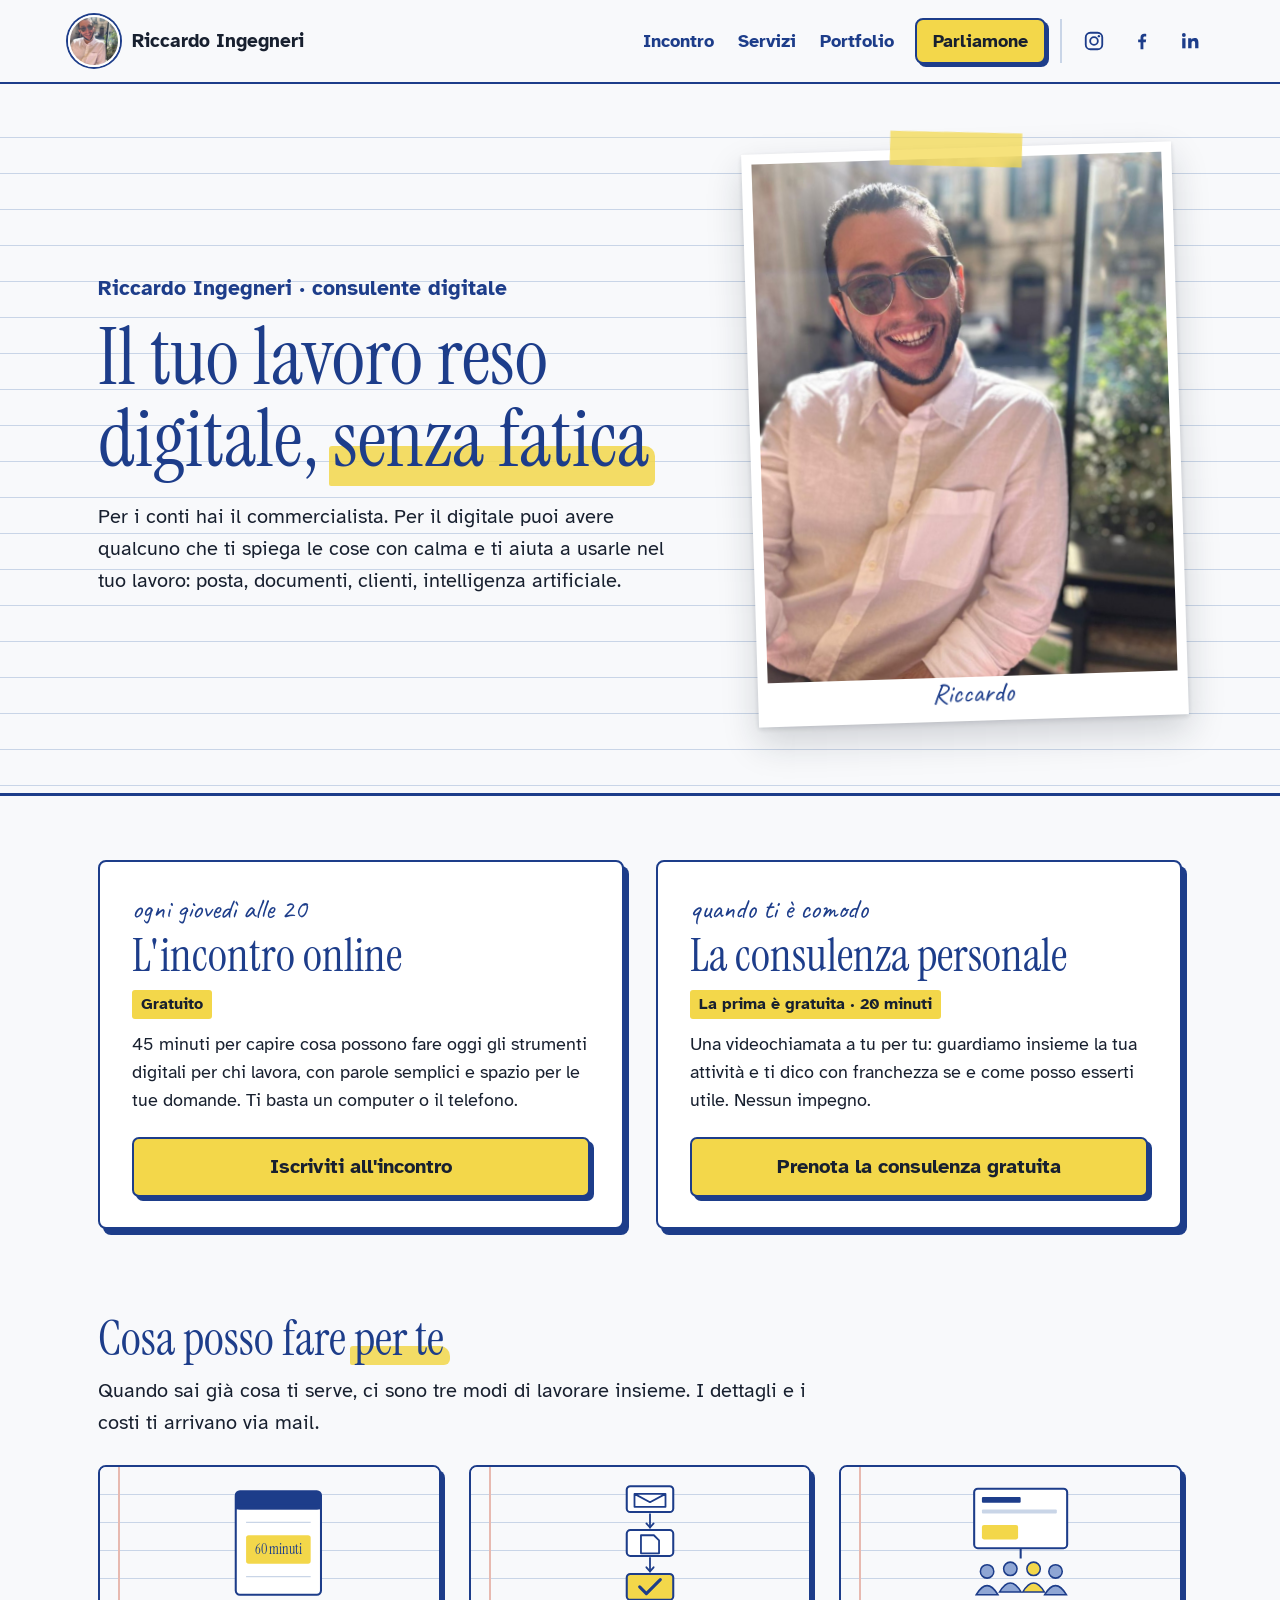
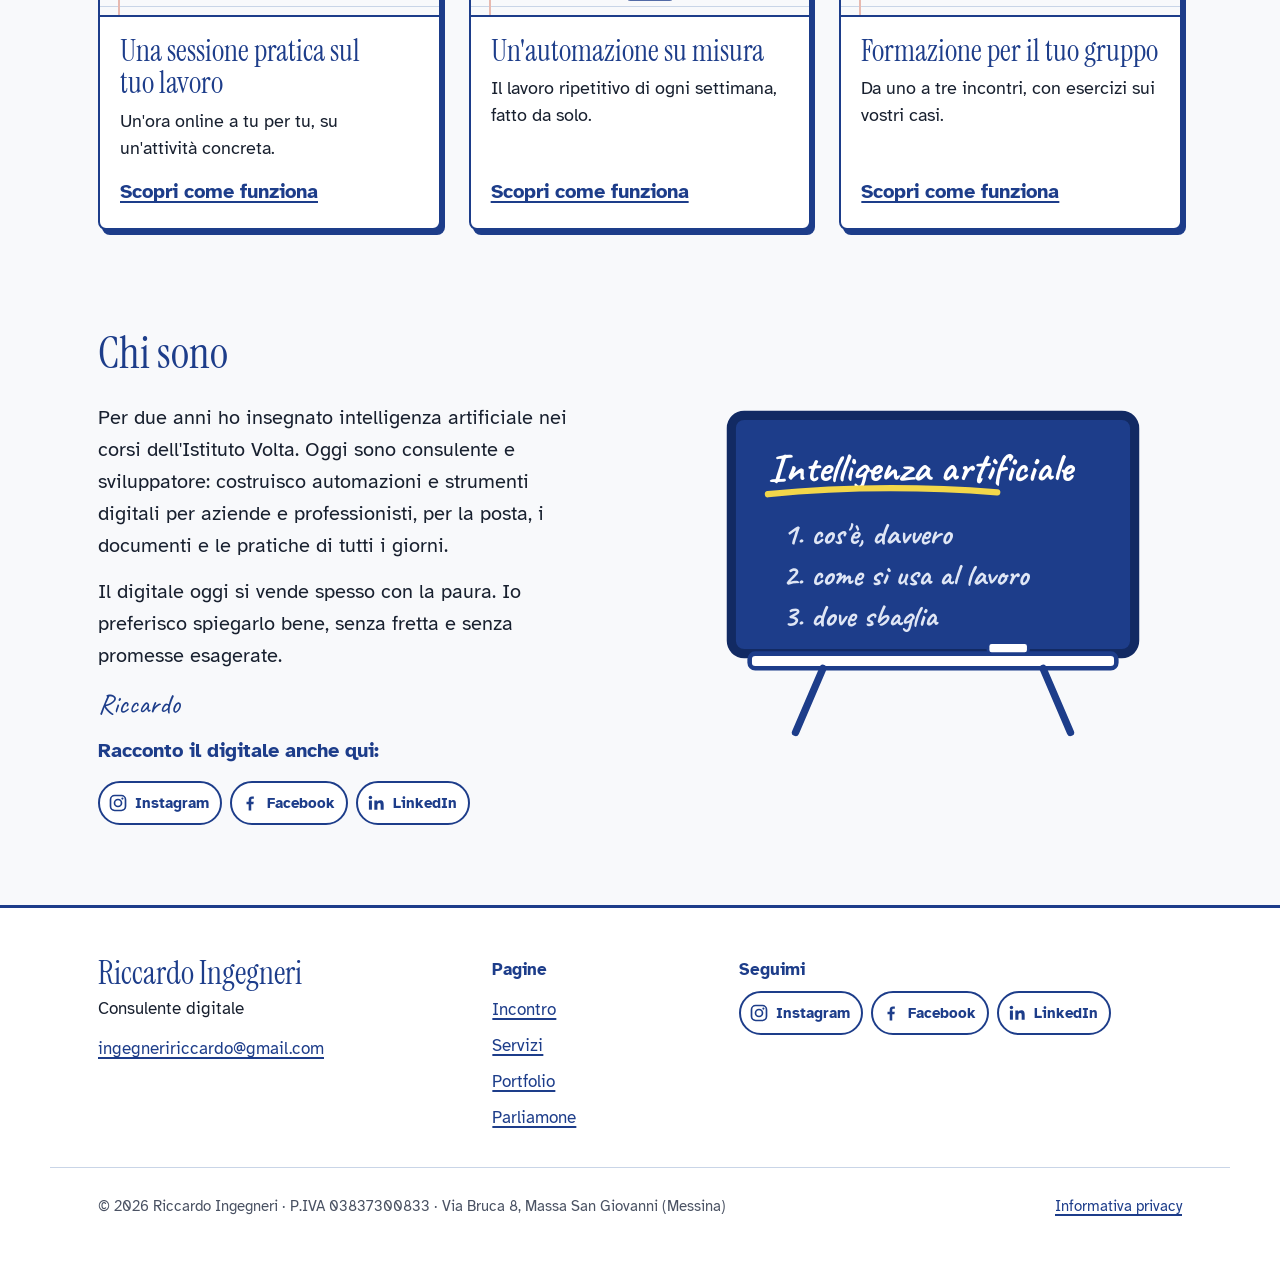
<file: index.html>
<!doctype html>
<html lang="it">
<head>
<meta charset="utf-8">
<meta name="viewport" content="width=device-width, initial-scale=1">
<link rel="icon" href="/img/logo/favicon.ico" sizes="any">
<link rel="icon" type="image/png" href="/img/logo/favicon-32.png">
<link rel="apple-touch-icon" href="/img/logo/apple-touch-icon.png">
<title>Riccardo Ingegneri, consulente digitale</title>
<meta name="description" content="Il tuo lavoro reso digitale, senza fatica. Un incontro online gratuito ogni giovedì alle 20 e una prima consulenza personale gratuita di 20 minuti.">
<meta property="og:title" content="Riccardo Ingegneri, consulente digitale">
<meta property="og:description" content="Il tuo lavoro reso digitale, senza fatica. Incontro online gratuito ogni giovedì alle 20 e prima consulenza gratuita di 20 minuti.">
<meta property="og:type" content="website">
<meta property="og:image" content="https://riccardoingegneri.it/img/riccardo.jpg">
<meta property="og:url" content="https://riccardoingegneri.it/">
<link rel="canonical" href="https://riccardoingegneri.it/">
<meta name="theme-color" content="#1d3d8a">
<link rel="preconnect" href="https://fonts.googleapis.com">
<link rel="preconnect" href="https://fonts.gstatic.com" crossorigin="">
<link href="https://fonts.googleapis.com/css2?family=Atkinson+Hyperlegible:wght@400;700&amp;family=Instrument+Serif&amp;family=Caveat:wght@700&amp;display=swap" rel="stylesheet">
<link rel="stylesheet" href="/assets/sito.css?v=20261029">
<style>
:root{
  --ink:#1d3d8a;      /* blu inchiostro */
  --text:#18202f;     /* testo */
  --paper:#f8f9fb;    /* carta */
  --rule:#c9d5e7;     /* righe del quaderno */
  --panel:#eceff5;
  --lamp:#f3d74a;     /* giallo evidenziatore */
  --margine:#e7b9b0;  /* margine rosso del quaderno */
}
*{box-sizing:border-box}
html{scroll-behavior:smooth}
body{margin:0;background:var(--paper);color:var(--text);font-family:'Atkinson Hyperlegible',system-ui,sans-serif;font-size:19px;line-height:1.6;-webkit-font-smoothing:antialiased;text-rendering:optimizeLegibility}
a{color:var(--ink);text-decoration-thickness:2px;text-underline-offset:3px}
a:focus-visible{outline:3px solid var(--lamp);outline-offset:3px}
h1,h2,h3{font-family:'Instrument Serif',Georgia,serif;font-weight:400;color:var(--ink);margin:0;text-wrap:pretty}
p{margin:0;text-wrap:pretty}
.wrap{max-width:1180px;margin:0 auto;padding:0 22px}

/* ---------- testata: la pagina del quaderno con la foto attaccata ---------- */
.foglio{background-color:var(--paper);background-image:repeating-linear-gradient(to bottom,transparent 0 35px,var(--rule) 35px 36px);background-position:0 18px;padding:30px 0 44px;border-bottom:3px solid var(--ink)}
.hero{display:grid;gap:30px;align-items:center}
.foto{position:relative;justify-self:center;width:min(100%,340px);margin:14px 0 4px;transform:rotate(-1.8deg)}
.foto img{display:block;width:100%;height:auto;aspect-ratio:3/4;object-fit:cover;object-position:50% 30%;background:#fff;border:10px solid #fff;border-bottom-width:44px;box-shadow:0 16px 34px rgba(24,32,47,.18),0 2px 5px rgba(24,32,47,.14)}
.foto::before{content:"";position:absolute;top:-16px;left:50%;width:132px;height:34px;margin-left:-66px;background:rgba(243,215,74,.72);transform:rotate(3deg);z-index:1}
.foto figcaption{position:absolute;left:0;right:0;bottom:6px;text-align:center;font-family:'Caveat',cursive;font-size:25px;color:var(--ink)}
.ruolo{font-size:19px;font-weight:700;color:var(--ink);margin-bottom:10px}
h1{position:relative;z-index:0;font-size:52px;line-height:1.03}
h1 .ev{position:relative;white-space:nowrap}
h1 .ev::before{content:"";position:absolute;left:-4px;right:-6px;bottom:6px;height:38%;background:var(--lamp);opacity:.85;z-index:-1;border-radius:3px 10px 6px 2px;transform-origin:left center}
@media (prefers-reduced-motion:no-preference){
  h1 .ev::before{transform:scaleX(0);animation:swipe .7s cubic-bezier(.6,.05,.3,1) .4s forwards}
}
@keyframes swipe{to{transform:scaleX(1)}}
.sub{margin-top:20px;max-width:34em}

/* ---------- le due porte ---------- */
.porte{display:grid;gap:22px;padding:44px 0 20px}
.porta{display:flex;flex-direction:column;background:#fff;border:2px solid var(--ink);border-radius:8px;padding:24px 22px 22px;text-decoration:none;color:var(--text);box-shadow:5px 6px 0 var(--ink);transition:transform .15s,box-shadow .15s}
.porta:hover{transform:translate(-1px,-2px);box-shadow:6px 8px 0 var(--ink)}
.porta:active{transform:translate(2px,3px);box-shadow:2px 2px 0 var(--ink)}
.quando{font-family:'Caveat',cursive;font-size:28px;line-height:1.1;color:var(--ink)}
.porta h2{font-size:38px;line-height:1.06;margin:6px 0 10px}
.gratis{display:inline-block;align-self:flex-start;background:var(--lamp);color:var(--text);font-weight:700;font-size:16px;padding:2px 9px;border-radius:3px;margin-bottom:12px}
.porta p{font-size:18px;line-height:1.55}
.vai{margin-top:auto;padding-top:22px}
/* un solo colore per i pulsanti d'azione di tutto il sito: giallo con bordo blu */
.vai span{display:flex;align-items:center;justify-content:center;min-height:60px;padding:0 20px;font-weight:700;font-size:20px;border-radius:7px;background:var(--lamp);color:var(--text);border:2px solid var(--ink);box-shadow:4px 4px 0 var(--ink)}

/* ---------- chi sono ---------- */
.racconto{padding:44px 0 52px;max-width:760px;margin:0 auto}
.racconto h2{font-size:36px;margin-bottom:14px}
.racconto p+p{margin-top:14px}
.nota{font-family:'Caveat',cursive;font-size:28px;color:var(--ink);line-height:1.25;margin-top:18px}


/* ---------- cosa posso fare per te: anteprima dei servizi ---------- */
.offerta{padding:34px 0 20px}
.offerta h2{font-size:38px;line-height:1.08}
.offerta .intro{margin-top:10px;max-width:36em}
.assaggi{display:grid;gap:22px;margin-top:26px}
.assaggio{display:flex;flex-direction:column;background:#fff;border:2px solid var(--ink);border-radius:8px;overflow:hidden;text-decoration:none;color:var(--text);box-shadow:4px 5px 0 var(--ink);transition:transform .2s cubic-bezier(.3,1.4,.5,1),box-shadow .2s}
.assaggio:hover{transform:translate(-2px,-4px) rotate(-.4deg);box-shadow:6px 9px 0 var(--ink)}
.assaggio:active{transform:translate(2px,3px);box-shadow:1px 1px 0 var(--ink)}
.assaggio .tav{position:relative;display:flex;justify-content:center;align-items:center;height:150px;padding:14px 10px 10px 30px;background-color:var(--paper);background-image:repeating-linear-gradient(to bottom,transparent 0 27px,var(--rule) 27px 28px);border-bottom:2px solid var(--ink)}
.assaggio .tav::before{content:"";position:absolute;left:18px;top:0;bottom:0;width:2px;background:var(--margine)}
.assaggio svg{height:124px;width:auto;transition:transform .35s cubic-bezier(.3,1.5,.5,1)}
.assaggio:hover svg{transform:scale(1.07) rotate(-2deg)}
.assaggio .corpo{display:flex;flex-direction:column;flex:1;padding:18px 20px 20px}
.assaggio h3{font-size:30px;line-height:1.08;margin-bottom:8px}
.assaggio p{font-size:18px;line-height:1.5}
.assaggio .leggi{margin-top:auto;padding-top:14px;font-weight:700;color:var(--ink);text-decoration:underline;text-decoration-thickness:2px;text-underline-offset:3px}

footer{border-top:3px solid var(--ink);padding:30px 0 52px;font-size:17px;line-height:1.75;text-align:center}
footer a{display:inline-flex;min-height:44px;align-items:center}

@media (min-width:900px){
  body{font-size:20px}
  .wrap{padding:0 48px}
  .foglio{padding:64px 0 72px}
  .hero{grid-template-columns:minmax(0,1.15fr) minmax(0,.85fr);gap:64px}
  .foto{order:2;width:min(100%,430px);margin:0}
  .foto figcaption{font-size:28px}
  h1{font-size:80px}
  .ruolo{font-size:21px}
  .porte{grid-template-columns:1fr 1fr;gap:32px;padding:64px 0 28px}
  .porta{padding:32px 32px 30px}
  .porta h2{font-size:46px}
  .offerta{padding:56px 0 24px}
  .offerta h2{font-size:48px}
  .assaggi{grid-template-columns:repeat(3,minmax(0,1fr));gap:28px}
  .racconto{padding:64px 0 80px;max-width:none}
  .racconto h2{font-size:44px}
}
</style>
</head>
<body>

<nav class="barra-sito" aria-label="Menu principale">
  <div class="barra-in">
    <a class="marchio" href="/"><img src="/img/riccardo.jpg" alt="" width="900" height="1200"><span>Riccardo Ingegneri</span></a>
    <ul>
      <li><a href="/webinar/">Incontro</a></li>
      <li><a href="/servizi/">Servizi</a></li>
      <li><a href="/portfolio/">Portfolio</a></li>
      <li><a class="parla" href="/parliamone/">Parliamone</a></li>
    </ul>
    <p class="barra-social"><a href="https://www.instagram.com/riccardoingegneri.it/" target="_blank" rel="noopener" aria-label="Instagram (si apre in una nuova scheda)"><svg viewBox="0 0 24 24" aria-hidden="true"><rect x="3" y="3" width="18" height="18" rx="5" fill="none" stroke="currentColor" stroke-width="2"/><circle cx="12" cy="12" r="4.2" fill="none" stroke="currentColor" stroke-width="2"/><circle cx="17.3" cy="6.7" r="1.3" fill="currentColor"/></svg></a><a href="https://www.facebook.com/957837211037426" target="_blank" rel="noopener" aria-label="Facebook (si apre in una nuova scheda)"><svg viewBox="0 0 24 24" aria-hidden="true"><path d="M13.5 21v-7.6h2.6l.4-3h-3V8.5c0-.9.3-1.5 1.5-1.5h1.6V4.3c-.3 0-1.2-.1-2.3-.1-2.3 0-3.9 1.4-3.9 4v2.2H7.8v3h2.6V21z" fill="currentColor"/></svg></a><a href="https://www.linkedin.com/in/riccardoingegneri" target="_blank" rel="noopener" aria-label="LinkedIn (si apre in una nuova scheda)"><svg viewBox="0 0 24 24" aria-hidden="true"><rect x="3.5" y="9" width="3.6" height="11" fill="currentColor"/><circle cx="5.3" cy="5.4" r="2.1" fill="currentColor"/><path d="M10 9h3.4v1.6c.5-.9 1.7-1.9 3.6-1.9 3.6 0 4.2 2.3 4.2 5.4V20h-3.6v-5.2c0-1.3 0-2.9-1.8-2.9s-2.1 1.4-2.1 2.8V20H10z" fill="currentColor"/></svg></a></p>
  </div>
  <span class="avanzamento" aria-hidden="true"></span>
</nav>

<header class="foglio">
  <div class="wrap hero">
    <figure class="foto">
      <img src="img/riccardo.jpg" alt="Riccardo Ingegneri" width="900" height="1200">
      <figcaption>Riccardo</figcaption>
    </figure>
    <div>
      <p class="ruolo">Riccardo Ingegneri · consulente digitale</p>
      <h1>Il tuo lavoro reso digitale, <span class="ev">senza fatica</span></h1>
      <p class="sub">Per i conti hai il commercialista. Per il digitale puoi avere qualcuno che ti spiega le cose con calma e ti aiuta a usarle nel tuo lavoro: posta, documenti, clienti, intelligenza artificiale.</p>
    </div>
  </div>
</header>

<main class="wrap">
  <div class="porte">
    <a class="porta" href="webinar/">
      <span class="quando">ogni giovedì alle 20</span>
      <h2>L'incontro online</h2>
      <span class="gratis">Gratuito</span>
      <p>45 minuti per capire cosa possono fare oggi gli strumenti digitali per chi lavora, con parole semplici e spazio per le tue domande. Ti basta un computer o il telefono.</p>
      <span class="vai"><span>Iscriviti all'incontro</span></span>
    </a>
    <a class="porta giallo" href="parliamone/">
      <span class="quando">quando ti è comodo</span>
      <h2>La consulenza personale</h2>
      <span class="gratis">La prima è gratuita · 20 minuti</span>
      <p>Una videochiamata a tu per tu: guardiamo insieme la tua attività e ti dico con franchezza se e come posso esserti utile. Nessun impegno.</p>
      <span class="vai"><span>Prenota la consulenza gratuita</span></span>
    </a>
  </div>

  <section class="offerta">
    <h2>Cosa posso fare <span class="segno">per te</span></h2>
    <p class="intro">Quando sai già cosa ti serve, ci sono tre modi di lavorare insieme. I dettagli e i costi ti arrivano via mail.</p>
    <div class="assaggi">
      <a class="assaggio" href="/servizi/#sessione">
        <span class="tav" aria-hidden="true"><svg viewBox="0 0 400 480"><rect x="30" y="40" width="330" height="400" rx="16" fill="#fff" stroke="#1d3d8a" stroke-width="8"/><rect x="30" y="40" width="330" height="70" rx="16" fill="#1d3d8a"/><rect x="30" y="90" width="330" height="20" fill="#1d3d8a"/><g stroke="#c9d5e7" stroke-width="5"><line x1="70" y1="160" x2="320" y2="160"/><line x1="70" y1="370" x2="320" y2="370"/></g><rect x="70" y="210" width="250" height="110" rx="10" fill="#f3d74a"/><text x="195" y="282" text-anchor="middle" font-family="Instrument Serif" font-size="54" fill="#1d3d8a">60 minuti</text></svg></span>
        <span class="corpo"><h3>Una sessione pratica sul tuo lavoro</h3><p>Un'ora online a tu per tu, su un'attività concreta.</p><span class="leggi">Scopri come funziona</span></span>
      </a>
      <a class="assaggio" href="/servizi/#automazione">
        <span class="tav" aria-hidden="true"><svg viewBox="80 0 240 480"><rect x="110" y="20" width="180" height="100" rx="14" fill="#fff" stroke="#1d3d8a" stroke-width="8"/><path d="M140 50 h120 v50 h-120 z M140 50 l60 32 l60 -32" fill="none" stroke="#1d3d8a" stroke-width="7" stroke-linejoin="round"/><rect x="110" y="190" width="180" height="100" rx="14" fill="#fff" stroke="#1d3d8a" stroke-width="8"/><path d="M165 210 h50 l20 20 v50 h-70 z" fill="none" stroke="#1d3d8a" stroke-width="7" stroke-linejoin="round"/><rect x="110" y="360" width="180" height="100" rx="14" fill="#f3d74a" stroke="#1d3d8a" stroke-width="8"/><path d="M160 410 l26 26 l54 -54" fill="none" stroke="#1d3d8a" stroke-width="12" stroke-linecap="round" stroke-linejoin="round"/><g stroke="#1d3d8a" stroke-width="7" fill="none" stroke-linecap="round"><path d="M200 128 v52"/><path d="M186 164 l14 16 l14 -16"/><path d="M200 298 v52"/><path d="M186 334 l14 16 l14 -16"/></g></svg></span>
        <span class="corpo"><h3>Un'automazione su misura</h3><p>Il lavoro ripetitivo di ogni settimana, fatto da solo.</p><span class="leggi">Scopri come funziona</span></span>
      </a>
      <a class="assaggio" href="/servizi/#formazione">
        <span class="tav" aria-hidden="true"><svg viewBox="0 0 400 480"><rect x="20" y="30" width="360" height="230" rx="14" fill="#fff" stroke="#1d3d8a" stroke-width="8"/><rect x="50" y="62" width="150" height="22" rx="4" fill="#1d3d8a"/><rect x="50" y="110" width="290" height="16" rx="4" fill="#c9d5e7"/><rect x="50" y="170" width="140" height="56" rx="8" fill="#f3d74a"/><line x1="200" y1="260" x2="200" y2="300" stroke="#1d3d8a" stroke-width="8"/><g fill="#8fa6d4" stroke="#1d3d8a" stroke-width="6"><circle cx="70" cy="350" r="26"/><path d="M28 440 q42 -70 84 0 z"/><circle cx="160" cy="340" r="26"/><path d="M118 430 q42 -70 84 0 z"/><circle cx="250" cy="340" r="26" fill="#f3d74a"/><path d="M208 430 q42 -70 84 0 z" fill="#f3d74a"/><circle cx="335" cy="350" r="26"/><path d="M293 440 q42 -70 84 0 z"/></g></svg></span>
        <span class="corpo"><h3>Formazione per il tuo gruppo</h3><p>Da uno a tre incontri, con esercizi sui vostri casi.</p><span class="leggi">Scopri come funziona</span></span>
      </a>
    </div>
  </section>

  <section class="racconto sez">
    <div class="sez-testo">
    <h2>Chi sono</h2>
    <p>Per due anni ho insegnato intelligenza artificiale nei corsi dell'Istituto Volta. Oggi sono consulente e sviluppatore: costruisco automazioni e strumenti digitali per aziende e professionisti, per la posta, i documenti e le pratiche di tutti i giorni.</p>
    <p>Il digitale oggi si vende spesso con la paura. Io preferisco spiegarlo bene, senza fretta e senza promesse esagerate.</p>
    <p class="nota">Riccardo</p>
    <p class="social-titolo">Racconto il digitale anche qui:</p>
    <p class="social"><a href="https://www.instagram.com/riccardoingegneri.it/" target="_blank" rel="noopener" aria-label="Instagram (si apre in una nuova scheda)"><svg viewBox="0 0 24 24" aria-hidden="true"><rect x="3" y="3" width="18" height="18" rx="5" fill="none" stroke="currentColor" stroke-width="2"/><circle cx="12" cy="12" r="4.2" fill="none" stroke="currentColor" stroke-width="2"/><circle cx="17.3" cy="6.7" r="1.3" fill="currentColor"/></svg><span>Instagram</span></a><a href="https://www.facebook.com/957837211037426" target="_blank" rel="noopener" aria-label="Facebook (si apre in una nuova scheda)"><svg viewBox="0 0 24 24" aria-hidden="true"><path d="M13.5 21v-7.6h2.6l.4-3h-3V8.5c0-.9.3-1.5 1.5-1.5h1.6V4.3c-.3 0-1.2-.1-2.3-.1-2.3 0-3.9 1.4-3.9 4v2.2H7.8v3h2.6V21z" fill="currentColor"/></svg><span>Facebook</span></a><a href="https://www.linkedin.com/in/riccardoingegneri" target="_blank" rel="noopener" aria-label="LinkedIn (si apre in una nuova scheda)"><svg viewBox="0 0 24 24" aria-hidden="true"><rect x="3.5" y="9" width="3.6" height="11" fill="currentColor"/><circle cx="5.3" cy="5.4" r="2.1" fill="currentColor"/><path d="M10 9h3.4v1.6c.5-.9 1.7-1.9 3.6-1.9 3.6 0 4.2 2.3 4.2 5.4V20h-3.6v-5.2c0-1.3 0-2.9-1.8-2.9s-2.1 1.4-2.1 2.8V20H10z" fill="currentColor"/></svg><span>LinkedIn</span></a></p>
    </div>
      <div class="sez-vis" aria-hidden="true">
        <svg viewBox="0 0 480 380">
          <rect x="20" y="20" width="440" height="260" rx="14" fill="#1d3d8a" stroke="#122a63" stroke-width="10"/>
          <text x="60" y="92" font-family="Caveat" font-weight="700" font-size="44" fill="#fff">Intelligenza artificiale</text>
          <path d="M60 106 q120 -12 250 -2" fill="none" stroke="#f3d74a" stroke-width="7" stroke-linecap="round"/>
          <g font-family="Caveat" font-weight="700" font-size="34" fill="#dfe6f5"><text x="76" y="160">1. cos'è, davvero</text><text x="76" y="205">2. come si usa al lavoro</text><text x="76" y="250">3. dove sbaglia</text></g>
          <rect x="40" y="280" width="400" height="16" rx="6" fill="#fff" stroke="#1d3d8a" stroke-width="5"/>
          <rect x="300" y="268" width="44" height="12" rx="4" fill="#fff" stroke="#1d3d8a" stroke-width="3"/>
          <path d="M120 296 l-30 70 M360 296 l30 70" stroke="#1d3d8a" stroke-width="8" stroke-linecap="round"/>
        
        </svg>
      </div>
  </section>
</main>

<footer class="piede">
  <div class="piede-in">
    <div class="piede-chi">
      <p class="piede-nome">Riccardo Ingegneri</p>
      <p>Consulente digitale</p>
      <p><a href="mailto:ingegneririccardo@gmail.com">ingegneririccardo@gmail.com</a></p>
    </div>
    <nav class="piede-col" aria-label="Pagine del sito">
      <p class="piede-tit">Pagine</p>
      <ul><li><a href="/webinar/">Incontro</a></li><li><a href="/servizi/">Servizi</a></li><li><a href="/portfolio/">Portfolio</a></li><li><a href="/parliamone/">Parliamone</a></li></ul>
    </nav>
    <div class="piede-col">
      <p class="piede-tit">Seguimi</p>
      <p class="social"><a href="https://www.instagram.com/riccardoingegneri.it/" target="_blank" rel="noopener" aria-label="Instagram (si apre in una nuova scheda)"><svg viewBox="0 0 24 24" aria-hidden="true"><rect x="3" y="3" width="18" height="18" rx="5" fill="none" stroke="currentColor" stroke-width="2"/><circle cx="12" cy="12" r="4.2" fill="none" stroke="currentColor" stroke-width="2"/><circle cx="17.3" cy="6.7" r="1.3" fill="currentColor"/></svg><span>Instagram</span></a><a href="https://www.facebook.com/957837211037426" target="_blank" rel="noopener" aria-label="Facebook (si apre in una nuova scheda)"><svg viewBox="0 0 24 24" aria-hidden="true"><path d="M13.5 21v-7.6h2.6l.4-3h-3V8.5c0-.9.3-1.5 1.5-1.5h1.6V4.3c-.3 0-1.2-.1-2.3-.1-2.3 0-3.9 1.4-3.9 4v2.2H7.8v3h2.6V21z" fill="currentColor"/></svg><span>Facebook</span></a><a href="https://www.linkedin.com/in/riccardoingegneri" target="_blank" rel="noopener" aria-label="LinkedIn (si apre in una nuova scheda)"><svg viewBox="0 0 24 24" aria-hidden="true"><rect x="3.5" y="9" width="3.6" height="11" fill="currentColor"/><circle cx="5.3" cy="5.4" r="2.1" fill="currentColor"/><path d="M10 9h3.4v1.6c.5-.9 1.7-1.9 3.6-1.9 3.6 0 4.2 2.3 4.2 5.4V20h-3.6v-5.2c0-1.3 0-2.9-1.8-2.9s-2.1 1.4-2.1 2.8V20H10z" fill="currentColor"/></svg><span>LinkedIn</span></a></p>
    </div>
  </div>
  <div class="piede-fondo">
    <p>© 2026 Riccardo Ingegneri · P.IVA 03837300833 · Via Bruca 8, Massa San Giovanni (Messina)</p>
    <p><a href="/privacy/">Informativa privacy</a></p>
  </div>
</footer>

<script src="/assets/sito.js?v=20261029"></script>
<!-- Cloudflare Web Analytics --><script type='module' src='https://static.cloudflareinsights.com/beacon.min.js' data-cf-beacon='{"token": "07f9f75d46ac4bcd8fdc00e0d40977d0"}'></script><!-- End Cloudflare Web Analytics -->
</body>
</html>
</file>
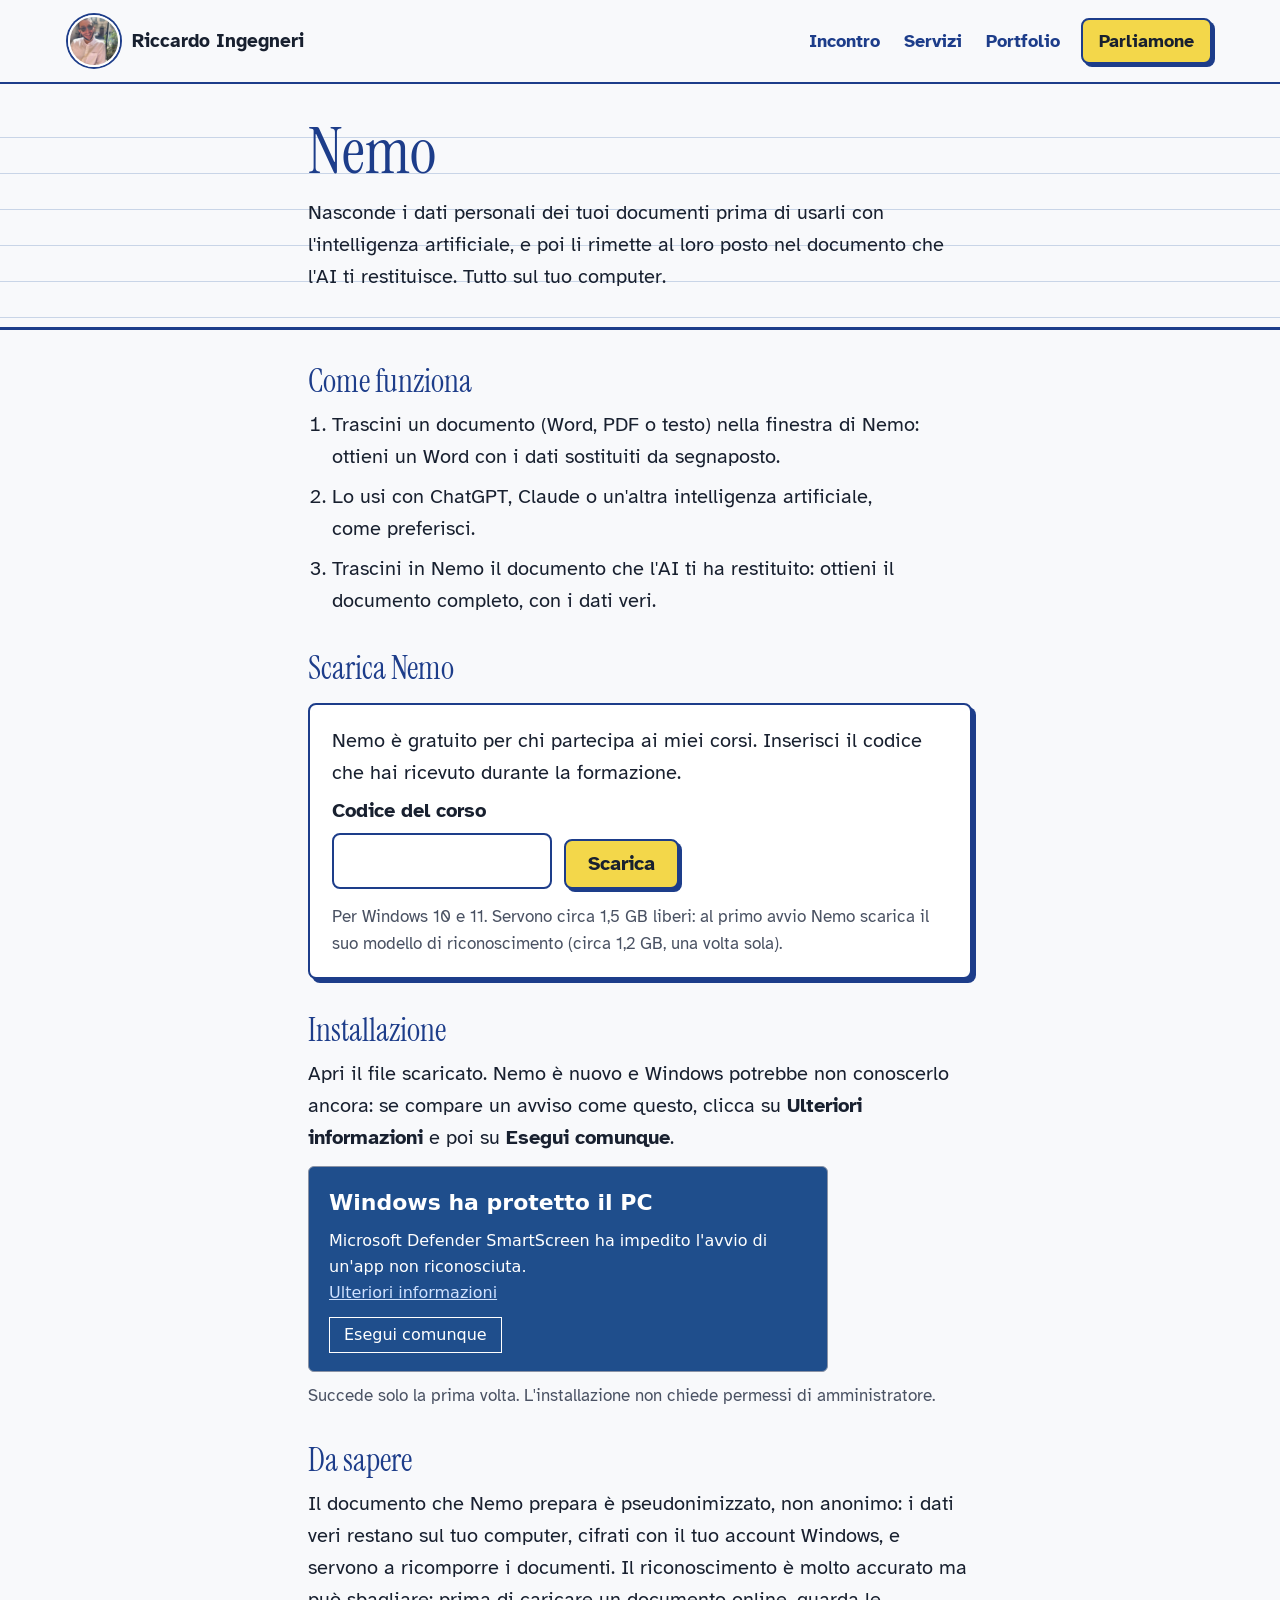
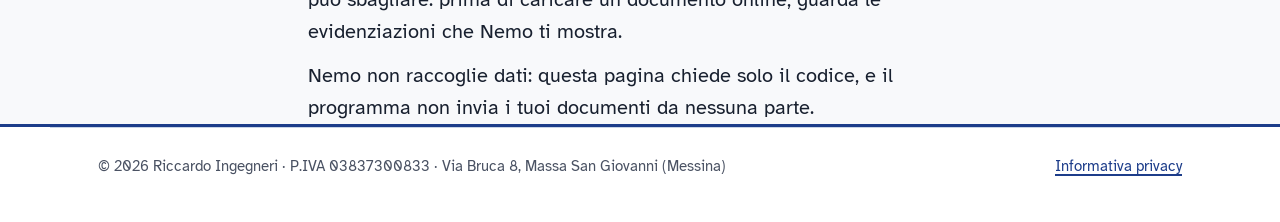
<file: nemo/index.html>
<!doctype html>
<html lang="it">
<head>
<meta charset="utf-8">
<meta name="viewport" content="width=device-width, initial-scale=1">
<link rel="icon" href="/img/logo/favicon.ico" sizes="any">
<link rel="icon" type="image/png" href="/img/logo/favicon-32.png">
<link rel="apple-touch-icon" href="/img/logo/apple-touch-icon.png">
<title>Nemo · Riccardo Ingegneri</title>
<meta name="description" content="Nemo nasconde i dati personali dei tuoi documenti prima di usarli con l'intelligenza artificiale, e poi li rimette al loro posto. Gratuito per chi partecipa ai miei corsi.">
<meta name="robots" content="noindex">
<link rel="canonical" href="https://riccardoingegneri.it/nemo/">
<meta name="theme-color" content="#1d3d8a">
<link rel="preconnect" href="https://fonts.googleapis.com">
<link rel="preconnect" href="https://fonts.gstatic.com" crossorigin="">
<link href="https://fonts.googleapis.com/css2?family=Atkinson+Hyperlegible:wght@400;700&amp;family=Instrument+Serif&amp;family=Caveat:wght@700&amp;display=swap" rel="stylesheet">
<link rel="stylesheet" href="/assets/sito.css?v=20261029">
<style>
:root{--ink:#1d3d8a;--text:#18202f;--paper:#f8f9fb;--rule:#c9d5e7;--panel:#eceff5;--lamp:#f3d74a}
*{box-sizing:border-box}
body{margin:0;background:var(--paper);color:var(--text);font-family:'Atkinson Hyperlegible',system-ui,sans-serif;font-size:19px;line-height:1.6;-webkit-font-smoothing:antialiased}
a{color:var(--ink);text-decoration-thickness:2px;text-underline-offset:3px}
a:focus-visible,button:focus-visible,input:focus-visible{outline:3px solid var(--lamp);outline-offset:3px}
h1,h2{font-family:'Instrument Serif',Georgia,serif;font-weight:400;color:var(--ink);margin:0;text-wrap:pretty}
p,ul,ol{margin:0;text-wrap:pretty}
.wrap{max-width:760px;margin:0 auto;padding:0 22px}
.foglio{background-image:repeating-linear-gradient(to bottom,transparent 0 35px,var(--rule) 35px 36px);background-position:0 18px;padding:34px 0;border-bottom:3px solid var(--ink)}
h1{font-size:46px;line-height:1.05}
.sub{margin-top:12px}
main{padding:20px 0 56px}
h2{font-size:32px;line-height:1.1;margin:34px 0 10px}
p+p{margin-top:12px}
.scheda{background:#fff;border:2px solid var(--ink);border-radius:8px;box-shadow:4px 4px 0 var(--ink);padding:20px 22px;margin-top:16px}
.passi{padding-left:24px}.passi li+li{margin-top:8px}
form{display:flex;flex-wrap:wrap;gap:12px;align-items:flex-end;margin-top:6px}
label{display:block;font-weight:700;margin-bottom:6px}
input{font:inherit;font-size:20px;letter-spacing:.12em;text-transform:uppercase;padding:10px 14px;border:2px solid var(--ink);border-radius:8px;width:220px;background:#fff}
button{font:inherit;font-weight:700;min-height:50px;padding:0 22px;background:var(--lamp);color:var(--text);border:2px solid var(--ink);border-radius:8px;box-shadow:3px 3px 0 var(--ink);cursor:pointer}
button:active{transform:translate(2px,2px);box-shadow:1px 1px 0 var(--ink)}
button:disabled{opacity:.6;cursor:default}
.esito{margin-top:14px;font-weight:700}
.esito.no{color:#b3261e}
.finestra{margin-top:12px;border:1px solid #8a93a6;border-radius:6px;background:#1f4e8c;color:#fff;padding:18px 20px;font-family:'Segoe UI',system-ui,sans-serif;font-size:16px;max-width:520px}
.finestra strong{display:block;font-size:22px;font-weight:600;margin-bottom:8px}
.finestra u{color:#cfe1ff}
.finestra span{display:inline-block;margin-top:12px;border:1px solid #fff;padding:4px 14px}
.nota{font-size:17px;color:#4a5263;margin-top:10px}
@media (min-width:900px){body{font-size:20px}.wrap{padding:0 48px}h1{font-size:64px}}
</style>
</head>
<body>

<nav class="barra-sito" aria-label="Menu principale">
  <div class="barra-in">
    <a class="marchio" href="/"><img src="/img/riccardo.jpg" alt="" width="900" height="1200"><span>Riccardo Ingegneri</span></a>
    <ul>
      <li><a href="/webinar/">Incontro</a></li>
      <li><a href="/servizi/">Servizi</a></li>
      <li><a href="/portfolio/">Portfolio</a></li>
      <li><a class="parla" href="/parliamone/">Parliamone</a></li>
    </ul>
  </div>
  <span class="avanzamento" aria-hidden="true"></span>
</nav>

<header class="foglio">
  <div class="wrap">
    <h1>Nemo</h1>
    <p class="sub">Nasconde i dati personali dei tuoi documenti prima di usarli con l'intelligenza artificiale, e poi li rimette al loro posto nel documento che l'AI ti restituisce. Tutto sul tuo computer.</p>
  </div>
</header>

<main class="wrap">
  <h2>Come funziona</h2>
  <ol class="passi">
    <li>Trascini un documento (Word, PDF o testo) nella finestra di Nemo: ottieni un Word con i dati sostituiti da segnaposto.</li>
    <li>Lo usi con ChatGPT, Claude o un'altra intelligenza artificiale, come preferisci.</li>
    <li>Trascini in Nemo il documento che l'AI ti ha restituito: ottieni il documento completo, con i dati veri.</li>
  </ol>

  <h2>Scarica Nemo</h2>
  <div class="scheda">
    <p>Nemo è gratuito per chi partecipa ai miei corsi. Inserisci il codice che hai ricevuto durante la formazione.</p>
    <form id="modulo">
      <div>
        <label for="codice">Codice del corso</label>
        <input id="codice" name="codice" autocomplete="off" spellcheck="false" required>
      </div>
      <button type="submit" id="scarica">Scarica</button>
    </form>
    <p class="esito" id="esito" role="status" aria-live="polite"></p>
    <p class="nota">Per Windows 10 e 11. Servono circa 1,5 GB liberi: al primo avvio Nemo scarica il suo modello di riconoscimento (circa 1,2 GB, una volta sola).</p>
  </div>

  <h2>Installazione</h2>
  <p>Apri il file scaricato. Nemo è nuovo e Windows potrebbe non conoscerlo ancora: se compare un avviso come questo, clicca su <strong>Ulteriori informazioni</strong> e poi su <strong>Esegui comunque</strong>.</p>
  <div class="finestra" role="img" aria-label="Esempio dell'avviso di Windows: Windows ha protetto il PC, con il collegamento Ulteriori informazioni e il pulsante Esegui comunque">
    <strong>Windows ha protetto il PC</strong>
    Microsoft Defender SmartScreen ha impedito l'avvio di un'app non riconosciuta.<br><u>Ulteriori informazioni</u><br>
    <span>Esegui comunque</span>
  </div>
  <p class="nota">Succede solo la prima volta. L'installazione non chiede permessi di amministratore.</p>

  <h2>Da sapere</h2>
  <p>Il documento che Nemo prepara è pseudonimizzato, non anonimo: i dati veri restano sul tuo computer, cifrati con il tuo account Windows, e servono a ricomporre i documenti. Il riconoscimento è molto accurato ma può sbagliare: prima di caricare un documento online, guarda le evidenziazioni che Nemo ti mostra.</p>
  <p>Nemo non raccoglie dati: questa pagina chiede solo il codice, e il programma non invia i tuoi documenti da nessuna parte.</p>
</main>

<footer class="piede">
  <div class="piede-fondo">
    <p>© 2026 Riccardo Ingegneri · P.IVA 03837300833 · Via Bruca 8, Massa San Giovanni (Messina)</p>
    <p><a href="/privacy/">Informativa privacy</a></p>
  </div>
</footer>

<script>
const VERIFICA = 'https://script.google.com/macros/s/AKfycbyUoNIDyAbVTwMedfI-dHNd5kCuSwP1jvDudOJ5I5efAcqflpBxLSUoLbS765_kMdhSeg/exec';
const modulo = document.getElementById('modulo'), esito = document.getElementById('esito'), bottone = document.getElementById('scarica');
modulo.addEventListener('submit', async (e) => {
  e.preventDefault();
  const codice = document.getElementById('codice').value.trim();
  bottone.disabled = true; esito.className = 'esito'; esito.textContent = 'Controllo del codice…';
  try {
    const r = await fetch(VERIFICA + '?codice=' + encodeURIComponent(codice));
    const d = await r.json();
    if (d.ok) { esito.textContent = 'Codice corretto: il download sta partendo.'; window.location.href = d.url; }
    else { esito.className = 'esito no'; esito.textContent = 'Codice non valido. Controlla di averlo scritto come ti è stato dato.'; }
  } catch (err) {
    esito.className = 'esito no'; esito.textContent = 'Non riesco a controllare il codice in questo momento. Riprova tra poco.';
  } finally { bottone.disabled = false; }
});
</script>
<script src="/assets/sito.js?v=20261029"></script>
</body>
</html>
</file>
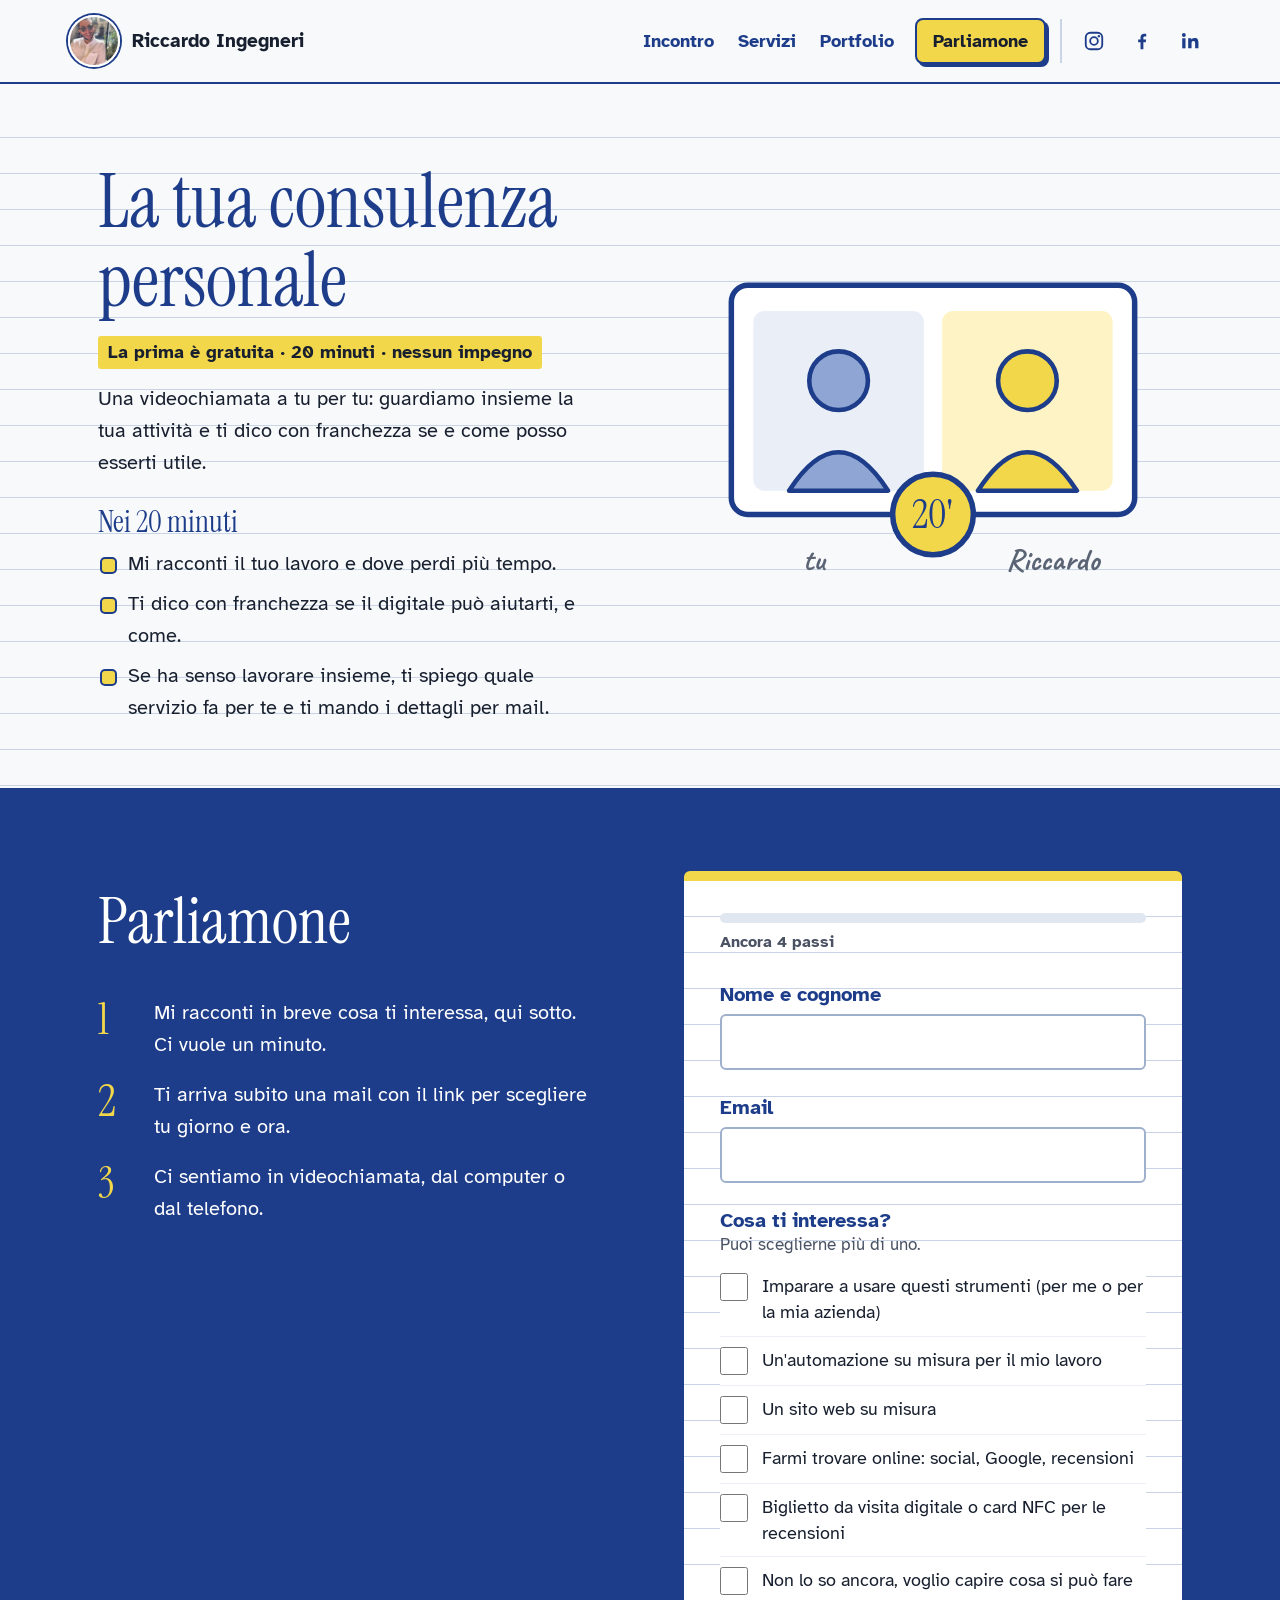
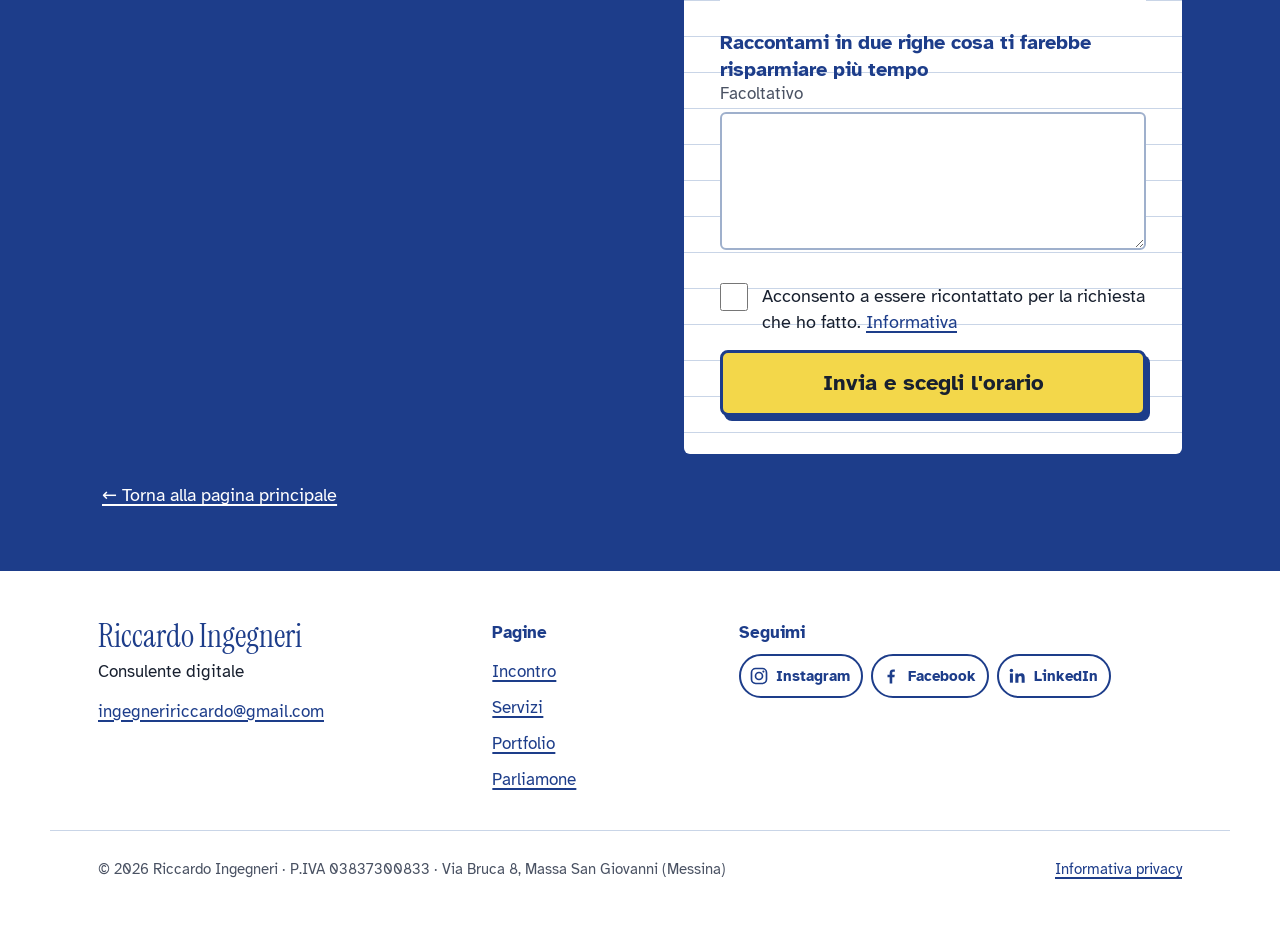
<file: parliamone/index.html>
<!doctype html>
<html lang="it">
<head>
<meta charset="utf-8">
<meta name="viewport" content="width=device-width, initial-scale=1">
<link rel="icon" href="/img/logo/favicon.ico" sizes="any">
<link rel="icon" type="image/png" href="/img/logo/favicon-32.png">
<link rel="apple-touch-icon" href="/img/logo/apple-touch-icon.png">
<title>Consulenza gratuita di 20 minuti con Riccardo Ingegneri</title>
<meta name="description" content="Una videochiamata di 20 minuti a tu per tu per guardare insieme la tua attività. La prima consulenza è gratuita e senza impegno.">
<meta property="og:title" content="Consulenza gratuita di 20 minuti con Riccardo Ingegneri">
<meta property="og:description" content="Dimmi di cosa ti occupi e scegli tu l'orario. Gratuita e senza impegno.">
<meta property="og:image" content="https://riccardoingegneri.it/img/riccardo.jpg">
<meta property="og:url" content="https://riccardoingegneri.it/parliamone/">
<link rel="canonical" href="https://riccardoingegneri.it/parliamone/">
<meta name="theme-color" content="#1d3d8a">
<link rel="preconnect" href="https://fonts.googleapis.com">
<link rel="preconnect" href="https://fonts.gstatic.com" crossorigin="">
<link href="https://fonts.googleapis.com/css2?family=Atkinson+Hyperlegible:wght@400;700&amp;family=Instrument+Serif&amp;family=Caveat:wght@700&amp;display=swap" rel="stylesheet">
<link rel="stylesheet" href="/assets/sito.css?v=20261029">
<style>
:root{--ink:#1d3d8a;--text:#18202f;--paper:#f8f9fb;--rule:#c9d5e7;--panel:#eceff5;--lamp:#f3d74a}
*{box-sizing:border-box}
body{margin:0;background:var(--paper);color:var(--text);font-family:'Atkinson Hyperlegible',system-ui,sans-serif;font-size:19px;line-height:1.6;-webkit-font-smoothing:antialiased}
a{color:var(--ink);text-decoration-thickness:2px;text-underline-offset:3px}
a:focus-visible,button:focus-visible{outline:3px solid var(--lamp);outline-offset:3px}
h1,h2,h3{font-family:'Instrument Serif',Georgia,serif;font-weight:400;color:var(--ink);margin:0;text-wrap:pretty}
p{margin:0;text-wrap:pretty}
[hidden]{display:none!important}
.wrap{max-width:720px;margin:0 auto;padding:0 22px}

/* testata */
.foglio{background-image:repeating-linear-gradient(to bottom,transparent 0 35px,var(--rule) 35px 36px);background-position:0 18px;padding:22px 0 36px;border-bottom:3px solid var(--ink)}
.casa{display:inline-flex;align-items:center;gap:12px;min-height:48px;text-decoration:none;color:var(--text);font-weight:700}
.casa img{width:52px;height:52px;border-radius:50%;object-fit:cover;object-position:50% 25%;border:3px solid #fff;box-shadow:0 0 0 2px var(--ink)}
h1{font-size:48px;line-height:1.04;margin-top:22px}
.gratis{display:inline-block;background:var(--lamp);font-weight:700;padding:2px 10px;border-radius:3px;margin-top:16px;font-size:18px}
.sub{margin-top:14px}
.cosa-titolo{font-size:30px;line-height:1.1;margin-top:26px}
.cosa{list-style:none;margin:10px 0 0;padding:0;display:grid;gap:8px}
.cosa li{position:relative;padding-left:30px}
.cosa li::before{content:"";position:absolute;left:4px;top:.55em;width:13px;height:13px;border-radius:3px;background:var(--lamp);box-shadow:0 0 0 2px var(--ink)}

/* i tre passaggi, sul blu accanto al modulo */
.passi{list-style:none;margin:0;padding:6px 0 30px;color:#fff;display:flex;flex-direction:column;gap:18px}
.passi li{display:grid;grid-template-columns:44px minmax(0,1fr);gap:12px}
.passi .n{font-family:'Instrument Serif',Georgia,serif;font-size:44px;line-height:1;color:var(--lamp)}

/* modulo */
.banda{background:var(--ink);padding:36px 0 22px}
.banda h2{color:#fff;font-size:40px;margin-bottom:18px}
.sheet{background-color:#fff;background-image:repeating-linear-gradient(to bottom,transparent 0 35px,var(--rule) 35px 36px);border-radius:6px;border-top:10px solid var(--lamp);padding:28px 22px 30px}
.campo{margin-bottom:24px}
.campo label,.campo legend{display:block;font-weight:700;font-size:20px;line-height:1.35;margin-bottom:6px;color:var(--ink);padding:0}
.aiuto{display:block;font-weight:400;font-size:17px;color:#4a5263}
fieldset{border:0;margin:0 0 24px;padding:0;min-width:0}
.campo input[type=text],.campo input[type=email],.campo textarea{display:block;width:100%;min-height:56px;padding:10px 14px;font:inherit;font-size:19px;color:var(--text);background:#fff;border:2px solid #9fb0cc;border-radius:6px}
.campo textarea{min-height:120px;resize:vertical;line-height:1.5}
.campo input:focus,.campo textarea:focus{outline:3px solid var(--lamp);outline-offset:1px;border-color:var(--ink)}
[aria-invalid="true"]{border-color:#b3261e!important}
.errore{display:block;margin-top:6px;font-size:17px;color:#b3261e;font-weight:700}
.spunta{display:flex;gap:14px;align-items:flex-start;padding:9px 0;font-size:18px;line-height:1.45;cursor:pointer}
.spunta input{flex:none;width:28px;height:28px;margin:0;accent-color:var(--ink);cursor:pointer}
.campo .spunta{display:flex;margin:0;font-weight:400;font-size:18px;line-height:1.45;color:var(--text);border-top:1px solid var(--panel);background:#fff;padding:10px 0}
.campo .spunta:first-of-type{border-top:0}
.invia{display:flex;align-items:center;justify-content:center;width:100%;min-height:66px;margin-top:6px;padding:0 20px;font:inherit;font-size:22px;font-weight:700;color:var(--text);background:var(--lamp);border:3px solid var(--ink);border-radius:8px;box-shadow:4px 5px 0 var(--ink);cursor:pointer}
.invia:hover{background:#f7e27a}
.invia:active{transform:translate(2px,3px);box-shadow:2px 2px 0 var(--ink)}
.invia[disabled]{opacity:.7;cursor:wait}
.problema{margin-top:16px;padding:12px 14px;background:#fdf0ee;border-left:4px solid #b3261e;font-size:18px}
.problema a{font-weight:700}
.grazie h3{font-size:40px;line-height:1.1;margin-bottom:12px}
.grazie p{font-size:20px}
.grazie p+p{margin-top:12px}
.grazie a.bt{display:flex;align-items:center;justify-content:center;min-height:60px;margin-top:20px;font-weight:700;font-size:20px;border-radius:7px;text-decoration:none;background:var(--lamp);color:var(--text);border:2px solid var(--ink);box-shadow:4px 4px 0 var(--ink)}
.fallback{padding:18px 4px 8px;font-size:18px}
.fallback a{color:#fff;display:inline-flex;min-height:48px;align-items:center}

footer{padding:30px 0 52px;font-size:17px;line-height:1.75;text-align:center}
footer a{display:inline-flex;min-height:44px;align-items:center}
@media (min-width:860px){
  body{font-size:20px}
  .foglio{padding:36px 0 52px}
  h1{font-size:64px}
  .banda{padding:56px 0 34px}
  .banda h2{font-size:48px}
  .sheet{padding:36px 36px 38px}
}
@media (min-width:900px){
  .wrap{max-width:1180px;padding:0 48px}
  .foglio{padding:56px 0 64px}
  h1{font-size:76px}
  .banda{padding:80px 0 40px}
  .banda h2{font-size:64px}
}
</style>
</head>
<body>

<nav class="barra-sito" aria-label="Menu principale">
  <div class="barra-in">
    <a class="marchio" href="/"><img src="/img/riccardo.jpg" alt="" width="900" height="1200"><span>Riccardo Ingegneri</span></a>
    <ul>
      <li><a href="/webinar/">Incontro</a></li>
      <li><a href="/servizi/">Servizi</a></li>
      <li><a href="/portfolio/">Portfolio</a></li>
      <li><a class="parla" href="/parliamone/">Parliamone</a></li>
    </ul>
    <p class="barra-social"><a href="https://www.instagram.com/riccardoingegneri.it/" target="_blank" rel="noopener" aria-label="Instagram (si apre in una nuova scheda)"><svg viewBox="0 0 24 24" aria-hidden="true"><rect x="3" y="3" width="18" height="18" rx="5" fill="none" stroke="currentColor" stroke-width="2"/><circle cx="12" cy="12" r="4.2" fill="none" stroke="currentColor" stroke-width="2"/><circle cx="17.3" cy="6.7" r="1.3" fill="currentColor"/></svg></a><a href="https://www.facebook.com/957837211037426" target="_blank" rel="noopener" aria-label="Facebook (si apre in una nuova scheda)"><svg viewBox="0 0 24 24" aria-hidden="true"><path d="M13.5 21v-7.6h2.6l.4-3h-3V8.5c0-.9.3-1.5 1.5-1.5h1.6V4.3c-.3 0-1.2-.1-2.3-.1-2.3 0-3.9 1.4-3.9 4v2.2H7.8v3h2.6V21z" fill="currentColor"/></svg></a><a href="https://www.linkedin.com/in/riccardoingegneri" target="_blank" rel="noopener" aria-label="LinkedIn (si apre in una nuova scheda)"><svg viewBox="0 0 24 24" aria-hidden="true"><rect x="3.5" y="9" width="3.6" height="11" fill="currentColor"/><circle cx="5.3" cy="5.4" r="2.1" fill="currentColor"/><path d="M10 9h3.4v1.6c.5-.9 1.7-1.9 3.6-1.9 3.6 0 4.2 2.3 4.2 5.4V20h-3.6v-5.2c0-1.3 0-2.9-1.8-2.9s-2.1 1.4-2.1 2.8V20H10z" fill="currentColor"/></svg></a></p>
  </div>
  <span class="avanzamento" aria-hidden="true"></span>
</nav>

<header class="foglio">
  <div class="wrap sez">
    <div class="sez-testo">
    <h1>La tua consulenza personale</h1>
    <span class="gratis">La prima è gratuita · 20 minuti · nessun impegno</span>
    <p class="sub">Una videochiamata a tu per tu: guardiamo insieme la tua attività e ti dico con franchezza se e come posso esserti utile.</p>
    <h2 class="cosa-titolo">Nei 20 minuti</h2>
    <ul class="cosa">
      <li>Mi racconti il tuo lavoro e dove perdi più tempo.</li>
      <li>Ti dico con franchezza se il digitale può aiutarti, e come.</li>
      <li>Se ha senso lavorare insieme, ti spiego quale servizio fa per te e ti mando i dettagli per mail.</li>
    </ul>
    </div>
      <div class="sez-vis" aria-hidden="true">
        <svg viewBox="0 0 480 360">
          <rect x="20" y="20" width="440" height="250" rx="18" fill="#fff" stroke="#1d3d8a" stroke-width="6"/>
          <rect x="44" y="48" width="186" height="196" rx="12" fill="#e9eef7"/><rect x="250" y="48" width="186" height="196" rx="12" fill="#fdf3c4"/>
          <circle cx="137" cy="124" r="32" fill="#8fa6d4" stroke="#1d3d8a" stroke-width="5"/><path d="M83 244 q54 -84 108 0 z" fill="#8fa6d4" stroke="#1d3d8a" stroke-width="5" stroke-linejoin="round"/>
          <circle cx="343" cy="124" r="32" fill="#f3d74a" stroke="#1d3d8a" stroke-width="5"/><path d="M289 244 q54 -84 108 0 z" fill="#f3d74a" stroke="#1d3d8a" stroke-width="5" stroke-linejoin="round"/>
          <circle cx="240" cy="270" r="44" fill="#f3d74a" stroke="#1d3d8a" stroke-width="6"/>
          <text x="240" y="285" text-anchor="middle" font-family="Instrument Serif" font-size="44" fill="#1d3d8a">20'</text>
          <text x="110" y="330" text-anchor="middle" font-family="Caveat" font-weight="700" font-size="34" fill="#5b6475">tu</text>
          <text x="370" y="330" text-anchor="middle" font-family="Caveat" font-weight="700" font-size="34" fill="#5b6475">Riccardo</text>
        </svg>
      </div>
  </div>
</header>

<main>

  <div class="banda" id="modulo-consulenza">
    <div class="wrap sez sez-modulo">
      <div class="sez-testo">
      <h2>Parliamone</h2>
      <ol class="passi">
      <li><span class="n">1</span><p>Mi racconti in breve cosa ti interessa, qui sotto. Ci vuole un minuto.</p></li>
      <li><span class="n">2</span><p>Ti arriva subito una mail con il link per scegliere tu giorno e ora.</p></li>
      <li><span class="n">3</span><p>Ci sentiamo in videochiamata, dal computer o dal telefono.</p></li>
    </ol>
      </div>
      <div class="sheet">
        <!-- Il modulo invia i dati al Google Form «Voglio saperne di più»: la mail con il link per prenotare parte da Apps Script -->
        <form id="modulo" novalidate data-passi>
          <div class="campo">
            <label for="f-nome">Nome e cognome</label>
            <input id="f-nome" data-passo name="entry.1710759694" type="text" autocomplete="name" required>
          </div>
          <div class="campo">
            <label for="f-email">Email</label>
            <input id="f-email" data-passo name="entry.611068517" type="email" autocomplete="email" inputmode="email" required>
          </div>
          <fieldset class="campo" id="f-interessi" data-passo>
            <legend>Cosa ti interessa? <span class="aiuto">Puoi sceglierne più di uno.</span></legend>
            <label class="spunta"><input type="checkbox" name="entry.1002371076" value="Imparare a usare questi strumenti (per me o per la mia azienda)"><span>Imparare a usare questi strumenti (per me o per la mia azienda)</span></label>
            <label class="spunta"><input type="checkbox" name="entry.1002371076" value="Un'automazione su misura per il mio lavoro"><span>Un'automazione su misura per il mio lavoro</span></label>
            <label class="spunta"><input type="checkbox" name="entry.1002371076" value="Un sito web su misura"><span>Un sito web su misura</span></label>
            <label class="spunta"><input type="checkbox" name="entry.1002371076" value="Farmi trovare online: social, Google, recensioni"><span>Farmi trovare online: social, Google, recensioni</span></label>
            <label class="spunta"><input type="checkbox" name="entry.1002371076" value="Biglietto da visita digitale o card NFC per le recensioni"><span>Biglietto da visita digitale o card NFC per le recensioni</span></label>
            <label class="spunta"><input type="checkbox" name="entry.1002371076" value="Non lo so ancora, voglio capire cosa si può fare"><span>Non lo so ancora, voglio capire cosa si può fare</span></label>
          </fieldset>
          <div class="campo">
            <label for="f-messaggio">Raccontami in due righe cosa ti farebbe risparmiare più tempo <span class="aiuto">Facoltativo</span></label>
            <textarea id="f-messaggio" name="entry.184426650" rows="4"></textarea>
          </div>
          <label class="spunta"><input id="f-privacy" data-passo type="checkbox" name="entry.2047659587" value="Acconsento a essere ricontattato per la richiesta che ho fatto" required><span>Acconsento a essere ricontattato per la richiesta che ho fatto. <a href="/privacy/" target="_blank" rel="noopener">Informativa</a></span></label>
          <button class="invia" type="submit">Invia e scegli l'orario</button>
          <p class="problema" id="problema" hidden>Non sono riuscito a inviare la richiesta. Controlla la connessione e riprova, oppure <a href="https://docs.google.com/forms/d/e/1FAIpQLSfXwsXX429Yac0weYVJcCasGXFg66tH3pirb10WP7PBjbnFUw/viewform" target="_blank" rel="noopener">compila il modulo da questa pagina</a>.</p>
        </form>
        <div class="grazie" id="grazie" hidden tabindex="-1" data-timbro="Ricevuto">
          <h3>Grazie, <span id="g-nome">a presto</span>!</h3>
          <p>Ti ho appena mandato una mail con il link per scegliere l'orario. Se non la trovi, guarda nella posta indesiderata.</p>
          <p>Se preferisci, puoi sceglierlo subito:</p>
          <a class="bt" href="/chiamata/">Scegli giorno e ora</a>
        </div>
      </div>
    </div>
    <div class="wrap">
      <p class="fallback"><a href="/">← Torna alla pagina principale</a></p>
    </div>
  </div>
</main>

<footer class="piede">
  <div class="piede-in">
    <div class="piede-chi">
      <p class="piede-nome">Riccardo Ingegneri</p>
      <p>Consulente digitale</p>
      <p><a href="mailto:ingegneririccardo@gmail.com">ingegneririccardo@gmail.com</a></p>
    </div>
    <nav class="piede-col" aria-label="Pagine del sito">
      <p class="piede-tit">Pagine</p>
      <ul><li><a href="/webinar/">Incontro</a></li><li><a href="/servizi/">Servizi</a></li><li><a href="/portfolio/">Portfolio</a></li><li><a href="/parliamone/">Parliamone</a></li></ul>
    </nav>
    <div class="piede-col">
      <p class="piede-tit">Seguimi</p>
      <p class="social"><a href="https://www.instagram.com/riccardoingegneri.it/" target="_blank" rel="noopener" aria-label="Instagram (si apre in una nuova scheda)"><svg viewBox="0 0 24 24" aria-hidden="true"><rect x="3" y="3" width="18" height="18" rx="5" fill="none" stroke="currentColor" stroke-width="2"/><circle cx="12" cy="12" r="4.2" fill="none" stroke="currentColor" stroke-width="2"/><circle cx="17.3" cy="6.7" r="1.3" fill="currentColor"/></svg><span>Instagram</span></a><a href="https://www.facebook.com/957837211037426" target="_blank" rel="noopener" aria-label="Facebook (si apre in una nuova scheda)"><svg viewBox="0 0 24 24" aria-hidden="true"><path d="M13.5 21v-7.6h2.6l.4-3h-3V8.5c0-.9.3-1.5 1.5-1.5h1.6V4.3c-.3 0-1.2-.1-2.3-.1-2.3 0-3.9 1.4-3.9 4v2.2H7.8v3h2.6V21z" fill="currentColor"/></svg><span>Facebook</span></a><a href="https://www.linkedin.com/in/riccardoingegneri" target="_blank" rel="noopener" aria-label="LinkedIn (si apre in una nuova scheda)"><svg viewBox="0 0 24 24" aria-hidden="true"><rect x="3.5" y="9" width="3.6" height="11" fill="currentColor"/><circle cx="5.3" cy="5.4" r="2.1" fill="currentColor"/><path d="M10 9h3.4v1.6c.5-.9 1.7-1.9 3.6-1.9 3.6 0 4.2 2.3 4.2 5.4V20h-3.6v-5.2c0-1.3 0-2.9-1.8-2.9s-2.1 1.4-2.1 2.8V20H10z" fill="currentColor"/></svg><span>LinkedIn</span></a></p>
    </div>
  </div>
  <div class="piede-fondo">
    <p>© 2026 Riccardo Ingegneri · P.IVA 03837300833 · Via Bruca 8, Massa San Giovanni (Messina)</p>
    <p><a href="/privacy/">Informativa privacy</a></p>
  </div>
</footer>

<script>
// Controlla i campi e invia le risposte al Google Form (no-cors: Google non lascia leggere la risposta).
(function () {
  var URL_FORM = 'https://docs.google.com/forms/d/e/1FAIpQLSfXwsXX429Yac0weYVJcCasGXFg66tH3pirb10WP7PBjbnFUw/formResponse';
  var form = document.getElementById('modulo');
  var bottone = form.querySelector('.invia');

  function segna(campo, dove, messaggio) {
    campo.removeAttribute('aria-invalid');
    if (!messaggio) return true;
    var e = document.createElement('span');
    e.className = 'errore';
    e.id = campo.id + '-errore';
    e.textContent = messaggio;
    dove.parentNode.insertBefore(e, dove.nextSibling);
    campo.setAttribute('aria-invalid', 'true');
    campo.setAttribute('aria-describedby', e.id);
    return false;
  }
  function controlla() {
    form.querySelectorAll('.errore').forEach(function (e) { e.remove(); });
    var nome = document.getElementById('f-nome'), email = document.getElementById('f-email');
    var interessi = document.getElementById('f-interessi'), privacy = document.getElementById('f-privacy');
    var scelti = interessi.querySelectorAll('input:checked').length;
    var ok = [
      segna(nome, nome, nome.value.trim() ? '' : 'Scrivi il tuo nome.'),
      segna(email, email, /^[^\s@]+@[^\s@]+\.[^\s@]{2,}$/.test(email.value.trim()) ? '' : 'Controlla l\'indirizzo email: sembra incompleto.'),
      segna(interessi, interessi.lastElementChild, scelti ? '' : 'Scegli almeno una voce, anche «Non lo so ancora».'),
      segna(privacy, privacy.parentNode, privacy.checked ? '' : 'Per mandare la richiesta serve questa spunta.')
    ];
    var primo = [nome, email, interessi.querySelector('input'), privacy][ok.indexOf(false)];
    if (primo) primo.focus();
    return !primo;
  }

  form.addEventListener('submit', function (ev) {
    ev.preventDefault();
    document.getElementById('problema').hidden = true;
    if (!controlla()) return;
    var dati = new URLSearchParams();
    form.querySelectorAll('input, textarea').forEach(function (i) {
      if (!i.name || ((i.type === 'checkbox') && !i.checked)) return;
      dati.append(i.name, i.value.trim());
    });
    bottone.disabled = true;
    bottone.textContent = 'Invio in corso…';
    fetch(URL_FORM, { method: 'POST', mode: 'no-cors', body: dati })
      .then(function () {
        var nome = document.getElementById('f-nome').value.trim().split(/\s+/)[0];
        if (nome) document.getElementById('g-nome').textContent = nome;
        form.hidden = true;
        var g = document.getElementById('grazie');
        g.hidden = false;
        g.focus();
      })
      .catch(function () {
        bottone.disabled = false;
        bottone.textContent = 'Invia e scegli l\'orario';
        document.getElementById('problema').hidden = false;
      });
  });
})();
</script>
<script src="/assets/sito.js?v=20261029"></script>
<!-- Cloudflare Web Analytics --><script type='module' src='https://static.cloudflareinsights.com/beacon.min.js' data-cf-beacon='{"token": "07f9f75d46ac4bcd8fdc00e0d40977d0"}'></script><!-- End Cloudflare Web Analytics -->
</body>
</html>
</file>
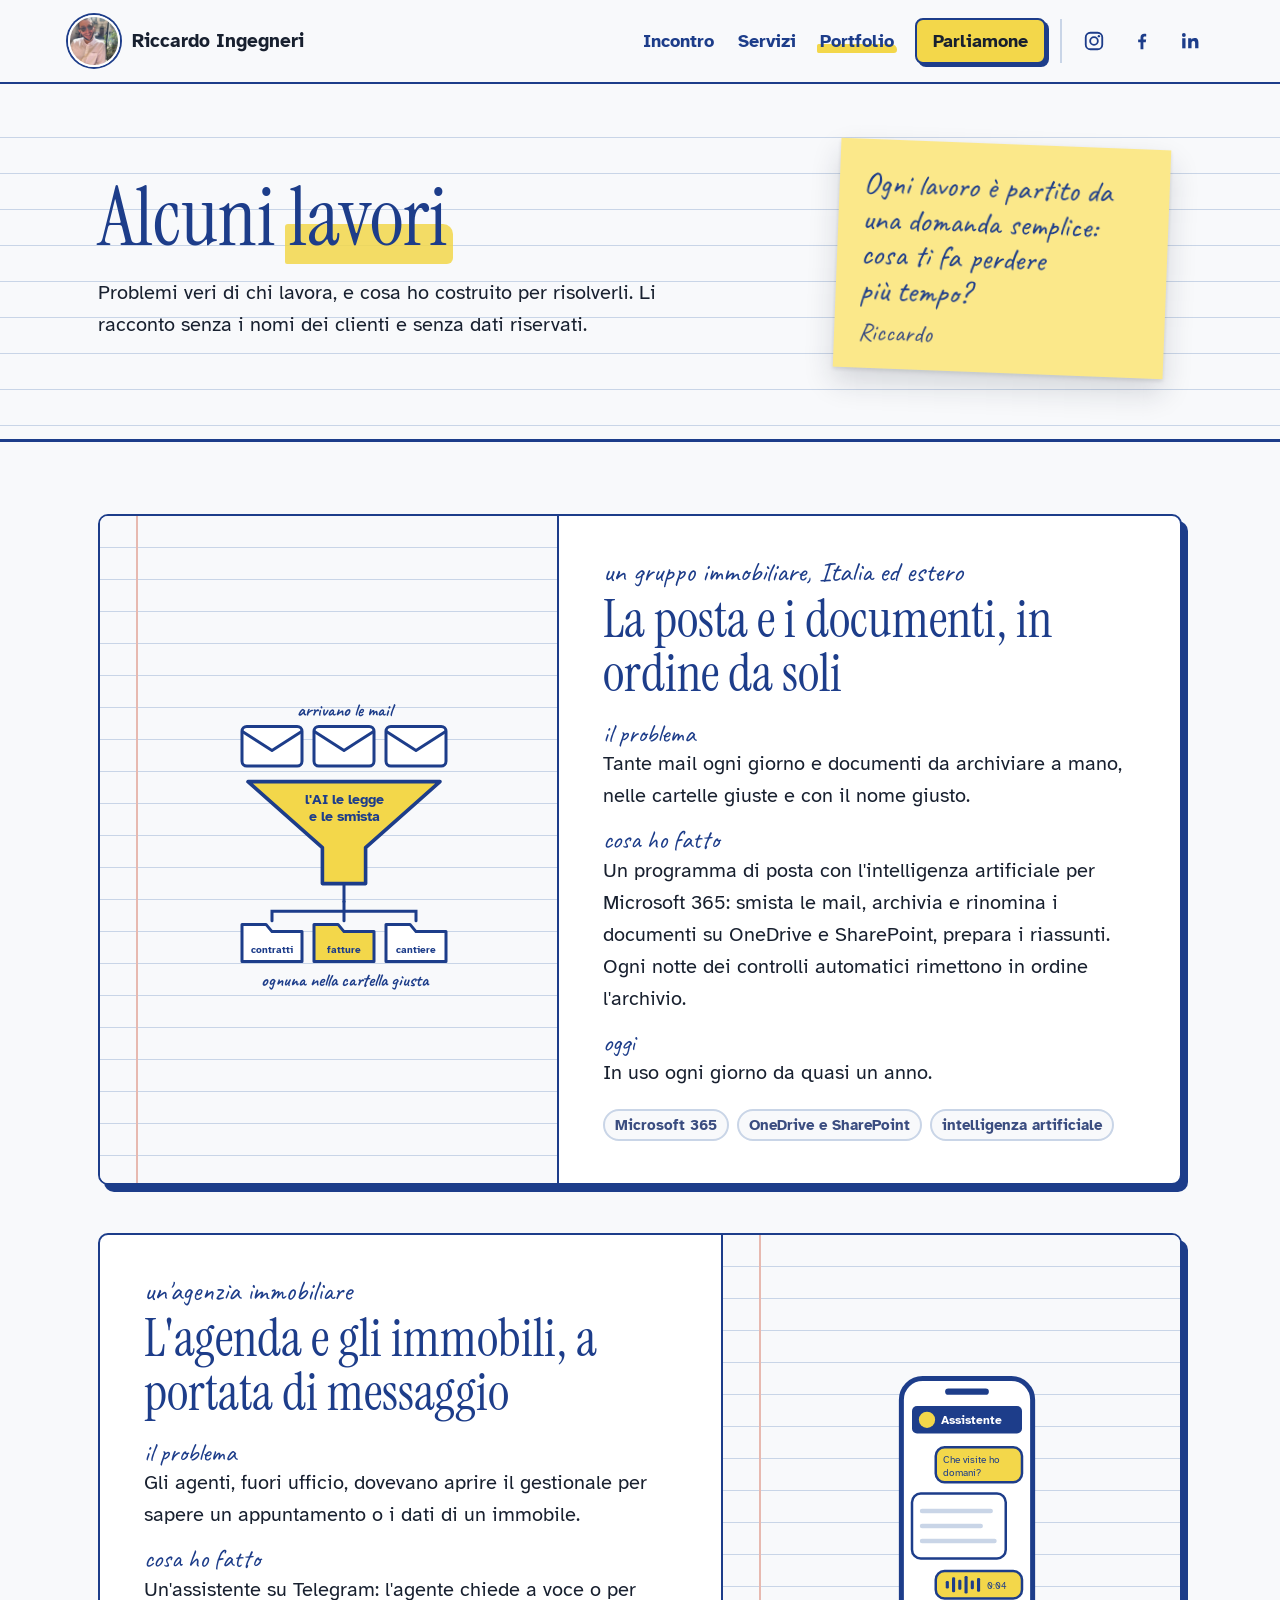
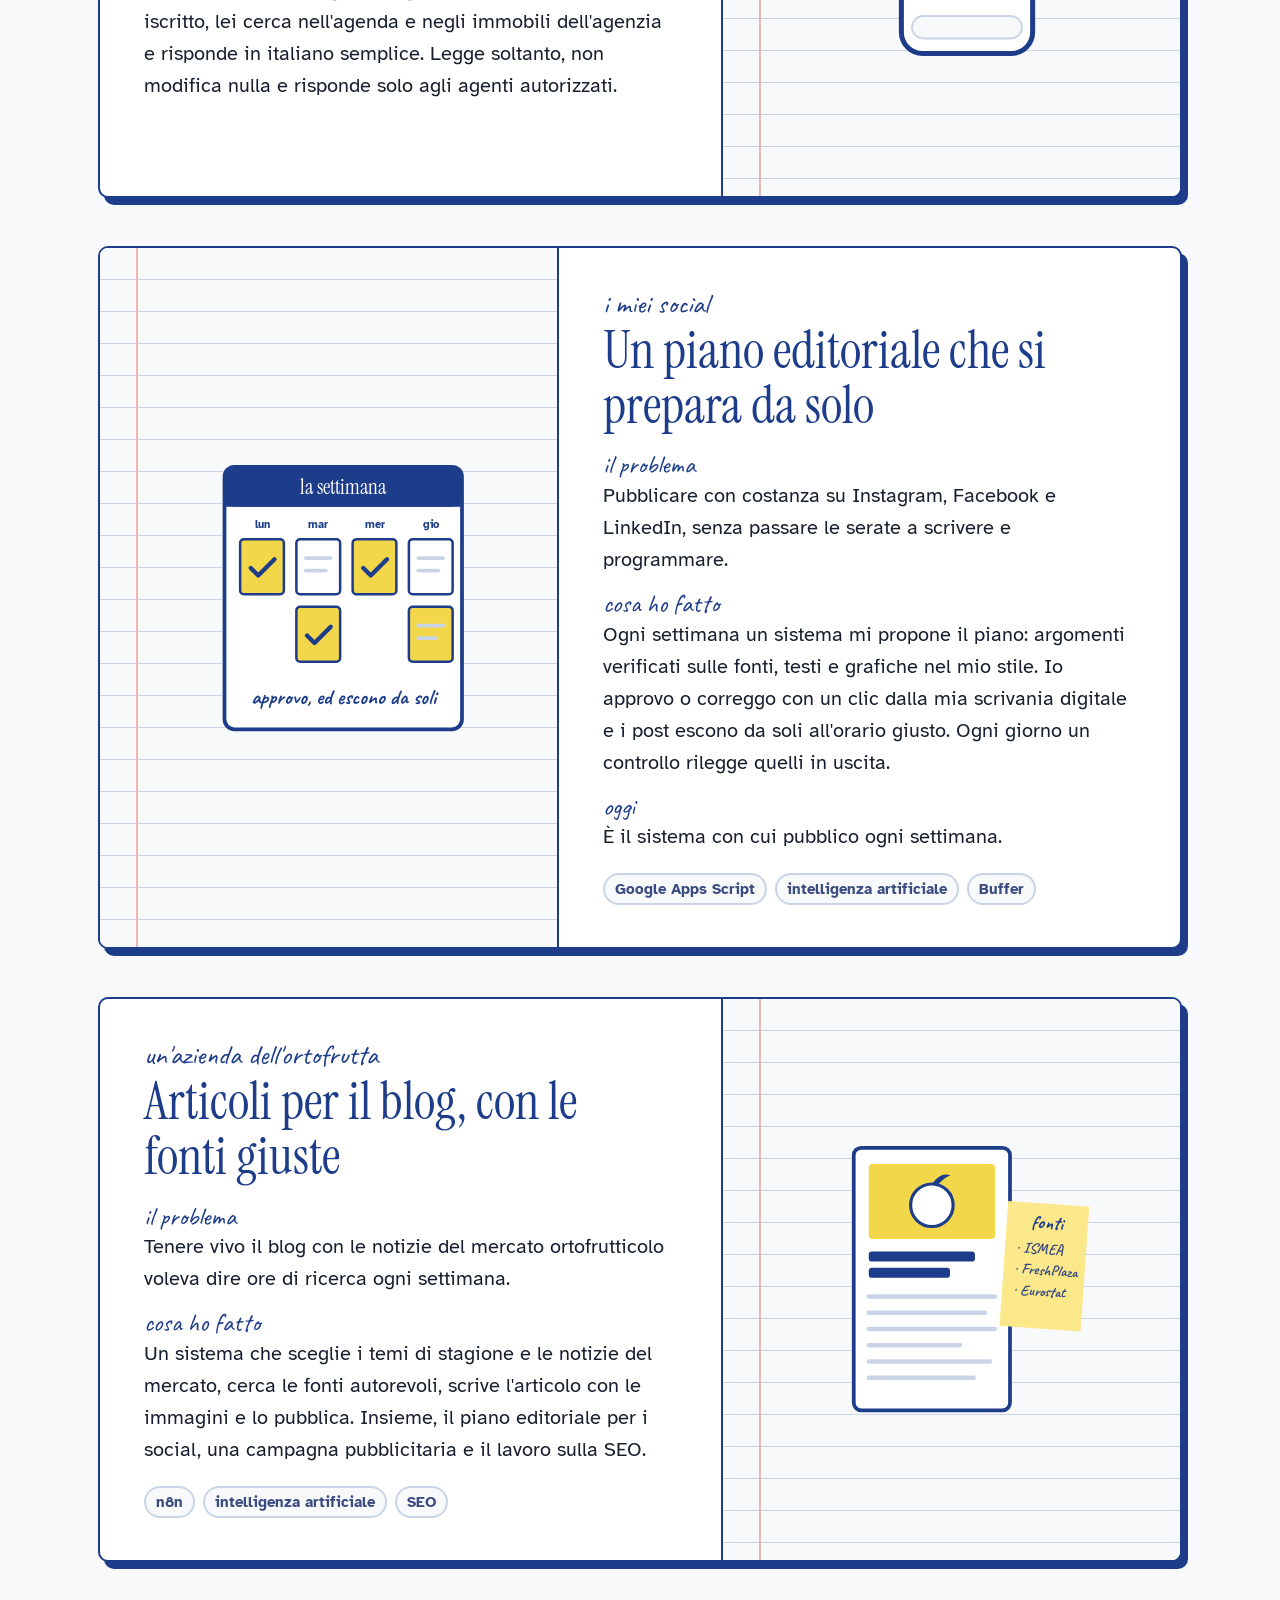
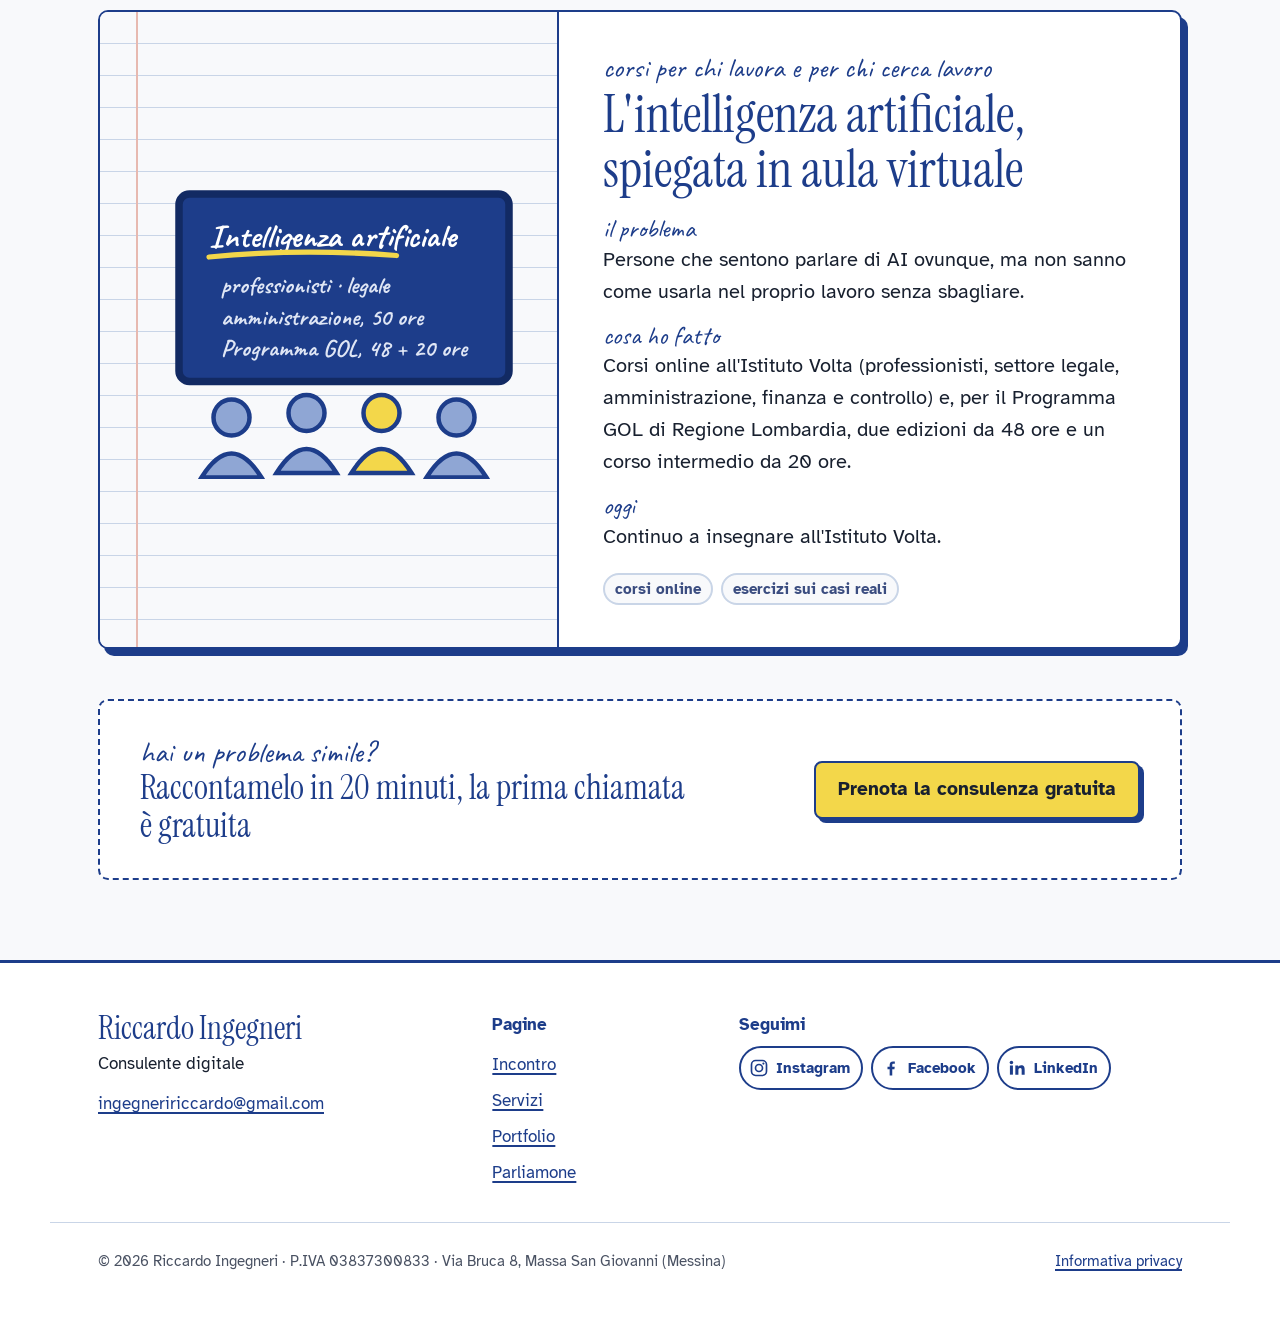
<file: portfolio/index.html>
<!doctype html>
<html lang="it">
<head>
<meta charset="utf-8">
<meta name="viewport" content="width=device-width, initial-scale=1">
<link rel="icon" href="/img/logo/favicon.ico" sizes="any">
<link rel="icon" type="image/png" href="/img/logo/favicon-32.png">
<link rel="apple-touch-icon" href="/img/logo/apple-touch-icon.png">
<title>Portfolio · Riccardo Ingegneri</title>
<meta name="description" content="Alcuni lavori di Riccardo Ingegneri: posta e documenti in ordine da soli, assistenti su Telegram, social automatici, articoli per il blog, corsi sull'intelligenza artificiale.">
<meta property="og:title" content="Portfolio · Riccardo Ingegneri">
<meta property="og:description" content="Lavori veri, raccontati senza i nomi dei clienti.">
<meta property="og:image" content="https://riccardoingegneri.it/img/riccardo.jpg">
<meta property="og:url" content="https://riccardoingegneri.it/portfolio/">
<link rel="canonical" href="https://riccardoingegneri.it/portfolio/">
<meta name="theme-color" content="#1d3d8a">
<link rel="preconnect" href="https://fonts.googleapis.com">
<link rel="preconnect" href="https://fonts.gstatic.com" crossorigin="">
<link href="https://fonts.googleapis.com/css2?family=Atkinson+Hyperlegible:wght@400;700&amp;family=Instrument+Serif&amp;family=Caveat:wght@700&amp;display=swap" rel="stylesheet">
<link rel="stylesheet" href="/assets/sito.css?v=20261029">
<style>
:root{--ink:#1d3d8a;--text:#18202f;--paper:#f8f9fb;--rule:#c9d5e7;--panel:#eceff5;--lamp:#f3d74a;--margine:#e7b9b0}
*{box-sizing:border-box}
html{scroll-behavior:smooth}
body{margin:0;background:var(--paper);color:var(--text);font-family:'Atkinson Hyperlegible',system-ui,sans-serif;font-size:19px;line-height:1.6;-webkit-font-smoothing:antialiased}
a{color:var(--ink);text-decoration-thickness:2px;text-underline-offset:3px}
a:focus-visible{outline:3px solid var(--lamp);outline-offset:3px}
h1,h2{font-family:'Instrument Serif',Georgia,serif;font-weight:400;color:var(--ink);margin:0;text-wrap:pretty}
p{margin:0;text-wrap:pretty}
.wrap{max-width:1180px;margin:0 auto;padding:0 22px}
.nota-mano{font-family:'Caveat',cursive;color:var(--ink);line-height:1.15}

/* ---------- testata ---------- */
.foglio{background-image:repeating-linear-gradient(to bottom,transparent 0 35px,var(--rule) 35px 36px);background-position:0 18px;padding:34px 0 44px;border-bottom:3px solid var(--ink)}
.testa{display:grid;gap:30px;align-items:center}
h1{position:relative;z-index:0;font-size:54px;line-height:1.02}
h1 .ev{position:relative;white-space:nowrap}
h1 .ev::before{content:"";position:absolute;left:-4px;right:-6px;bottom:6px;height:38%;background:var(--lamp);opacity:.85;z-index:-1;border-radius:3px 10px 6px 2px;transform-origin:left center}
@media (prefers-reduced-motion:no-preference){h1 .ev::before{transform:scaleX(0);animation:swipe .7s cubic-bezier(.6,.05,.3,1) .4s forwards}}
@keyframes swipe{to{transform:scaleX(1)}}
.sub{margin-top:18px;max-width:32em}
.postit{justify-self:center;width:min(100%,330px);padding:26px 24px 22px;background:#fbe88a;box-shadow:0 14px 28px rgba(24,32,47,.16),0 2px 4px rgba(24,32,47,.12);transform:rotate(2.2deg);font-size:31px}
.postit small{display:block;margin-top:10px;font-size:25px;color:#3b4d80}

/* ---------- i lavori: stesse schede di /servizi ---------- */
.servizi{display:flex;flex-direction:column;gap:34px;padding:46px 0 30px}
.servizio{display:grid;background:#fff;border:2px solid var(--ink);border-radius:10px;box-shadow:6px 7px 0 var(--ink);overflow:hidden}
.disegno{position:relative;display:flex;align-items:center;justify-content:center;min-height:220px;padding:24px 20px 20px 44px;background-color:var(--paper);background-image:repeating-linear-gradient(to bottom,transparent 0 31px,var(--rule) 31px 32px);border-bottom:2px solid var(--ink)}
.disegno::before{content:"";position:absolute;left:26px;top:0;bottom:0;width:2px;background:var(--margine)}
.disegno svg{width:auto;height:200px;max-width:100%}
.testo{padding:24px 22px 26px}
.testo .nota-mano{font-size:28px}
.servizio h2{font-size:40px;line-height:1.05;margin:4px 0 18px}
.voci{margin:0;display:grid;gap:14px}
.voci div{display:grid;gap:0}
.voci dt{font-family:'Caveat',cursive;font-size:26px;line-height:1.1;color:var(--ink)}
.voci dd{margin:0}
.strumenti{display:flex;flex-wrap:wrap;gap:8px;margin:20px 0 0;padding:0;list-style:none}
.strumenti li{padding:2px 10px;border:2px solid var(--rule);border-radius:999px;font-size:15px;font-weight:700;color:#3b4d80;background:var(--paper)}

/* ---------- invito finale ---------- */
.simile{display:grid;gap:16px;align-items:center;margin:10px 0 56px;padding:26px 22px;border:2px dashed var(--ink);border-radius:10px;background:#fff}
.simile .nota-mano{font-size:30px}
.simile h2{font-size:34px;line-height:1.1}
.simile a{display:flex;align-items:center;justify-content:center;min-height:58px;padding:0 22px;font-weight:700;font-size:19px;border-radius:8px;text-decoration:none;background:var(--lamp);color:var(--text);border:2px solid var(--ink);box-shadow:4px 4px 0 var(--ink);transition:transform .15s,box-shadow .15s}
.simile a:hover{transform:translate(-1px,-2px);box-shadow:5px 6px 0 var(--ink)}

footer{border-top:3px solid var(--ink);padding:30px 0 52px;font-size:17px;line-height:1.75;text-align:center}
footer a{display:inline-flex;min-height:44px;align-items:center}

@media (min-width:900px){
  body{font-size:20px}
  .wrap{padding:0 48px}
  .foglio{padding:60px 0 66px}
  .testa{grid-template-columns:minmax(0,1.3fr) minmax(0,.7fr);gap:56px}
  h1{font-size:82px}
  .servizi{gap:48px;padding:72px 0 40px}
  .servizio{grid-template-columns:minmax(0,.85fr) minmax(0,1.15fr)}
  .servizio:nth-child(even){grid-template-columns:minmax(0,1.15fr) minmax(0,.85fr)}
  .servizio:nth-child(even) .disegno{order:2;border-left:2px solid var(--ink)}
  .servizio:nth-child(odd) .disegno{border-right:2px solid var(--ink)}
  .disegno{border-bottom:0;min-height:100%;padding:40px 30px 40px 60px}
  .disegno::before{left:36px}
  .disegno svg{height:300px}
  .testo{padding:40px 44px 42px}
  .servizio h2{font-size:52px}
  .simile{grid-template-columns:minmax(0,1fr) auto;padding:34px 40px;margin-bottom:80px}
}
</style>
</head>
<body>

<nav class="barra-sito" aria-label="Menu principale">
  <div class="barra-in">
    <a class="marchio" href="/"><img src="/img/riccardo.jpg" alt="" width="900" height="1200"><span>Riccardo Ingegneri</span></a>
    <ul>
      <li><a href="/webinar/">Incontro</a></li>
      <li><a href="/servizi/">Servizi</a></li>
      <li><a href="/portfolio/">Portfolio</a></li>
      <li><a class="parla" href="/parliamone/">Parliamone</a></li>
    </ul>
    <p class="barra-social"><a href="https://www.instagram.com/riccardoingegneri.it/" target="_blank" rel="noopener" aria-label="Instagram (si apre in una nuova scheda)"><svg viewBox="0 0 24 24" aria-hidden="true"><rect x="3" y="3" width="18" height="18" rx="5" fill="none" stroke="currentColor" stroke-width="2"/><circle cx="12" cy="12" r="4.2" fill="none" stroke="currentColor" stroke-width="2"/><circle cx="17.3" cy="6.7" r="1.3" fill="currentColor"/></svg></a><a href="https://www.facebook.com/957837211037426" target="_blank" rel="noopener" aria-label="Facebook (si apre in una nuova scheda)"><svg viewBox="0 0 24 24" aria-hidden="true"><path d="M13.5 21v-7.6h2.6l.4-3h-3V8.5c0-.9.3-1.5 1.5-1.5h1.6V4.3c-.3 0-1.2-.1-2.3-.1-2.3 0-3.9 1.4-3.9 4v2.2H7.8v3h2.6V21z" fill="currentColor"/></svg></a><a href="https://www.linkedin.com/in/riccardoingegneri" target="_blank" rel="noopener" aria-label="LinkedIn (si apre in una nuova scheda)"><svg viewBox="0 0 24 24" aria-hidden="true"><rect x="3.5" y="9" width="3.6" height="11" fill="currentColor"/><circle cx="5.3" cy="5.4" r="2.1" fill="currentColor"/><path d="M10 9h3.4v1.6c.5-.9 1.7-1.9 3.6-1.9 3.6 0 4.2 2.3 4.2 5.4V20h-3.6v-5.2c0-1.3 0-2.9-1.8-2.9s-2.1 1.4-2.1 2.8V20H10z" fill="currentColor"/></svg></a></p>
  </div>
  <span class="avanzamento" aria-hidden="true"></span>
</nav>

<header class="foglio">
  <div class="wrap testa">
    <div>
      <h1>Alcuni <span class="ev">lavori</span></h1>
      <p class="sub">Problemi veri di chi lavora, e cosa ho costruito per risolverli. Li racconto senza i nomi dei clienti e senza dati riservati.</p>
    </div>
    <p class="postit nota-mano">Ogni lavoro è partito da una domanda semplice: cosa ti fa perdere più tempo?<small>Riccardo</small></p>
  </div>
</header>

<main>
  <div class="wrap">
    <div class="servizi">
      <article class="servizio" id="posta">
        <div class="disegno" aria-hidden="true">
          <svg viewBox="0 0 420 500">
  <text x="210" y="26" text-anchor="middle" font-family="Caveat" font-weight="700" font-size="30" fill="#1d3d8a">arrivano le mail</text>
  <g fill="#fff" stroke="#1d3d8a" stroke-width="5" stroke-linejoin="round">
    <rect x="40" y="44" width="100" height="66" rx="8"/><path d="M40 52 l50 32 l50 -32" fill="none"/>
    <rect x="160" y="44" width="100" height="66" rx="8"/><path d="M160 52 l50 32 l50 -32" fill="none"/>
    <rect x="280" y="44" width="100" height="66" rx="8"/><path d="M280 52 l50 32 l50 -32" fill="none"/>
  </g>
  <path d="M50 136 H370 L246 246 V306 H174 V246 Z" fill="#f3d74a" stroke="#1d3d8a" stroke-width="6" stroke-linejoin="round"/>
  <text x="210" y="174" text-anchor="middle" font-family="Atkinson Hyperlegible" font-weight="700" font-size="24" fill="#1d3d8a">l'AI le legge</text>
  <text x="210" y="201" text-anchor="middle" font-family="Atkinson Hyperlegible" font-weight="700" font-size="24" fill="#1d3d8a">e le smista</text>
  <g stroke="#1d3d8a" stroke-width="5" fill="none" stroke-linecap="round"><path d="M210 306 V336"/><path d="M90 368 V352 H330 V368"/><path d="M210 336 V368"/></g>
  <g fill="#fff" stroke="#1d3d8a" stroke-width="5" stroke-linejoin="round">
    <path d="M40 374 h40 l10 12 h50 v50 h-100 z"/><path d="M160 374 h40 l10 12 h50 v50 h-100 z" fill="#f3d74a"/><path d="M280 374 h40 l10 12 h50 v50 h-100 z"/>
  </g>
  <g font-family="Atkinson Hyperlegible" font-weight="700" font-size="16" fill="#1d3d8a" text-anchor="middle"><text x="90" y="422">contratti</text><text x="210" y="422">fatture</text><text x="330" y="422">cantiere</text></g>
  <text x="210" y="476" text-anchor="middle" font-family="Caveat" font-weight="700" font-size="30" fill="#1d3d8a">ognuna nella cartella giusta</text>
</svg>
        </div>
        <div class="testo">
          <p class="nota-mano">un gruppo immobiliare, Italia ed estero</p>
          <h2>La posta e i documenti, in ordine da soli</h2>
          <dl class="voci">
            <div><dt>il problema</dt><dd>Tante mail ogni giorno e documenti da archiviare a mano, nelle cartelle giuste e con il nome giusto.</dd></div>
            <div><dt>cosa ho fatto</dt><dd>Un programma di posta con l'intelligenza artificiale per Microsoft 365: smista le mail, archivia e rinomina i documenti su OneDrive e SharePoint, prepara i riassunti. Ogni notte dei controlli automatici rimettono in ordine l'archivio.</dd></div>
            <div><dt>oggi</dt><dd>In uso ogni giorno da quasi un anno.</dd></div>
          </dl>
          <ul class="strumenti" aria-label="Strumenti usati"><li>Microsoft 365</li><li>OneDrive e SharePoint</li><li>intelligenza artificiale</li></ul>
        </div>
      </article>
      <article class="servizio" id="assistente">
        <div class="disegno" aria-hidden="true">
          <svg viewBox="0 0 400 480">
  <rect x="95" y="20" width="210" height="440" rx="34" fill="#fff" stroke="#1d3d8a" stroke-width="8"/>
  <rect x="165" y="36" width="70" height="10" rx="5" fill="#1d3d8a"/>
  <rect x="112" y="64" width="176" height="44" rx="8" fill="#1d3d8a"/>
  <circle cx="136" cy="86" r="13" fill="#f3d74a"/><text x="158" y="93" font-family="Atkinson Hyperlegible" font-weight="700" font-size="19" fill="#fff">Assistente</text>
  <rect x="150" y="130" width="138" height="56" rx="14" fill="#f3d74a" stroke="#1d3d8a" stroke-width="4"/>
  <text x="162" y="155" font-family="Atkinson Hyperlegible" font-size="16" fill="#1d3d8a">Che visite ho</text><text x="162" y="176" font-family="Atkinson Hyperlegible" font-size="16" fill="#1d3d8a">domani?</text>
  <rect x="112" y="204" width="150" height="104" rx="14" fill="#fff" stroke="#1d3d8a" stroke-width="4"/>
  <g stroke="#c9d5e7" stroke-width="7" stroke-linecap="round"><line x1="128" y1="232" x2="238" y2="232"/><line x1="128" y1="256" x2="222" y2="256"/><line x1="128" y1="280" x2="244" y2="280"/></g>
  <rect x="150" y="328" width="138" height="44" rx="14" fill="#f3d74a" stroke="#1d3d8a" stroke-width="4"/>
  <g fill="#1d3d8a"><rect x="166" y="344" width="5" height="12" rx="2"/><rect x="176" y="338" width="5" height="24" rx="2"/><rect x="186" y="342" width="5" height="16" rx="2"/><rect x="196" y="336" width="5" height="28" rx="2"/><rect x="206" y="343" width="5" height="14" rx="2"/><rect x="216" y="339" width="5" height="22" rx="2"/></g>
  <text x="232" y="356" font-family="Atkinson Hyperlegible" font-size="15" fill="#1d3d8a">0:04</text>
  <rect x="112" y="400" width="176" height="36" rx="18" fill="#f8f9fb" stroke="#c9d5e7" stroke-width="3"/>
</svg>
        </div>
        <div class="testo">
          <p class="nota-mano">un'agenzia immobiliare</p>
          <h2>L'agenda e gli immobili, a portata di messaggio</h2>
          <dl class="voci">
            <div><dt>il problema</dt><dd>Gli agenti, fuori ufficio, dovevano aprire il gestionale per sapere un appuntamento o i dati di un immobile.</dd></div>
            <div><dt>cosa ho fatto</dt><dd>Un'assistente su Telegram: l'agente chiede a voce o per iscritto, lei cerca nell'agenda e negli immobili dell'agenzia e risponde in italiano semplice. Legge soltanto, non modifica nulla e risponde solo agli agenti autorizzati.</dd></div>
          </dl>
          <ul class="strumenti" aria-label="Strumenti usati"><li>Telegram</li><li>n8n</li><li>il gestionale dell'agenzia</li></ul>
        </div>
      </article>
      <article class="servizio" id="social">
        <div class="disegno" aria-hidden="true">
          <svg viewBox="0 0 420 480">
  <rect x="20" y="30" width="380" height="420" rx="16" fill="#fff" stroke="#1d3d8a" stroke-width="6"/>
  <rect x="20" y="30" width="380" height="64" rx="16" fill="#1d3d8a"/><rect x="20" y="74" width="380" height="20" fill="#1d3d8a"/>
  <text x="210" y="73" text-anchor="middle" font-family="Instrument Serif" font-size="34" fill="#fff">la settimana</text>
  <g font-family="Atkinson Hyperlegible" font-weight="700" font-size="17" fill="#1d3d8a" text-anchor="middle"><text x="80" y="128">lun</text><text x="170" y="128">mar</text><text x="260" y="128">mer</text><text x="350" y="128">gio</text></g>
  <g stroke="#1d3d8a" stroke-width="4">
    <rect x="45" y="146" width="70" height="88" rx="6" fill="#f3d74a"/><rect x="135" y="146" width="70" height="88" rx="6" fill="#fff"/><rect x="225" y="146" width="70" height="88" rx="6" fill="#f3d74a"/><rect x="315" y="146" width="70" height="88" rx="6" fill="#fff"/>
    <rect x="135" y="254" width="70" height="88" rx="6" fill="#f3d74a"/><rect x="315" y="254" width="70" height="88" rx="6" fill="#f3d74a"/>
  </g>
  <g stroke="#1d3d8a" stroke-width="7" fill="none" stroke-linecap="round" stroke-linejoin="round"><path d="M62 192 l12 12 l26 -26"/><path d="M242 192 l12 12 l26 -26"/><path d="M152 300 l12 12 l26 -26"/></g>
  <g stroke="#c9d5e7" stroke-width="6" stroke-linecap="round"><line x1="150" y1="176" x2="190" y2="176"/><line x1="150" y1="196" x2="182" y2="196"/><line x1="330" y1="176" x2="370" y2="176"/><line x1="330" y1="196" x2="362" y2="196"/><line x1="330" y1="284" x2="370" y2="284"/><line x1="330" y1="304" x2="358" y2="304"/></g>
  <text x="210" y="410" text-anchor="middle" font-family="Caveat" font-weight="700" font-size="34" fill="#1d3d8a">approvo, ed escono da soli</text>
</svg>
        </div>
        <div class="testo">
          <p class="nota-mano">i miei social</p>
          <h2>Un piano editoriale che si prepara da solo</h2>
          <dl class="voci">
            <div><dt>il problema</dt><dd>Pubblicare con costanza su Instagram, Facebook e LinkedIn, senza passare le serate a scrivere e programmare.</dd></div>
            <div><dt>cosa ho fatto</dt><dd>Ogni settimana un sistema mi propone il piano: argomenti verificati sulle fonti, testi e grafiche nel mio stile. Io approvo o correggo con un clic dalla mia scrivania digitale e i post escono da soli all'orario giusto. Ogni giorno un controllo rilegge quelli in uscita.</dd></div>
            <div><dt>oggi</dt><dd>È il sistema con cui pubblico ogni settimana.</dd></div>
          </dl>
          <ul class="strumenti" aria-label="Strumenti usati"><li>Google Apps Script</li><li>intelligenza artificiale</li><li>Buffer</li></ul>
        </div>
      </article>
      <article class="servizio" id="blog">
        <div class="disegno" aria-hidden="true">
          <svg viewBox="0 0 420 480">
  <rect x="30" y="30" width="250" height="420" rx="12" fill="#fff" stroke="#1d3d8a" stroke-width="6"/>
  <rect x="54" y="56" width="202" height="120" rx="6" fill="#f3d74a"/>
  <circle cx="155" cy="122" r="34" fill="#fff" stroke="#1d3d8a" stroke-width="5"/><path d="M155 88 q14 -20 30 -14 q-12 4 -22 18" fill="#1d3d8a"/>
  <rect x="54" y="196" width="170" height="16" rx="5" fill="#1d3d8a"/><rect x="54" y="222" width="130" height="16" rx="5" fill="#1d3d8a"/>
  <g stroke="#c9d5e7" stroke-width="7" stroke-linecap="round"><line x1="54" y1="268" x2="256" y2="268"/><line x1="54" y1="294" x2="240" y2="294"/><line x1="54" y1="320" x2="256" y2="320"/><line x1="54" y1="346" x2="200" y2="346"/><line x1="54" y1="372" x2="248" y2="372"/><line x1="54" y1="398" x2="222" y2="398"/></g>
  <g transform="rotate(4 340 220)"><rect x="270" y="120" width="130" height="200" fill="#fbe88a"/>
  <text x="335" y="160" text-anchor="middle" font-family="Caveat" font-weight="700" font-size="30" fill="#1d3d8a">fonti</text>
  <g font-family="Caveat" font-weight="700" font-size="24" fill="#3b4d80"><text x="288" y="200">· ISMEA</text><text x="288" y="234">· FreshPlaza</text><text x="288" y="268">· Eurostat</text></g></g>
</svg>
        </div>
        <div class="testo">
          <p class="nota-mano">un'azienda dell'ortofrutta</p>
          <h2>Articoli per il blog, con le fonti giuste</h2>
          <dl class="voci">
            <div><dt>il problema</dt><dd>Tenere vivo il blog con le notizie del mercato ortofrutticolo voleva dire ore di ricerca ogni settimana.</dd></div>
            <div><dt>cosa ho fatto</dt><dd>Un sistema che sceglie i temi di stagione e le notizie del mercato, cerca le fonti autorevoli, scrive l'articolo con le immagini e lo pubblica. Insieme, il piano editoriale per i social, una campagna pubblicitaria e il lavoro sulla SEO.</dd></div>
          </dl>
          <ul class="strumenti" aria-label="Strumenti usati"><li>n8n</li><li>intelligenza artificiale</li><li>SEO</li></ul>
        </div>
      </article>
      <article class="servizio" id="corsi">
        <div class="disegno" aria-hidden="true">
          <svg viewBox="0 0 480 400">
  <rect x="20" y="20" width="440" height="250" rx="14" fill="#1d3d8a" stroke="#122a63" stroke-width="10"/>
  <text x="60" y="90" font-family="Caveat" font-weight="700" font-size="44" fill="#fff">Intelligenza artificiale</text>
  <path d="M60 104 q120 -12 250 -2" fill="none" stroke="#f3d74a" stroke-width="7" stroke-linecap="round"/>
  <g font-family="Caveat" font-weight="700" font-size="32" fill="#dfe6f5"><text x="76" y="152">professionisti · legale</text><text x="76" y="194">amministrazione, 50 ore</text><text x="76" y="236">Programma GOL, 48 + 20 ore</text></g>
  <g fill="#8fa6d4" stroke="#1d3d8a" stroke-width="6"><circle cx="90" cy="318" r="24"/><path d="M50 398 q40 -64 80 0 z"/><circle cx="190" cy="312" r="24"/><path d="M150 392 q40 -64 80 0 z"/><circle cx="290" cy="312" r="24" fill="#f3d74a"/><path d="M250 392 q40 -64 80 0 z" fill="#f3d74a"/><circle cx="390" cy="318" r="24"/><path d="M350 398 q40 -64 80 0 z"/></g>
</svg>
        </div>
        <div class="testo">
          <p class="nota-mano">corsi per chi lavora e per chi cerca lavoro</p>
          <h2>L'intelligenza artificiale, spiegata in aula virtuale</h2>
          <dl class="voci">
            <div><dt>il problema</dt><dd>Persone che sentono parlare di AI ovunque, ma non sanno come usarla nel proprio lavoro senza sbagliare.</dd></div>
            <div><dt>cosa ho fatto</dt><dd>Corsi online all'Istituto Volta (professionisti, settore legale, amministrazione, finanza e controllo) e, per il Programma GOL di Regione Lombardia, due edizioni da 48 ore e un corso intermedio da 20 ore.</dd></div>
            <div><dt>oggi</dt><dd>Continuo a insegnare all'Istituto Volta.</dd></div>
          </dl>
          <ul class="strumenti" aria-label="Strumenti usati"><li>corsi online</li><li>esercizi sui casi reali</li></ul>
        </div>
      </article>
    </div>

    <section class="simile">
      <div>
        <p class="nota-mano">hai un problema simile?</p>
        <h2>Raccontamelo in 20 minuti, la prima chiamata è gratuita</h2>
      </div>
      <a href="/parliamone/">Prenota la consulenza gratuita</a>
    </section>
  </div>
</main>

<footer class="piede">
  <div class="piede-in">
    <div class="piede-chi">
      <p class="piede-nome">Riccardo Ingegneri</p>
      <p>Consulente digitale</p>
      <p><a href="mailto:ingegneririccardo@gmail.com">ingegneririccardo@gmail.com</a></p>
    </div>
    <nav class="piede-col" aria-label="Pagine del sito">
      <p class="piede-tit">Pagine</p>
      <ul><li><a href="/webinar/">Incontro</a></li><li><a href="/servizi/">Servizi</a></li><li><a href="/portfolio/">Portfolio</a></li><li><a href="/parliamone/">Parliamone</a></li></ul>
    </nav>
    <div class="piede-col">
      <p class="piede-tit">Seguimi</p>
      <p class="social"><a href="https://www.instagram.com/riccardoingegneri.it/" target="_blank" rel="noopener" aria-label="Instagram (si apre in una nuova scheda)"><svg viewBox="0 0 24 24" aria-hidden="true"><rect x="3" y="3" width="18" height="18" rx="5" fill="none" stroke="currentColor" stroke-width="2"/><circle cx="12" cy="12" r="4.2" fill="none" stroke="currentColor" stroke-width="2"/><circle cx="17.3" cy="6.7" r="1.3" fill="currentColor"/></svg><span>Instagram</span></a><a href="https://www.facebook.com/957837211037426" target="_blank" rel="noopener" aria-label="Facebook (si apre in una nuova scheda)"><svg viewBox="0 0 24 24" aria-hidden="true"><path d="M13.5 21v-7.6h2.6l.4-3h-3V8.5c0-.9.3-1.5 1.5-1.5h1.6V4.3c-.3 0-1.2-.1-2.3-.1-2.3 0-3.9 1.4-3.9 4v2.2H7.8v3h2.6V21z" fill="currentColor"/></svg><span>Facebook</span></a><a href="https://www.linkedin.com/in/riccardoingegneri" target="_blank" rel="noopener" aria-label="LinkedIn (si apre in una nuova scheda)"><svg viewBox="0 0 24 24" aria-hidden="true"><rect x="3.5" y="9" width="3.6" height="11" fill="currentColor"/><circle cx="5.3" cy="5.4" r="2.1" fill="currentColor"/><path d="M10 9h3.4v1.6c.5-.9 1.7-1.9 3.6-1.9 3.6 0 4.2 2.3 4.2 5.4V20h-3.6v-5.2c0-1.3 0-2.9-1.8-2.9s-2.1 1.4-2.1 2.8V20H10z" fill="currentColor"/></svg><span>LinkedIn</span></a></p>
    </div>
  </div>
  <div class="piede-fondo">
    <p>© 2026 Riccardo Ingegneri · P.IVA 03837300833 · Via Bruca 8, Massa San Giovanni (Messina)</p>
    <p><a href="/privacy/">Informativa privacy</a></p>
  </div>
</footer>

<script src="/assets/sito.js?v=20261029"></script>
<!-- Cloudflare Web Analytics --><script type='module' src='https://static.cloudflareinsights.com/beacon.min.js' data-cf-beacon='{"token": "07f9f75d46ac4bcd8fdc00e0d40977d0"}'></script><!-- End Cloudflare Web Analytics -->
</body>
</html>
</file>
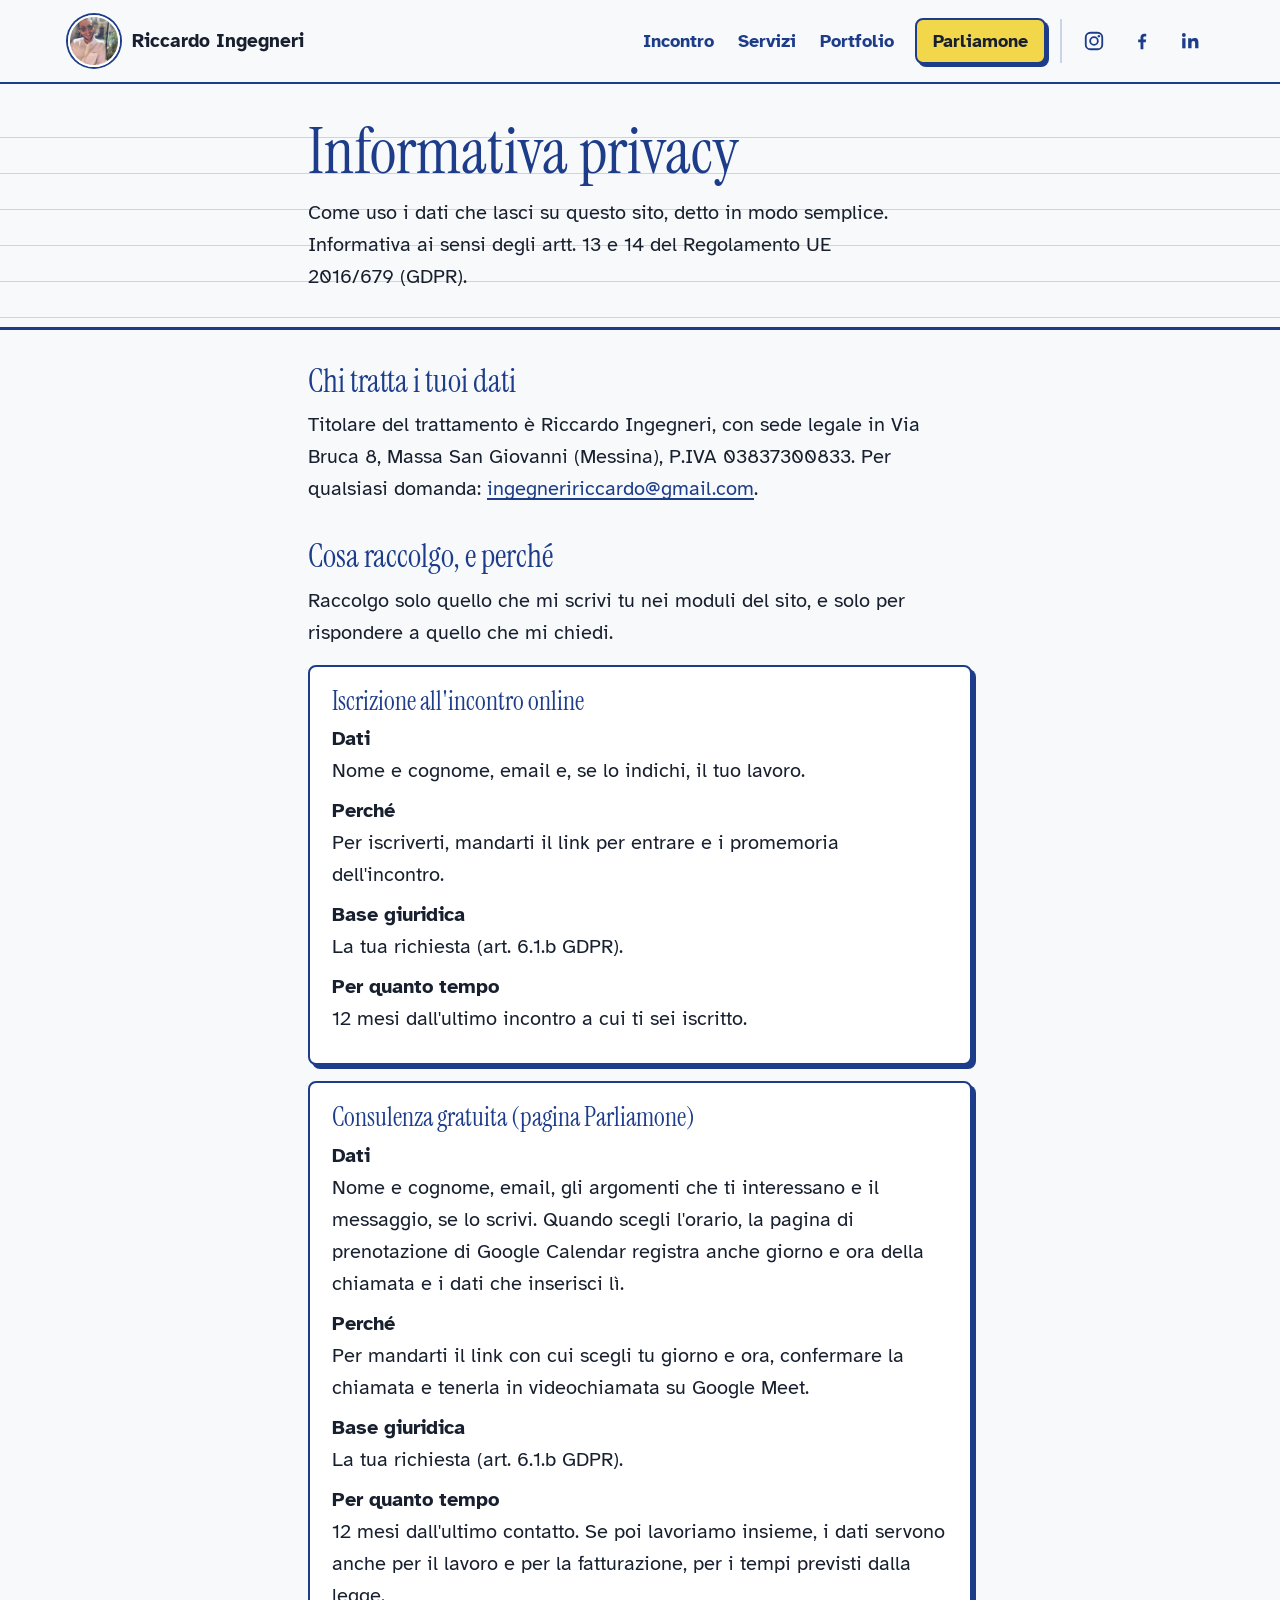
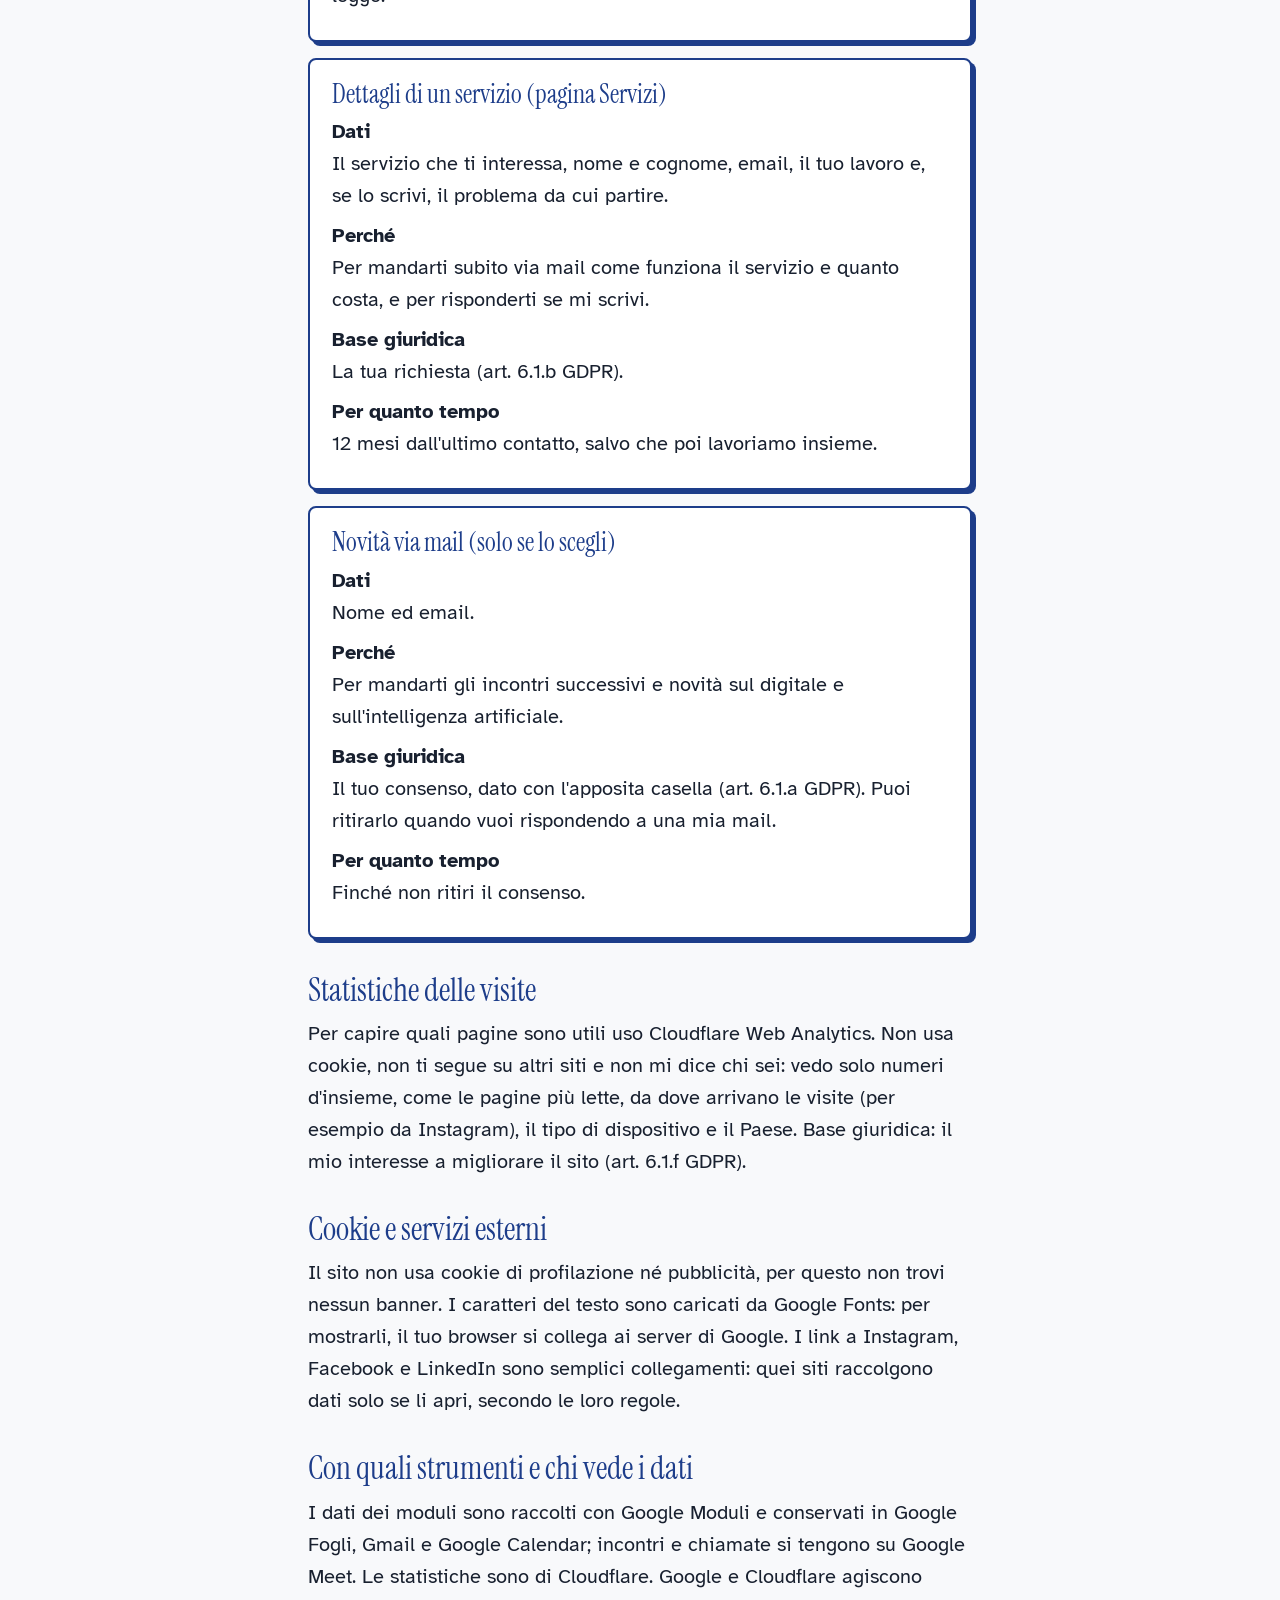
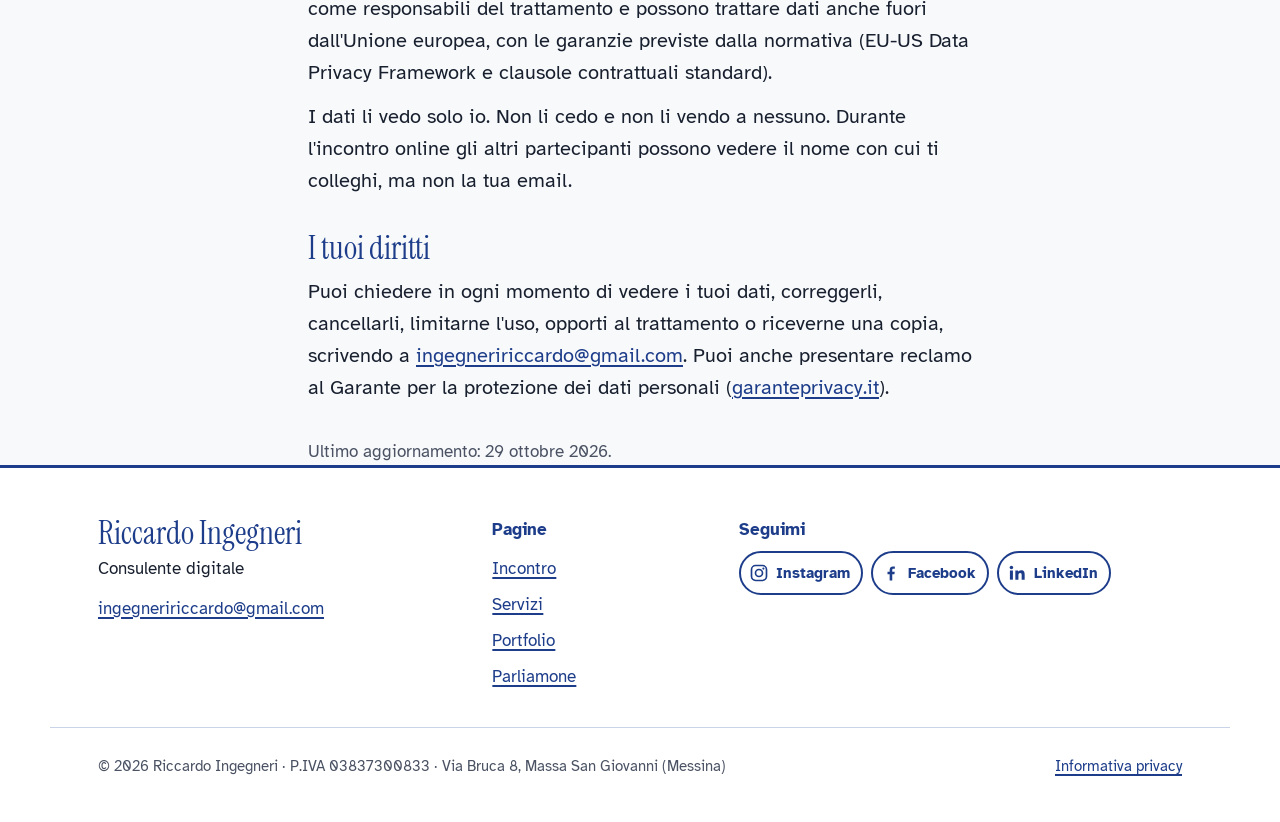
<file: privacy/index.html>
<!doctype html>
<html lang="it">
<head>
<meta charset="utf-8">
<meta name="viewport" content="width=device-width, initial-scale=1">
<link rel="icon" href="/img/logo/favicon.ico" sizes="any">
<link rel="icon" type="image/png" href="/img/logo/favicon-32.png">
<link rel="apple-touch-icon" href="/img/logo/apple-touch-icon.png">
<title>Informativa privacy · Riccardo Ingegneri</title>
<meta name="description" content="Come uso i dati che lasci su riccardoingegneri.it: incontro online, consulenza gratuita, richiesta dei servizi, statistiche delle visite.">
<link rel="canonical" href="https://riccardoingegneri.it/privacy/">
<meta name="theme-color" content="#1d3d8a">
<link rel="preconnect" href="https://fonts.googleapis.com">
<link rel="preconnect" href="https://fonts.gstatic.com" crossorigin="">
<link href="https://fonts.googleapis.com/css2?family=Atkinson+Hyperlegible:wght@400;700&amp;family=Instrument+Serif&amp;family=Caveat:wght@700&amp;display=swap" rel="stylesheet">
<link rel="stylesheet" href="/assets/sito.css?v=20261029">
<style>
:root{--ink:#1d3d8a;--text:#18202f;--paper:#f8f9fb;--rule:#c9d5e7;--panel:#eceff5;--lamp:#f3d74a}
*{box-sizing:border-box}
body{margin:0;background:var(--paper);color:var(--text);font-family:'Atkinson Hyperlegible',system-ui,sans-serif;font-size:19px;line-height:1.6;-webkit-font-smoothing:antialiased}
a{color:var(--ink);text-decoration-thickness:2px;text-underline-offset:3px}
a:focus-visible{outline:3px solid var(--lamp);outline-offset:3px}
h1,h2{font-family:'Instrument Serif',Georgia,serif;font-weight:400;color:var(--ink);margin:0;text-wrap:pretty}
p,ul{margin:0;text-wrap:pretty}
.wrap{max-width:760px;margin:0 auto;padding:0 22px}
.foglio{background-image:repeating-linear-gradient(to bottom,transparent 0 35px,var(--rule) 35px 36px);background-position:0 18px;padding:34px 0;border-bottom:3px solid var(--ink)}
h1{font-size:46px;line-height:1.05}
.sub{margin-top:12px}
main{padding:20px 0 56px}
h2{font-size:32px;line-height:1.1;margin:34px 0 10px}
p+p{margin-top:12px}
.scheda{background:#fff;border:2px solid var(--ink);border-radius:8px;box-shadow:4px 4px 0 var(--ink);padding:20px 22px;margin-top:16px}
.scheda h3{font-family:'Instrument Serif',Georgia,serif;font-weight:400;color:var(--ink);font-size:26px;line-height:1.1;margin:0 0 8px}
.scheda dl{margin:0}
.scheda dt{font-weight:700}
.scheda dd{margin:0 0 8px}
.agg{margin-top:34px;font-size:17px;color:#4a5263}
footer{border-top:3px solid var(--ink);padding:30px 0 52px;font-size:17px;line-height:1.75;text-align:center}
footer a{display:inline-flex;min-height:44px;align-items:center}
@media (min-width:900px){body{font-size:20px}.wrap{padding:0 48px}h1{font-size:64px}}
</style>
</head>
<body>

<nav class="barra-sito" aria-label="Menu principale">
  <div class="barra-in">
    <a class="marchio" href="/"><img src="/img/riccardo.jpg" alt="" width="900" height="1200"><span>Riccardo Ingegneri</span></a>
    <ul>
      <li><a href="/webinar/">Incontro</a></li>
      <li><a href="/servizi/">Servizi</a></li>
      <li><a href="/portfolio/">Portfolio</a></li>
      <li><a class="parla" href="/parliamone/">Parliamone</a></li>
    </ul>
    <p class="barra-social"><a href="https://www.instagram.com/riccardoingegneri.it/" target="_blank" rel="noopener" aria-label="Instagram (si apre in una nuova scheda)"><svg viewBox="0 0 24 24" aria-hidden="true"><rect x="3" y="3" width="18" height="18" rx="5" fill="none" stroke="currentColor" stroke-width="2"/><circle cx="12" cy="12" r="4.2" fill="none" stroke="currentColor" stroke-width="2"/><circle cx="17.3" cy="6.7" r="1.3" fill="currentColor"/></svg></a><a href="https://www.facebook.com/957837211037426" target="_blank" rel="noopener" aria-label="Facebook (si apre in una nuova scheda)"><svg viewBox="0 0 24 24" aria-hidden="true"><path d="M13.5 21v-7.6h2.6l.4-3h-3V8.5c0-.9.3-1.5 1.5-1.5h1.6V4.3c-.3 0-1.2-.1-2.3-.1-2.3 0-3.9 1.4-3.9 4v2.2H7.8v3h2.6V21z" fill="currentColor"/></svg></a><a href="https://www.linkedin.com/in/riccardoingegneri" target="_blank" rel="noopener" aria-label="LinkedIn (si apre in una nuova scheda)"><svg viewBox="0 0 24 24" aria-hidden="true"><rect x="3.5" y="9" width="3.6" height="11" fill="currentColor"/><circle cx="5.3" cy="5.4" r="2.1" fill="currentColor"/><path d="M10 9h3.4v1.6c.5-.9 1.7-1.9 3.6-1.9 3.6 0 4.2 2.3 4.2 5.4V20h-3.6v-5.2c0-1.3 0-2.9-1.8-2.9s-2.1 1.4-2.1 2.8V20H10z" fill="currentColor"/></svg></a></p>
  </div>
  <span class="avanzamento" aria-hidden="true"></span>
</nav>

<header class="foglio">
  <div class="wrap">
    <h1>Informativa privacy</h1>
    <p class="sub">Come uso i dati che lasci su questo sito, detto in modo semplice. Informativa ai sensi degli artt. 13 e 14 del Regolamento UE 2016/679 (GDPR).</p>
  </div>
</header>

<main class="wrap">
  <h2>Chi tratta i tuoi dati</h2>
  <p>Titolare del trattamento è Riccardo Ingegneri, con sede legale in Via Bruca 8, Massa San Giovanni (Messina), P.IVA 03837300833. Per qualsiasi domanda: <a href="mailto:ingegneririccardo@gmail.com">ingegneririccardo@gmail.com</a>.</p>

  <h2>Cosa raccolgo, e perché</h2>
  <p>Raccolgo solo quello che mi scrivi tu nei moduli del sito, e solo per rispondere a quello che mi chiedi.</p>
  <div class="scheda">
    <h3>Iscrizione all'incontro online</h3>
    <dl>
      <dt>Dati</dt><dd>Nome e cognome, email e, se lo indichi, il tuo lavoro.</dd>
      <dt>Perché</dt><dd>Per iscriverti, mandarti il link per entrare e i promemoria dell'incontro.</dd>
      <dt>Base giuridica</dt><dd>La tua richiesta (art. 6.1.b GDPR).</dd>
      <dt>Per quanto tempo</dt><dd>12 mesi dall'ultimo incontro a cui ti sei iscritto.</dd>
    </dl>
  </div>

  <div class="scheda">
    <h3>Consulenza gratuita (pagina Parliamone)</h3>
    <dl>
      <dt>Dati</dt><dd>Nome e cognome, email, gli argomenti che ti interessano e il messaggio, se lo scrivi. Quando scegli l'orario, la pagina di prenotazione di Google Calendar registra anche giorno e ora della chiamata e i dati che inserisci lì.</dd>
      <dt>Perché</dt><dd>Per mandarti il link con cui scegli tu giorno e ora, confermare la chiamata e tenerla in videochiamata su Google Meet.</dd>
      <dt>Base giuridica</dt><dd>La tua richiesta (art. 6.1.b GDPR).</dd>
      <dt>Per quanto tempo</dt><dd>12 mesi dall'ultimo contatto. Se poi lavoriamo insieme, i dati servono anche per il lavoro e per la fatturazione, per i tempi previsti dalla legge.</dd>
    </dl>
  </div>

  <div class="scheda">
    <h3>Dettagli di un servizio (pagina Servizi)</h3>
    <dl>
      <dt>Dati</dt><dd>Il servizio che ti interessa, nome e cognome, email, il tuo lavoro e, se lo scrivi, il problema da cui partire.</dd>
      <dt>Perché</dt><dd>Per mandarti subito via mail come funziona il servizio e quanto costa, e per risponderti se mi scrivi.</dd>
      <dt>Base giuridica</dt><dd>La tua richiesta (art. 6.1.b GDPR).</dd>
      <dt>Per quanto tempo</dt><dd>12 mesi dall'ultimo contatto, salvo che poi lavoriamo insieme.</dd>
    </dl>
  </div>

  <div class="scheda">
    <h3>Novità via mail (solo se lo scegli)</h3>
    <dl>
      <dt>Dati</dt><dd>Nome ed email.</dd>
      <dt>Perché</dt><dd>Per mandarti gli incontri successivi e novità sul digitale e sull'intelligenza artificiale.</dd>
      <dt>Base giuridica</dt><dd>Il tuo consenso, dato con l'apposita casella (art. 6.1.a GDPR). Puoi ritirarlo quando vuoi rispondendo a una mia mail.</dd>
      <dt>Per quanto tempo</dt><dd>Finché non ritiri il consenso.</dd>
    </dl>
  </div>

  <h2>Statistiche delle visite</h2>
  <p>Per capire quali pagine sono utili uso Cloudflare Web Analytics. Non usa cookie, non ti segue su altri siti e non mi dice chi sei: vedo solo numeri d'insieme, come le pagine più lette, da dove arrivano le visite (per esempio da Instagram), il tipo di dispositivo e il Paese. Base giuridica: il mio interesse a migliorare il sito (art. 6.1.f GDPR).</p>

  <h2>Cookie e servizi esterni</h2>
  <p>Il sito non usa cookie di profilazione né pubblicità, per questo non trovi nessun banner. I caratteri del testo sono caricati da Google Fonts: per mostrarli, il tuo browser si collega ai server di Google. I link a Instagram, Facebook e LinkedIn sono semplici collegamenti: quei siti raccolgono dati solo se li apri, secondo le loro regole.</p>

  <h2>Con quali strumenti e chi vede i dati</h2>
  <p>I dati dei moduli sono raccolti con Google Moduli e conservati in Google Fogli, Gmail e Google Calendar; incontri e chiamate si tengono su Google Meet. Le statistiche sono di Cloudflare. Google e Cloudflare agiscono come responsabili del trattamento e possono trattare dati anche fuori dall'Unione europea, con le garanzie previste dalla normativa (EU-US Data Privacy Framework e clausole contrattuali standard).</p>
  <p>I dati li vedo solo io. Non li cedo e non li vendo a nessuno. Durante l'incontro online gli altri partecipanti possono vedere il nome con cui ti colleghi, ma non la tua email.</p>

  <h2>I tuoi diritti</h2>
  <p>Puoi chiedere in ogni momento di vedere i tuoi dati, correggerli, cancellarli, limitarne l'uso, opporti al trattamento o riceverne una copia, scrivendo a <a href="mailto:ingegneririccardo@gmail.com">ingegneririccardo@gmail.com</a>. Puoi anche presentare reclamo al Garante per la protezione dei dati personali (<a href="https://www.garanteprivacy.it" rel="noopener">garanteprivacy.it</a>).</p>

  <p class="agg">Ultimo aggiornamento: 29 ottobre 2026.</p>
</main>

<footer class="piede">
  <div class="piede-in">
    <div class="piede-chi">
      <p class="piede-nome">Riccardo Ingegneri</p>
      <p>Consulente digitale</p>
      <p><a href="mailto:ingegneririccardo@gmail.com">ingegneririccardo@gmail.com</a></p>
    </div>
    <nav class="piede-col" aria-label="Pagine del sito">
      <p class="piede-tit">Pagine</p>
      <ul><li><a href="/webinar/">Incontro</a></li><li><a href="/servizi/">Servizi</a></li><li><a href="/portfolio/">Portfolio</a></li><li><a href="/parliamone/">Parliamone</a></li></ul>
    </nav>
    <div class="piede-col">
      <p class="piede-tit">Seguimi</p>
      <p class="social"><a href="https://www.instagram.com/riccardoingegneri.it/" target="_blank" rel="noopener" aria-label="Instagram (si apre in una nuova scheda)"><svg viewBox="0 0 24 24" aria-hidden="true"><rect x="3" y="3" width="18" height="18" rx="5" fill="none" stroke="currentColor" stroke-width="2"/><circle cx="12" cy="12" r="4.2" fill="none" stroke="currentColor" stroke-width="2"/><circle cx="17.3" cy="6.7" r="1.3" fill="currentColor"/></svg><span>Instagram</span></a><a href="https://www.facebook.com/957837211037426" target="_blank" rel="noopener" aria-label="Facebook (si apre in una nuova scheda)"><svg viewBox="0 0 24 24" aria-hidden="true"><path d="M13.5 21v-7.6h2.6l.4-3h-3V8.5c0-.9.3-1.5 1.5-1.5h1.6V4.3c-.3 0-1.2-.1-2.3-.1-2.3 0-3.9 1.4-3.9 4v2.2H7.8v3h2.6V21z" fill="currentColor"/></svg><span>Facebook</span></a><a href="https://www.linkedin.com/in/riccardoingegneri" target="_blank" rel="noopener" aria-label="LinkedIn (si apre in una nuova scheda)"><svg viewBox="0 0 24 24" aria-hidden="true"><rect x="3.5" y="9" width="3.6" height="11" fill="currentColor"/><circle cx="5.3" cy="5.4" r="2.1" fill="currentColor"/><path d="M10 9h3.4v1.6c.5-.9 1.7-1.9 3.6-1.9 3.6 0 4.2 2.3 4.2 5.4V20h-3.6v-5.2c0-1.3 0-2.9-1.8-2.9s-2.1 1.4-2.1 2.8V20H10z" fill="currentColor"/></svg><span>LinkedIn</span></a></p>
    </div>
  </div>
  <div class="piede-fondo">
    <p>© 2026 Riccardo Ingegneri · P.IVA 03837300833 · Via Bruca 8, Massa San Giovanni (Messina)</p>
    <p><a href="/privacy/">Informativa privacy</a></p>
  </div>
</footer>

<script src="/assets/sito.js?v=20261029"></script>
<!-- Cloudflare Web Analytics --><script type='module' src='https://static.cloudflareinsights.com/beacon.min.js' data-cf-beacon='{"token": "07f9f75d46ac4bcd8fdc00e0d40977d0"}'></script><!-- End Cloudflare Web Analytics -->
</body>
</html>
</file>
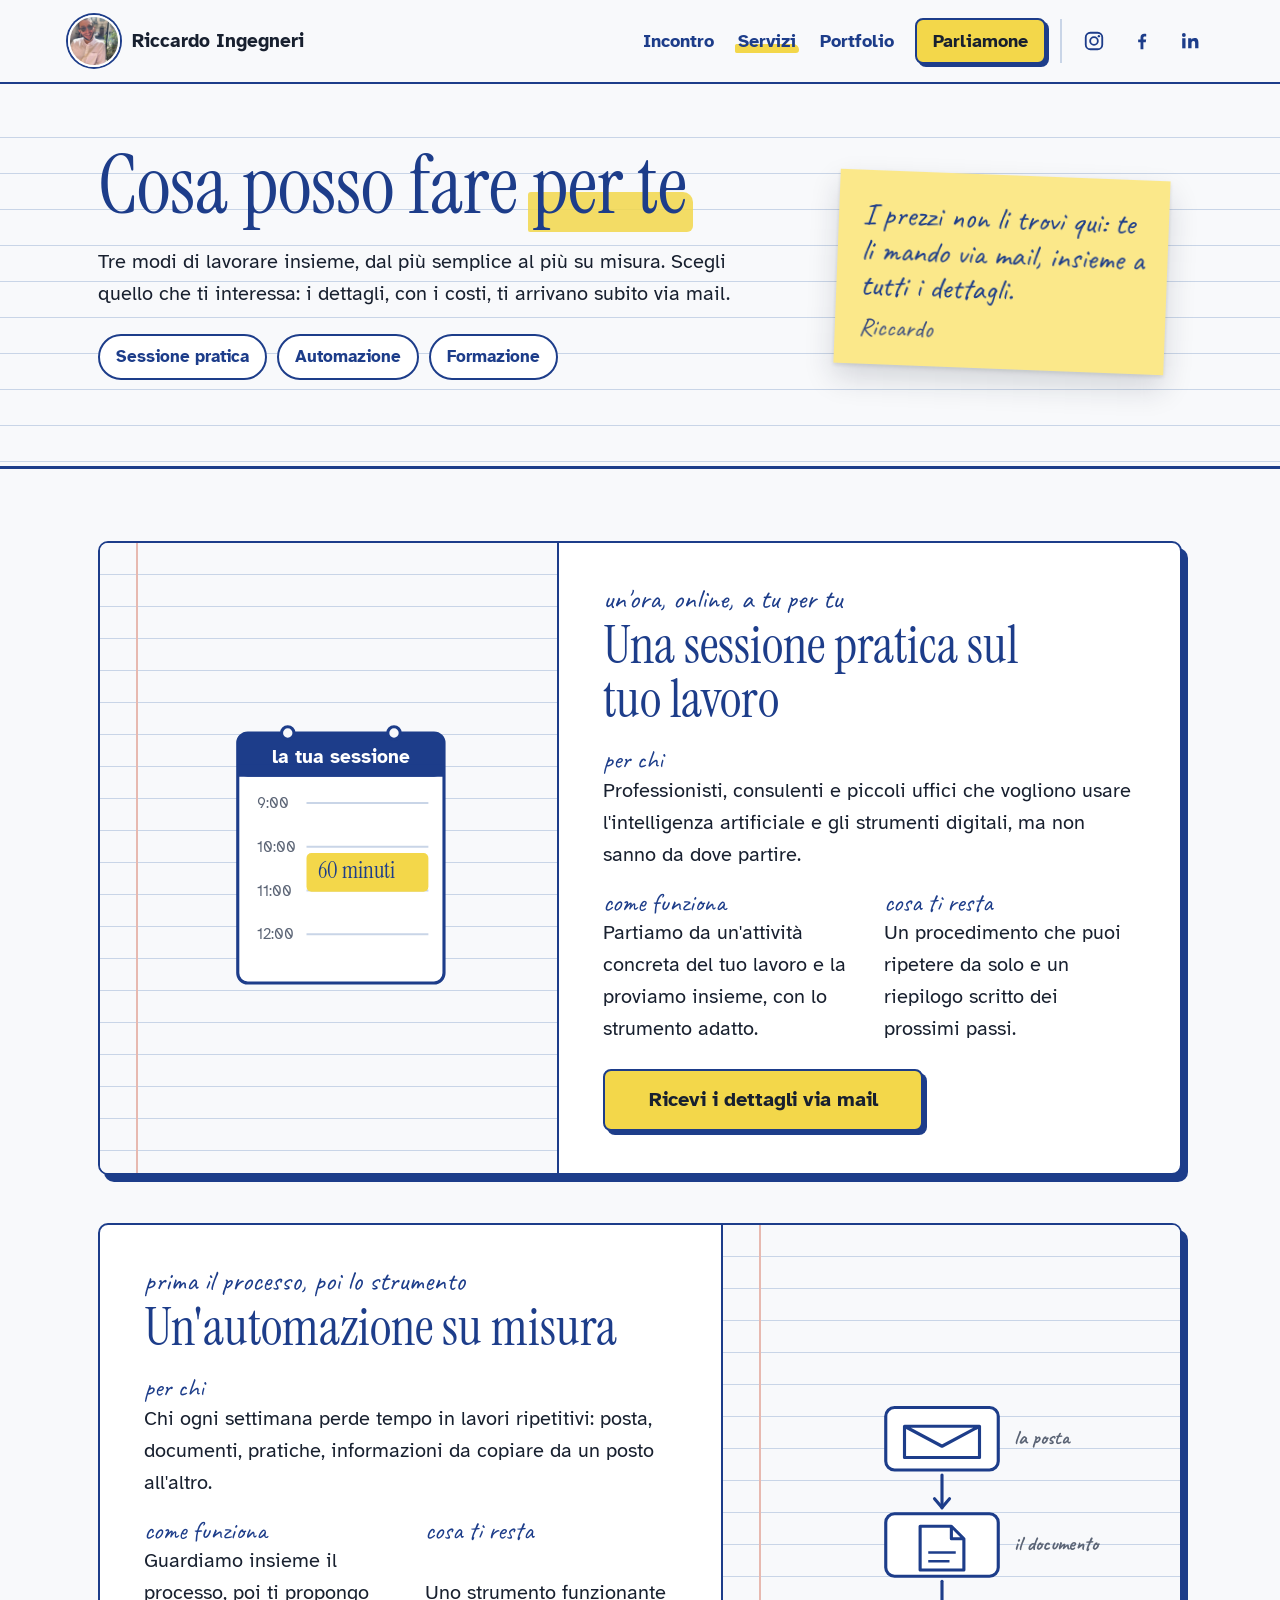
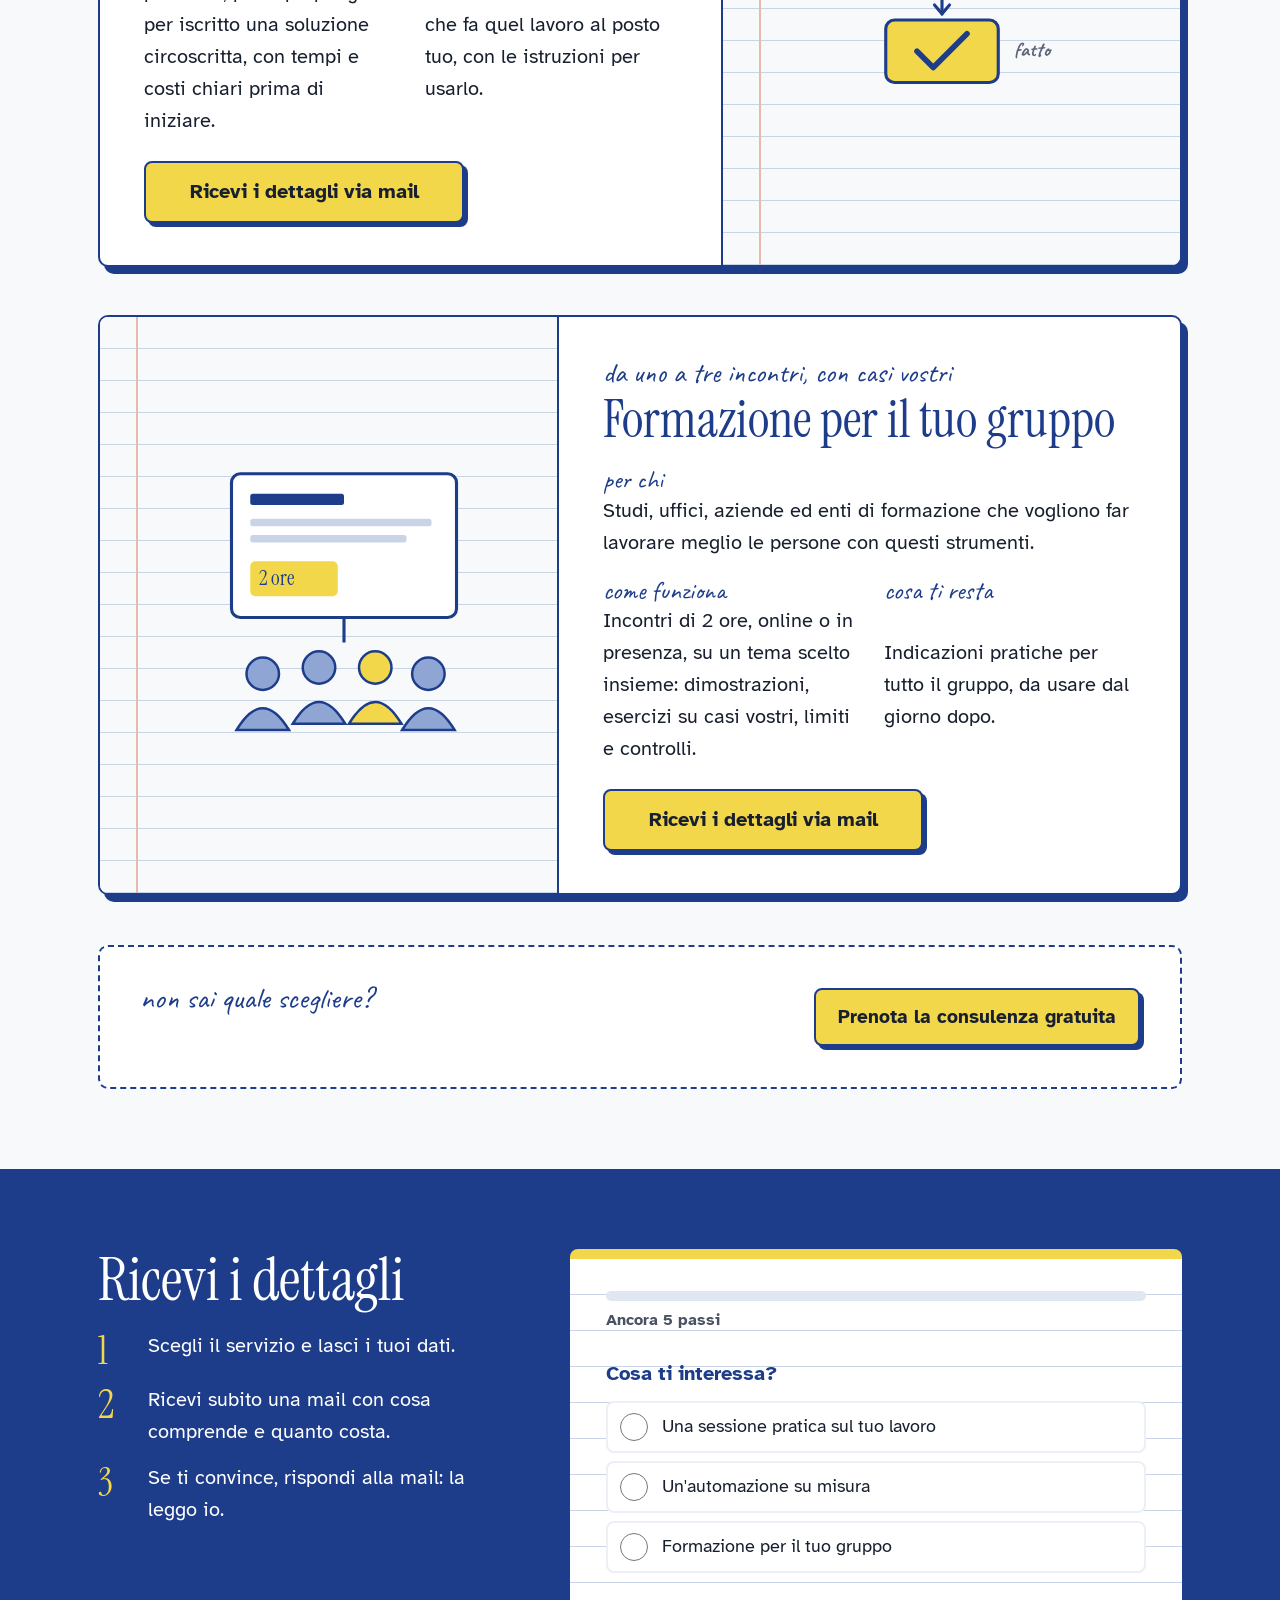
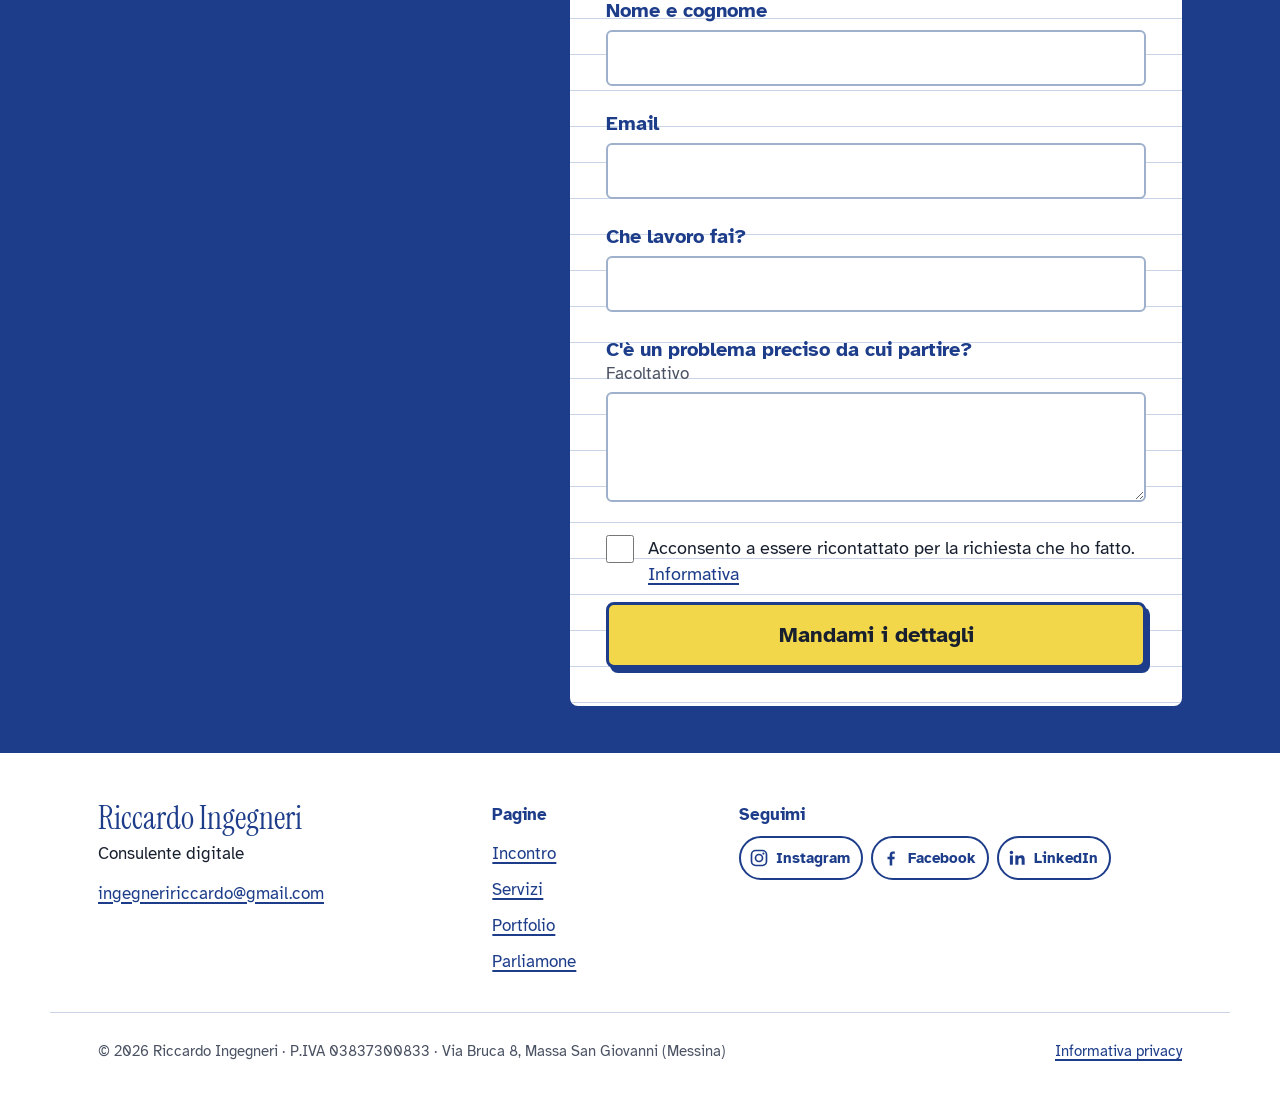
<file: servizi/index.html>
<!doctype html>
<html lang="it">
<head>
<meta charset="utf-8">
<meta name="viewport" content="width=device-width, initial-scale=1">
<link rel="icon" href="/img/logo/favicon.ico" sizes="any">
<link rel="icon" type="image/png" href="/img/logo/favicon-32.png">
<link rel="apple-touch-icon" href="/img/logo/apple-touch-icon.png">
<title>Servizi: sessioni pratiche, automazioni e formazione con Riccardo Ingegneri</title>
<meta name="description" content="Una sessione pratica sul tuo lavoro, un'automazione su misura o una formazione per il tuo gruppo. Chiedi i dettagli: ti arrivano subito via mail.">
<meta property="og:title" content="Cosa posso fare per te">
<meta property="og:description" content="Sessione pratica, automazioni su misura, formazione per gruppi. I dettagli ti arrivano via mail.">
<meta property="og:image" content="https://riccardoingegneri.it/img/riccardo.jpg">
<meta property="og:url" content="https://riccardoingegneri.it/servizi/">
<link rel="canonical" href="https://riccardoingegneri.it/servizi/">
<meta name="theme-color" content="#1d3d8a">
<link rel="preconnect" href="https://fonts.googleapis.com">
<link rel="preconnect" href="https://fonts.gstatic.com" crossorigin="">
<link href="https://fonts.googleapis.com/css2?family=Atkinson+Hyperlegible:wght@400;700&amp;family=Instrument+Serif&amp;family=Caveat:wght@700&amp;display=swap" rel="stylesheet">
<link rel="stylesheet" href="/assets/sito.css?v=20261029">
<style>
:root{--ink:#1d3d8a;--text:#18202f;--paper:#f8f9fb;--rule:#c9d5e7;--panel:#eceff5;--lamp:#f3d74a;--margine:#e7b9b0}
*{box-sizing:border-box}
html{scroll-behavior:smooth}
body{margin:0;background:var(--paper);color:var(--text);font-family:'Atkinson Hyperlegible',system-ui,sans-serif;font-size:19px;line-height:1.6;-webkit-font-smoothing:antialiased}
a{color:var(--ink);text-decoration-thickness:2px;text-underline-offset:3px}
a:focus-visible,button:focus-visible{outline:3px solid var(--lamp);outline-offset:3px}
h1,h2,h3{font-family:'Instrument Serif',Georgia,serif;font-weight:400;color:var(--ink);margin:0;text-wrap:pretty}
p{margin:0;text-wrap:pretty}
[hidden]{display:none!important}
.wrap{max-width:1180px;margin:0 auto;padding:0 22px}
.nota-mano{font-family:'Caveat',cursive;color:var(--ink);line-height:1.15}

/* ---------- testata: il foglio del quaderno con il post-it ---------- */
.foglio{background-image:repeating-linear-gradient(to bottom,transparent 0 35px,var(--rule) 35px 36px);background-position:0 18px;padding:34px 0 44px;border-bottom:3px solid var(--ink)}
.testa{display:grid;gap:30px;align-items:center}
h1{position:relative;z-index:0;font-size:54px;line-height:1.02}
h1 .ev{position:relative;white-space:nowrap}
h1 .ev::before{content:"";position:absolute;left:-4px;right:-6px;bottom:6px;height:38%;background:var(--lamp);opacity:.85;z-index:-1;border-radius:3px 10px 6px 2px;transform-origin:left center}
@media (prefers-reduced-motion:no-preference){h1 .ev::before{transform:scaleX(0);animation:swipe .7s cubic-bezier(.6,.05,.3,1) .4s forwards}}
@keyframes swipe{to{transform:scaleX(1)}}
.sub{margin-top:18px;max-width:32em}
.indice{display:flex;flex-wrap:wrap;gap:10px;margin-top:24px;padding:0;list-style:none}
.indice a{display:inline-flex;align-items:center;min-height:46px;padding:0 16px;background:#fff;border:2px solid var(--ink);border-radius:30px;font-weight:700;font-size:17px;text-decoration:none;transition:transform .15s,background .15s}
.indice a:hover{background:var(--lamp);transform:translateY(-2px)}
.postit{justify-self:center;width:min(100%,330px);padding:26px 24px 22px;background:#fbe88a;box-shadow:0 14px 28px rgba(24,32,47,.16),0 2px 4px rgba(24,32,47,.12);transform:rotate(2.2deg);font-size:31px}
.postit small{display:block;margin-top:10px;font-size:25px;color:#3b4d80}

/* ---------- i servizi ---------- */
.servizi{display:flex;flex-direction:column;gap:34px;padding:46px 0 30px}
.servizio{display:grid;background:#fff;border:2px solid var(--ink);border-radius:10px;box-shadow:6px 7px 0 var(--ink);overflow:hidden}
.disegno{position:relative;display:flex;align-items:center;justify-content:center;min-height:220px;padding:24px 20px 20px 44px;background-color:var(--paper);background-image:repeating-linear-gradient(to bottom,transparent 0 31px,var(--rule) 31px 32px);border-bottom:2px solid var(--ink)}
.disegno::before{content:"";position:absolute;left:26px;top:0;bottom:0;width:2px;background:var(--margine)}
.disegno svg{width:auto;height:200px;max-width:100%}
.testo{padding:24px 22px 26px}
.testo .nota-mano{font-size:28px}
.servizio h2{font-size:40px;line-height:1.05;margin:4px 0 18px}
.voci{margin:0;display:grid;gap:14px}
.voci div{display:grid;gap:0}
.voci dt{font-family:'Caveat',cursive;font-size:26px;line-height:1.1;color:var(--ink)}
.voci dd{margin:0}
.chiedi{display:flex;align-items:center;justify-content:center;width:100%;min-height:62px;margin-top:24px;padding:0 20px;font:inherit;font-size:20px;font-weight:700;color:var(--text);background:var(--lamp);border:2px solid var(--ink);border-radius:8px;box-shadow:4px 4px 0 var(--ink);cursor:pointer;transition:transform .15s,box-shadow .15s}
.chiedi:hover{transform:translate(-1px,-2px);box-shadow:5px 6px 0 var(--ink)}
.chiedi:active{transform:translate(2px,3px);box-shadow:1px 1px 0 var(--ink)}

/* ---------- non sai quale? ---------- */
.incerto{display:grid;gap:16px;align-items:center;margin:10px 0 56px;padding:26px 22px;border:2px dashed var(--ink);border-radius:10px;background:#fff}
.incerto .nota-mano{font-size:30px}
.incerto h2{font-size:34px;line-height:1.1}
.incerto a{display:flex;align-items:center;justify-content:center;min-height:58px;padding:0 22px;font-weight:700;font-size:19px;border-radius:8px;text-decoration:none;background:var(--lamp);color:var(--text);border:2px solid var(--ink);box-shadow:4px 4px 0 var(--ink);transition:transform .15s,box-shadow .15s}
.incerto a:hover{transform:translate(-1px,-2px);box-shadow:5px 6px 0 var(--ink)}

/* ---------- modulo ---------- */
.banda{background:var(--ink);color:#fff;padding:44px 0 26px}
.banda-in{display:grid;gap:26px}
.banda h2{color:#fff;font-size:44px;line-height:1.05;margin-bottom:14px}
.banda .passi{list-style:none;margin:18px 0 0;padding:0;display:grid;gap:14px}
.banda .passi li{display:grid;grid-template-columns:40px minmax(0,1fr);gap:10px}
.banda .passi .n{font-family:'Instrument Serif',Georgia,serif;font-size:40px;line-height:1;color:var(--lamp)}
.sheet{background-color:#fff;background-image:repeating-linear-gradient(to bottom,transparent 0 35px,var(--rule) 35px 36px);border-radius:8px;border-top:10px solid var(--lamp);color:var(--text);padding:28px 22px 30px}
.campo{margin-bottom:24px}
.campo label,.campo legend{display:block;font-weight:700;font-size:20px;line-height:1.35;margin-bottom:6px;color:var(--ink);padding:0}
.aiuto{display:block;font-weight:400;font-size:17px;color:#4a5263}
fieldset{border:0;margin:0 0 24px;padding:0;min-width:0}
.campo input[type=text],.campo input[type=email],.campo textarea{display:block;width:100%;min-height:56px;padding:10px 14px;font:inherit;font-size:19px;color:var(--text);background:#fff;border:2px solid #9fb0cc;border-radius:6px;transition:border-color .2s}
.campo textarea{min-height:110px;resize:vertical;line-height:1.5}
.campo input:focus,.campo textarea:focus{outline:3px solid var(--lamp);outline-offset:1px;border-color:var(--ink)}
.campo.ok input{border-color:var(--ink)}
[aria-invalid="true"]{border-color:#b3261e!important}
.errore{display:block;margin-top:6px;font-size:17px;color:#b3261e;font-weight:700}
.spunta{display:flex;gap:14px;align-items:flex-start;padding:9px 0;font-size:18px;line-height:1.45;cursor:pointer}
.spunta input{flex:none;width:28px;height:28px;margin:0;accent-color:var(--ink);cursor:pointer}
.campo .spunta{display:flex;margin:0;font-weight:400;font-size:18px;line-height:1.45;color:var(--text);border:2px solid var(--panel);border-radius:8px;background:#fff;padding:10px 12px;margin-top:8px;transition:border-color .2s}
.campo .spunta:has(input:checked){border-color:var(--ink)}
.nascosto{position:absolute;left:-9999px;width:1px;height:1px;overflow:hidden}
.invia{display:flex;align-items:center;justify-content:center;width:100%;min-height:66px;margin-top:6px;padding:0 20px;font:inherit;font-size:22px;font-weight:700;color:var(--text);background:var(--lamp);border:3px solid var(--ink);border-radius:8px;box-shadow:4px 5px 0 var(--ink);cursor:pointer}
.invia:hover{background:#f7e27a}
.invia:active{transform:translate(2px,3px);box-shadow:2px 2px 0 var(--ink)}
.invia[disabled]{opacity:.7;cursor:wait}
.problema{margin-top:16px;padding:12px 14px;background:#fdf0ee;border-left:4px solid #b3261e;font-size:18px}
.grazie h3{font-size:40px;line-height:1.1;margin-bottom:12px}
.grazie p{font-size:20px}
.grazie p+p{margin-top:12px}

footer{padding:30px 0 52px;font-size:17px;line-height:1.75;text-align:center}
footer a{display:inline-flex;min-height:44px;align-items:center}

@media (min-width:900px){
  body{font-size:20px}
  .wrap{padding:0 48px}
  .foglio{padding:60px 0 66px}
  .testa{grid-template-columns:minmax(0,1.3fr) minmax(0,.7fr);gap:56px}
  h1{font-size:82px}
  .servizi{gap:48px;padding:72px 0 40px}
  .servizio{grid-template-columns:minmax(0,.85fr) minmax(0,1.15fr)}
  .servizio:nth-child(even){grid-template-columns:minmax(0,1.15fr) minmax(0,.85fr)}
  .servizio:nth-child(even) .disegno{order:2;border-left:2px solid var(--ink)}
  .servizio:nth-child(odd) .disegno{border-right:2px solid var(--ink)}
  .disegno{border-bottom:0;min-height:100%;padding:40px 30px 40px 60px}
  .disegno::before{left:36px}
  .disegno svg{height:300px}
  .testo{padding:40px 44px 42px}
  .servizio h2{font-size:52px}
  .voci{grid-template-columns:1fr 1fr;gap:18px 28px}
  .voci div:first-child{grid-column:1/-1}
  .chiedi{display:inline-flex;width:auto;min-width:320px}
  .incerto{grid-template-columns:minmax(0,1fr) auto;padding:34px 40px;margin-bottom:80px}
  .banda{padding:80px 0 44px}
  .banda-in{grid-template-columns:minmax(0,.8fr) minmax(0,1.2fr);gap:64px;align-items:start}
  .banda h2{font-size:60px}
  .sheet{padding:36px 36px 38px}
}
</style>
</head>
<body>

<nav class="barra-sito" aria-label="Menu principale">
  <div class="barra-in">
    <a class="marchio" href="/"><img src="/img/riccardo.jpg" alt="" width="900" height="1200"><span>Riccardo Ingegneri</span></a>
    <ul>
      <li><a href="/webinar/">Incontro</a></li>
      <li><a href="/servizi/">Servizi</a></li>
      <li><a href="/portfolio/">Portfolio</a></li>
      <li><a class="parla" href="/parliamone/">Parliamone</a></li>
    </ul>
    <p class="barra-social"><a href="https://www.instagram.com/riccardoingegneri.it/" target="_blank" rel="noopener" aria-label="Instagram (si apre in una nuova scheda)"><svg viewBox="0 0 24 24" aria-hidden="true"><rect x="3" y="3" width="18" height="18" rx="5" fill="none" stroke="currentColor" stroke-width="2"/><circle cx="12" cy="12" r="4.2" fill="none" stroke="currentColor" stroke-width="2"/><circle cx="17.3" cy="6.7" r="1.3" fill="currentColor"/></svg></a><a href="https://www.facebook.com/957837211037426" target="_blank" rel="noopener" aria-label="Facebook (si apre in una nuova scheda)"><svg viewBox="0 0 24 24" aria-hidden="true"><path d="M13.5 21v-7.6h2.6l.4-3h-3V8.5c0-.9.3-1.5 1.5-1.5h1.6V4.3c-.3 0-1.2-.1-2.3-.1-2.3 0-3.9 1.4-3.9 4v2.2H7.8v3h2.6V21z" fill="currentColor"/></svg></a><a href="https://www.linkedin.com/in/riccardoingegneri" target="_blank" rel="noopener" aria-label="LinkedIn (si apre in una nuova scheda)"><svg viewBox="0 0 24 24" aria-hidden="true"><rect x="3.5" y="9" width="3.6" height="11" fill="currentColor"/><circle cx="5.3" cy="5.4" r="2.1" fill="currentColor"/><path d="M10 9h3.4v1.6c.5-.9 1.7-1.9 3.6-1.9 3.6 0 4.2 2.3 4.2 5.4V20h-3.6v-5.2c0-1.3 0-2.9-1.8-2.9s-2.1 1.4-2.1 2.8V20H10z" fill="currentColor"/></svg></a></p>
  </div>
  <span class="avanzamento" aria-hidden="true"></span>
</nav>

<header class="foglio">
  <div class="wrap testa">
    <div>
      <h1>Cosa posso fare <span class="ev">per te</span></h1>
      <p class="sub">Tre modi di lavorare insieme, dal più semplice al più su misura. Scegli quello che ti interessa: i dettagli, con i costi, ti arrivano subito via mail.</p>
      <ul class="indice">
        <li><a href="#sessione">Sessione pratica</a></li>
        <li><a href="#automazione">Automazione</a></li>
        <li><a href="#formazione">Formazione</a></li>
      </ul>
    </div>
    <p class="postit nota-mano">I prezzi non li trovi qui: te li mando via mail, insieme a tutti i dettagli.<small>Riccardo</small></p>
  </div>
</header>

<main>
  <div class="wrap">
    <div class="servizi">
      <article class="servizio" id="sessione">
        <div class="disegno" aria-hidden="true">
          <svg viewBox="0 0 400 480">
            <rect x="30" y="40" width="330" height="400" rx="16" fill="#fff" stroke="#1d3d8a" stroke-width="5"/>
            <rect x="30" y="40" width="330" height="70" rx="16" fill="#1d3d8a"/>
            <rect x="30" y="90" width="330" height="20" fill="#1d3d8a"/>
            <circle cx="110" cy="40" r="10" fill="#f8f9fb" stroke="#1d3d8a" stroke-width="5"/>
            <circle cx="280" cy="40" r="10" fill="#f8f9fb" stroke="#1d3d8a" stroke-width="5"/>
            <text x="195" y="88" text-anchor="middle" font-family="Atkinson Hyperlegible" font-weight="700" font-size="30" fill="#fff">la tua sessione</text>
            <g font-family="Atkinson Hyperlegible" font-size="24" fill="#5b6475"><text x="60" y="160">9:00</text><text x="60" y="230">10:00</text><text x="60" y="300">11:00</text><text x="60" y="370">12:00</text></g>
            <g stroke="#c9d5e7" stroke-width="3"><line x1="140" y1="152" x2="335" y2="152"/><line x1="140" y1="222" x2="335" y2="222"/><line x1="140" y1="292" x2="335" y2="292"/><line x1="140" y1="362" x2="335" y2="362"/></g>
            <rect x="140" y="232" width="195" height="62" rx="8" fill="#f3d74a"/>
            <text x="158" y="272" font-family="Instrument Serif" font-size="36" fill="#1d3d8a">60 minuti</text>
          </svg>
        </div>
        <div class="testo">
          <p class="nota-mano">un'ora, online, a tu per tu</p>
          <h2>Una sessione pratica sul tuo lavoro</h2>
          <dl class="voci">
            <div><dt>per chi</dt><dd>Professionisti, consulenti e piccoli uffici che vogliono usare l'intelligenza artificiale e gli strumenti digitali, ma non sanno da dove partire.</dd></div>
            <div><dt>come funziona</dt><dd>Partiamo da un'attività concreta del tuo lavoro e la proviamo insieme, con lo strumento adatto.</dd></div>
            <div><dt>cosa ti resta</dt><dd>Un procedimento che puoi ripetere da solo e un riepilogo scritto dei prossimi passi.</dd></div>
          </dl>
          <button type="button" class="chiedi" data-servizio="sessione">Ricevi i dettagli via mail</button>
        </div>
      </article>

      <article class="servizio" id="automazione">
        <div class="disegno" aria-hidden="true">
          <svg viewBox="0 0 480 480">
            <rect x="110" y="20" width="180" height="100" rx="14" fill="#fff" stroke="#1d3d8a" stroke-width="5"/>
            <path d="M140 50 h120 v50 h-120 z M140 50 l60 32 l60 -32" fill="none" stroke="#1d3d8a" stroke-width="5" stroke-linejoin="round"/>
            <rect x="110" y="190" width="180" height="100" rx="14" fill="#fff" stroke="#1d3d8a" stroke-width="5"/>
            <path d="M165 210 h50 l20 20 v50 h-70 z M215 210 v20 h20" fill="none" stroke="#1d3d8a" stroke-width="5" stroke-linejoin="round"/>
            <line x1="178" y1="252" x2="222" y2="252" stroke="#1d3d8a" stroke-width="4"/><line x1="178" y1="266" x2="212" y2="266" stroke="#1d3d8a" stroke-width="4"/>
            <rect x="110" y="360" width="180" height="100" rx="14" fill="#f3d74a" stroke="#1d3d8a" stroke-width="5"/>
            <path d="M160 410 l26 26 l54 -54" fill="none" stroke="#1d3d8a" stroke-width="9" stroke-linecap="round" stroke-linejoin="round"/>
            <g stroke="#1d3d8a" stroke-width="5" fill="none" stroke-linecap="round"><path d="M200 128 v52"/><path d="M188 166 l12 14 l12 -14"/><path d="M200 298 v52"/><path d="M188 336 l12 14 l12 -14"/></g>
            <text x="315" y="78" font-family="Caveat" font-weight="700" font-size="32" fill="#5b6475">la posta</text>
            <text x="315" y="248" font-family="Caveat" font-weight="700" font-size="32" fill="#5b6475">il documento</text>
            <text x="315" y="418" font-family="Caveat" font-weight="700" font-size="32" fill="#5b6475">fatto</text>
          </svg>
        </div>
        <div class="testo">
          <p class="nota-mano">prima il processo, poi lo strumento</p>
          <h2>Un'automazione su misura</h2>
          <dl class="voci">
            <div><dt>per chi</dt><dd>Chi ogni settimana perde tempo in lavori ripetitivi: posta, documenti, pratiche, informazioni da copiare da un posto all'altro.</dd></div>
            <div><dt>come funziona</dt><dd>Guardiamo insieme il processo, poi ti propongo per iscritto una soluzione circoscritta, con tempi e costi chiari prima di iniziare.</dd></div>
            <div><dt>cosa ti resta</dt><dd>Uno strumento funzionante che fa quel lavoro al posto tuo, con le istruzioni per usarlo.</dd></div>
          </dl>
          <button type="button" class="chiedi" data-servizio="automazione">Ricevi i dettagli via mail</button>
        </div>
      </article>

      <article class="servizio" id="formazione">
        <div class="disegno" aria-hidden="true">
          <svg viewBox="0 0 400 480">
            <rect x="20" y="30" width="360" height="230" rx="14" fill="#fff" stroke="#1d3d8a" stroke-width="5"/>
            <rect x="50" y="62" width="150" height="18" rx="4" fill="#1d3d8a"/>
            <rect x="50" y="102" width="290" height="12" rx="4" fill="#c9d5e7"/><rect x="50" y="128" width="250" height="12" rx="4" fill="#c9d5e7"/>
            <rect x="50" y="170" width="140" height="56" rx="8" fill="#f3d74a"/>
            <text x="64" y="208" font-family="Instrument Serif" font-size="34" fill="#1d3d8a">2 ore</text>
            <line x1="200" y1="260" x2="200" y2="300" stroke="#1d3d8a" stroke-width="5"/>
            <g fill="#8fa6d4" stroke="#1d3d8a" stroke-width="4">
              <circle cx="70" cy="350" r="26"/><path d="M28 440 q42 -70 84 0 z"/>
              <circle cx="160" cy="340" r="26"/><path d="M118 430 q42 -70 84 0 z"/>
              <circle cx="250" cy="340" r="26" fill="#f3d74a"/><path d="M208 430 q42 -70 84 0 z" fill="#f3d74a"/>
              <circle cx="335" cy="350" r="26"/><path d="M293 440 q42 -70 84 0 z"/>
            </g>
          </svg>
        </div>
        <div class="testo">
          <p class="nota-mano">da uno a tre incontri, con casi vostri</p>
          <h2>Formazione per il tuo gruppo</h2>
          <dl class="voci">
            <div><dt>per chi</dt><dd>Studi, uffici, aziende ed enti di formazione che vogliono far lavorare meglio le persone con questi strumenti.</dd></div>
            <div><dt>come funziona</dt><dd>Incontri di 2 ore, online o in presenza, su un tema scelto insieme: dimostrazioni, esercizi su casi vostri, limiti e controlli.</dd></div>
            <div><dt>cosa ti resta</dt><dd>Indicazioni pratiche per tutto il gruppo, da usare dal giorno dopo.</dd></div>
          </dl>
          <button type="button" class="chiedi" data-servizio="formazione">Ricevi i dettagli via mail</button>
        </div>
      </article>
    </div>

    <div class="incerto">
      <div>
        <p class="nota-mano">non sai quale scegliere?</p>
        <h2>Parliamone in 20 minuti, gratis</h2>
      </div>
      <a href="/parliamone/">Prenota la consulenza gratuita</a>
    </div>
  </div>

  <div class="banda" id="richiesta">
    <div class="wrap banda-in">
      <div>
        <h2>Ricevi i dettagli</h2>
        <ol class="passi">
          <li><span class="n">1</span><p>Scegli il servizio e lasci i tuoi dati.</p></li>
          <li><span class="n">2</span><p>Ricevi subito una mail con cosa comprende e quanto costa.</p></li>
          <li><span class="n">3</span><p>Se ti convince, rispondi alla mail: la leggo io.</p></li>
        </ol>
      </div>
      <div class="sheet">
        <!-- Il modulo invia a Apps Script (progetto «Webinar AI», Servizi.gs): la mail con i dettagli parte da lì -->
        <form id="modulo" novalidate data-passi>
          <fieldset class="campo" id="f-servizio" data-passo>
            <legend>Cosa ti interessa?</legend>
            <label class="spunta"><input type="radio" name="servizio" value="sessione"><span>Una sessione pratica sul tuo lavoro</span></label>
            <label class="spunta"><input type="radio" name="servizio" value="automazione"><span>Un'automazione su misura</span></label>
            <label class="spunta"><input type="radio" name="servizio" value="formazione"><span>Formazione per il tuo gruppo</span></label>
          </fieldset>
          <div class="campo">
            <label for="f-nome">Nome e cognome</label>
            <input id="f-nome" name="nome" type="text" autocomplete="name" required data-passo>
          </div>
          <div class="campo">
            <label for="f-email">Email</label>
            <input id="f-email" name="email" type="email" autocomplete="email" inputmode="email" required data-passo>
          </div>
          <div class="campo">
            <label for="f-lavoro">Che lavoro fai?</label>
            <input id="f-lavoro" name="lavoro" type="text" autocomplete="organization-title" required data-passo>
          </div>
          <div class="campo">
            <label for="f-problema">C'è un problema preciso da cui partire? <span class="aiuto">Facoltativo</span></label>
            <textarea id="f-problema" name="problema" rows="3"></textarea>
          </div>
          <div class="nascosto" aria-hidden="true"><label for="f-sito">Lascia vuoto</label><input id="f-sito" name="sito" type="text" tabindex="-1" autocomplete="off"></div>
          <label class="spunta"><input id="f-privacy" type="checkbox" required data-passo><span>Acconsento a essere ricontattato per la richiesta che ho fatto. <a href="/privacy/" target="_blank" rel="noopener">Informativa</a></span></label>
          <button class="invia" type="submit">Mandami i dettagli</button>
          <p class="problema" id="problema" hidden>Non sono riuscito a inviare la richiesta. Controlla la connessione e riprova, oppure scrivimi a <a href="mailto:ingegneririccardo@gmail.com">ingegneririccardo@gmail.com</a>.</p>
        </form>
        <div class="grazie" id="grazie" hidden tabindex="-1" data-timbro="Ricevuto">
          <h3>Grazie, <span id="g-nome">a presto</span>!</h3>
          <p>Ti ho appena mandato una mail con i dettagli. Se non la trovi, guarda nella posta indesiderata.</p>
          <p>Per qualsiasi domanda, rispondi pure a quella mail: arriva direttamente a me.</p>
        </div>
      </div>
    </div>
  </div>
</main>

<footer class="piede">
  <div class="piede-in">
    <div class="piede-chi">
      <p class="piede-nome">Riccardo Ingegneri</p>
      <p>Consulente digitale</p>
      <p><a href="mailto:ingegneririccardo@gmail.com">ingegneririccardo@gmail.com</a></p>
    </div>
    <nav class="piede-col" aria-label="Pagine del sito">
      <p class="piede-tit">Pagine</p>
      <ul><li><a href="/webinar/">Incontro</a></li><li><a href="/servizi/">Servizi</a></li><li><a href="/portfolio/">Portfolio</a></li><li><a href="/parliamone/">Parliamone</a></li></ul>
    </nav>
    <div class="piede-col">
      <p class="piede-tit">Seguimi</p>
      <p class="social"><a href="https://www.instagram.com/riccardoingegneri.it/" target="_blank" rel="noopener" aria-label="Instagram (si apre in una nuova scheda)"><svg viewBox="0 0 24 24" aria-hidden="true"><rect x="3" y="3" width="18" height="18" rx="5" fill="none" stroke="currentColor" stroke-width="2"/><circle cx="12" cy="12" r="4.2" fill="none" stroke="currentColor" stroke-width="2"/><circle cx="17.3" cy="6.7" r="1.3" fill="currentColor"/></svg><span>Instagram</span></a><a href="https://www.facebook.com/957837211037426" target="_blank" rel="noopener" aria-label="Facebook (si apre in una nuova scheda)"><svg viewBox="0 0 24 24" aria-hidden="true"><path d="M13.5 21v-7.6h2.6l.4-3h-3V8.5c0-.9.3-1.5 1.5-1.5h1.6V4.3c-.3 0-1.2-.1-2.3-.1-2.3 0-3.9 1.4-3.9 4v2.2H7.8v3h2.6V21z" fill="currentColor"/></svg><span>Facebook</span></a><a href="https://www.linkedin.com/in/riccardoingegneri" target="_blank" rel="noopener" aria-label="LinkedIn (si apre in una nuova scheda)"><svg viewBox="0 0 24 24" aria-hidden="true"><rect x="3.5" y="9" width="3.6" height="11" fill="currentColor"/><circle cx="5.3" cy="5.4" r="2.1" fill="currentColor"/><path d="M10 9h3.4v1.6c.5-.9 1.7-1.9 3.6-1.9 3.6 0 4.2 2.3 4.2 5.4V20h-3.6v-5.2c0-1.3 0-2.9-1.8-2.9s-2.1 1.4-2.1 2.8V20H10z" fill="currentColor"/></svg><span>LinkedIn</span></a></p>
    </div>
  </div>
  <div class="piede-fondo">
    <p>© 2026 Riccardo Ingegneri · P.IVA 03837300833 · Via Bruca 8, Massa San Giovanni (Messina)</p>
    <p><a href="/privacy/">Informativa privacy</a></p>
  </div>
</footer>

<script src="/assets/sito.js?v=20261029"></script>
<script>
// I pulsanti dei servizi scelgono la voce nel modulo, la fanno lampeggiare e ci portano lì.
document.querySelectorAll('.chiedi').forEach(function (b) {
  b.addEventListener('click', function () {
    var scelta = document.querySelector('input[name=servizio][value="' + b.dataset.servizio + '"]');
    scelta.checked = true;
    scelta.dispatchEvent(new Event('change', { bubbles: true }));
    var riga = scelta.closest('.spunta');
    riga.classList.remove('scelto'); void riga.offsetWidth; riga.classList.add('scelto');
    document.getElementById('richiesta').scrollIntoView({ behavior: 'smooth' });
    setTimeout(function () { document.getElementById('f-nome').focus({ preventScroll: true }); }, 600);
  });
});

// Controlla i campi e invia a Apps Script (no-cors: la risposta non si legge; se la richiesta parte, è arrivata).
(function () {
  var URL = 'https://script.google.com/macros/s/AKfycbwnVB_8M2oiprBak9EdHAoBEfH8dj16F90r65n2Q-qLeLx4M97FOpmqn00lbPbT5ohUUQ/exec';
  var form = document.getElementById('modulo');
  var bottone = form.querySelector('.invia');

  function segna(campo, dove, messaggio) {
    campo.removeAttribute('aria-invalid');
    if (!messaggio) return true;
    var e = document.createElement('span');
    e.className = 'errore';
    e.id = campo.id + '-errore';
    e.textContent = messaggio;
    dove.parentNode.insertBefore(e, dove.nextSibling);
    campo.setAttribute('aria-invalid', 'true');
    campo.setAttribute('aria-describedby', e.id);
    return false;
  }
  function controlla() {
    form.querySelectorAll('.errore').forEach(function (e) { e.remove(); });
    var servizio = document.getElementById('f-servizio'), nome = document.getElementById('f-nome'), email = document.getElementById('f-email');
    var lavoro = document.getElementById('f-lavoro'), privacy = document.getElementById('f-privacy');
    var ok = [
      segna(servizio, servizio.lastElementChild, form.querySelector('input[name=servizio]:checked') ? '' : 'Scegli il servizio che ti interessa.'),
      segna(nome, nome, nome.value.trim() ? '' : 'Scrivi il tuo nome.'),
      segna(email, email, /^[^\s@]+@[^\s@]+\.[^\s@]{2,}$/.test(email.value.trim()) ? '' : 'Controlla l\'indirizzo email: sembra incompleto.'),
      segna(lavoro, lavoro, lavoro.value.trim() ? '' : 'Scrivi in due parole che lavoro fai.'),
      segna(privacy, privacy.parentNode, privacy.checked ? '' : 'Per mandare la richiesta serve questa spunta.')
    ];
    var primo = [servizio.querySelector('input'), nome, email, lavoro, privacy][ok.indexOf(false)];
    if (primo) primo.focus();
    return !primo;
  }

  form.addEventListener('submit', function (ev) {
    ev.preventDefault();
    document.getElementById('problema').hidden = true;
    if (!controlla()) return;
    var dati = new URLSearchParams();
    dati.append('tipo', 'servizio');
    dati.append('servizio', form.querySelector('input[name=servizio]:checked').value);
    ['nome', 'email', 'lavoro', 'problema', 'sito'].forEach(function (n) { dati.append(n, form.elements[n].value.trim()); });
    dati.append('privacy', 'si');
    bottone.disabled = true;
    bottone.textContent = 'Invio in corso…';
    fetch(URL, { method: 'POST', mode: 'no-cors', body: dati })
      .then(function () {
        var nome = document.getElementById('f-nome').value.trim().split(/\s+/)[0];
        if (nome) document.getElementById('g-nome').textContent = nome;
        form.hidden = true;
        var g = document.getElementById('grazie');
        g.hidden = false;
        g.focus();
      })
      .catch(function () {
        bottone.disabled = false;
        bottone.textContent = 'Mandami i dettagli';
        document.getElementById('problema').hidden = false;
      });
  });
})();
</script>
<!-- Cloudflare Web Analytics --><script type='module' src='https://static.cloudflareinsights.com/beacon.min.js' data-cf-beacon='{"token": "07f9f75d46ac4bcd8fdc00e0d40977d0"}'></script><!-- End Cloudflare Web Analytics -->
</body>
</html>
</file>
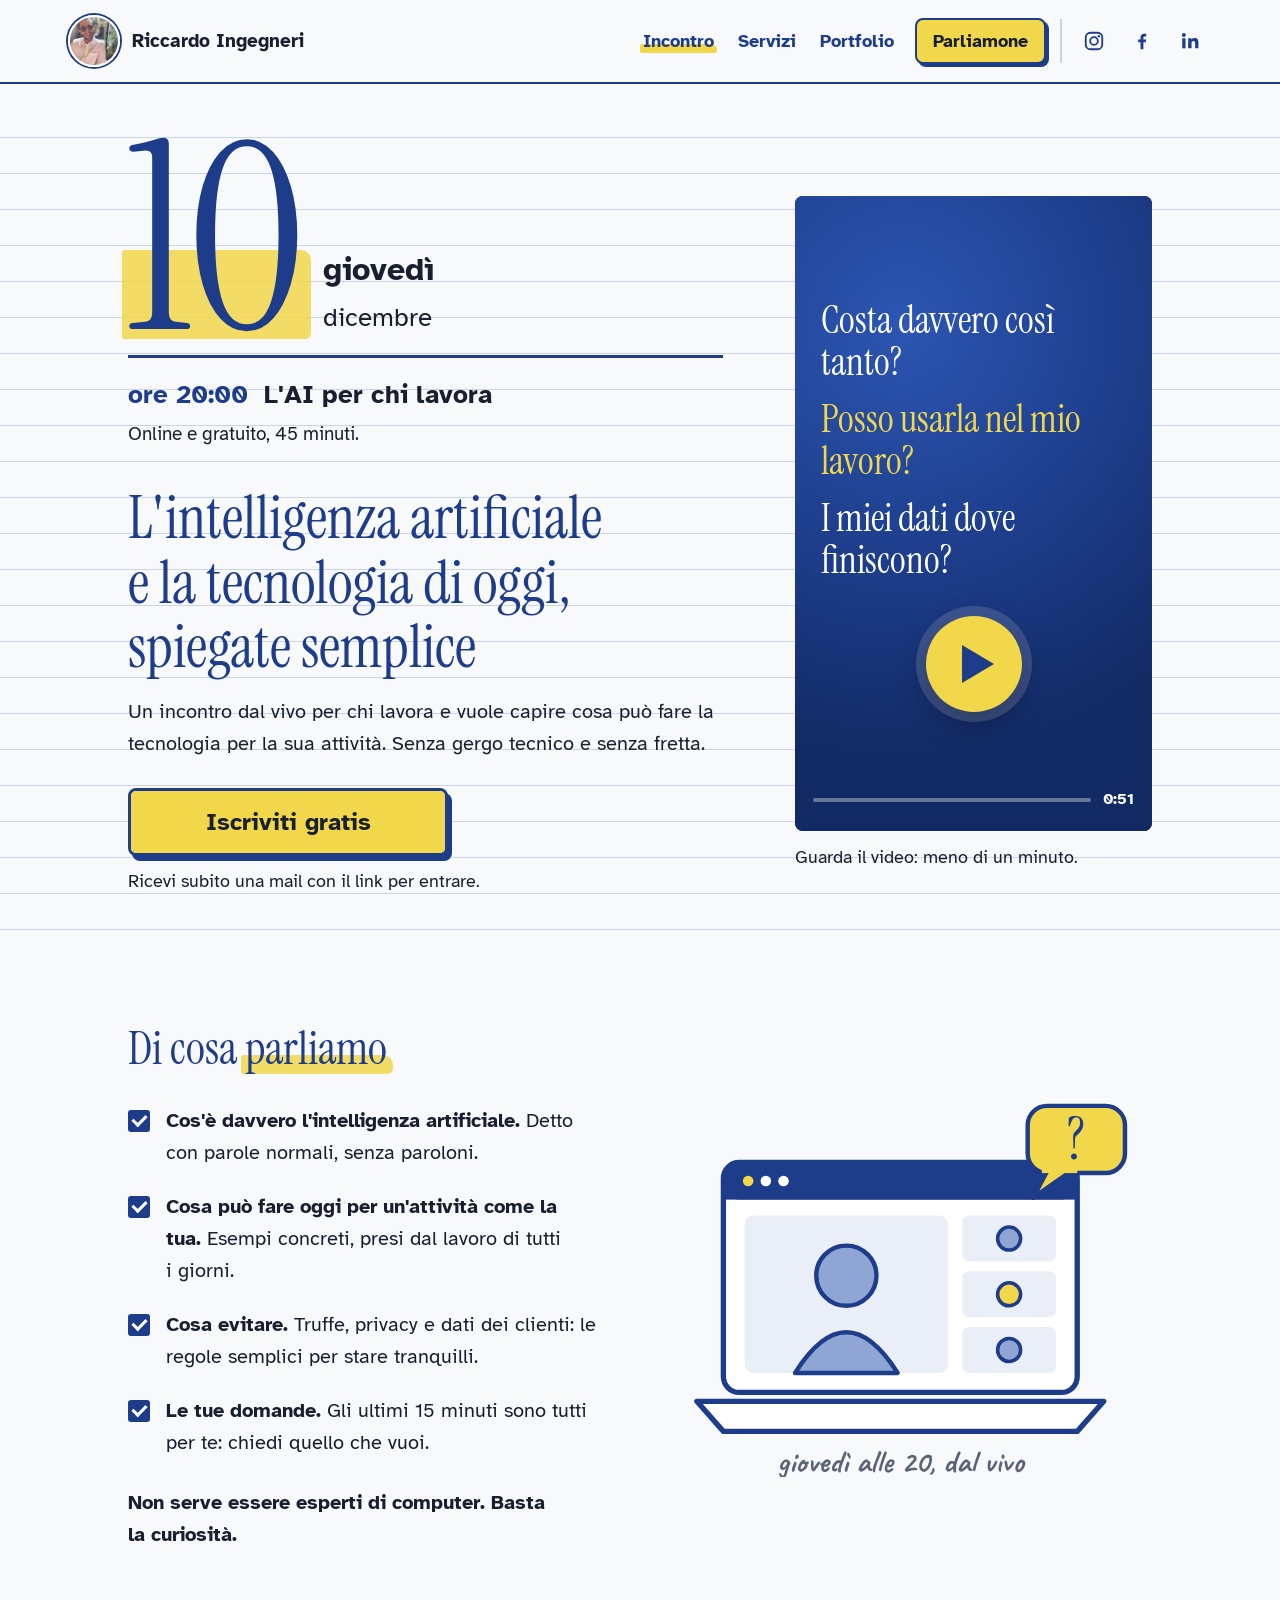
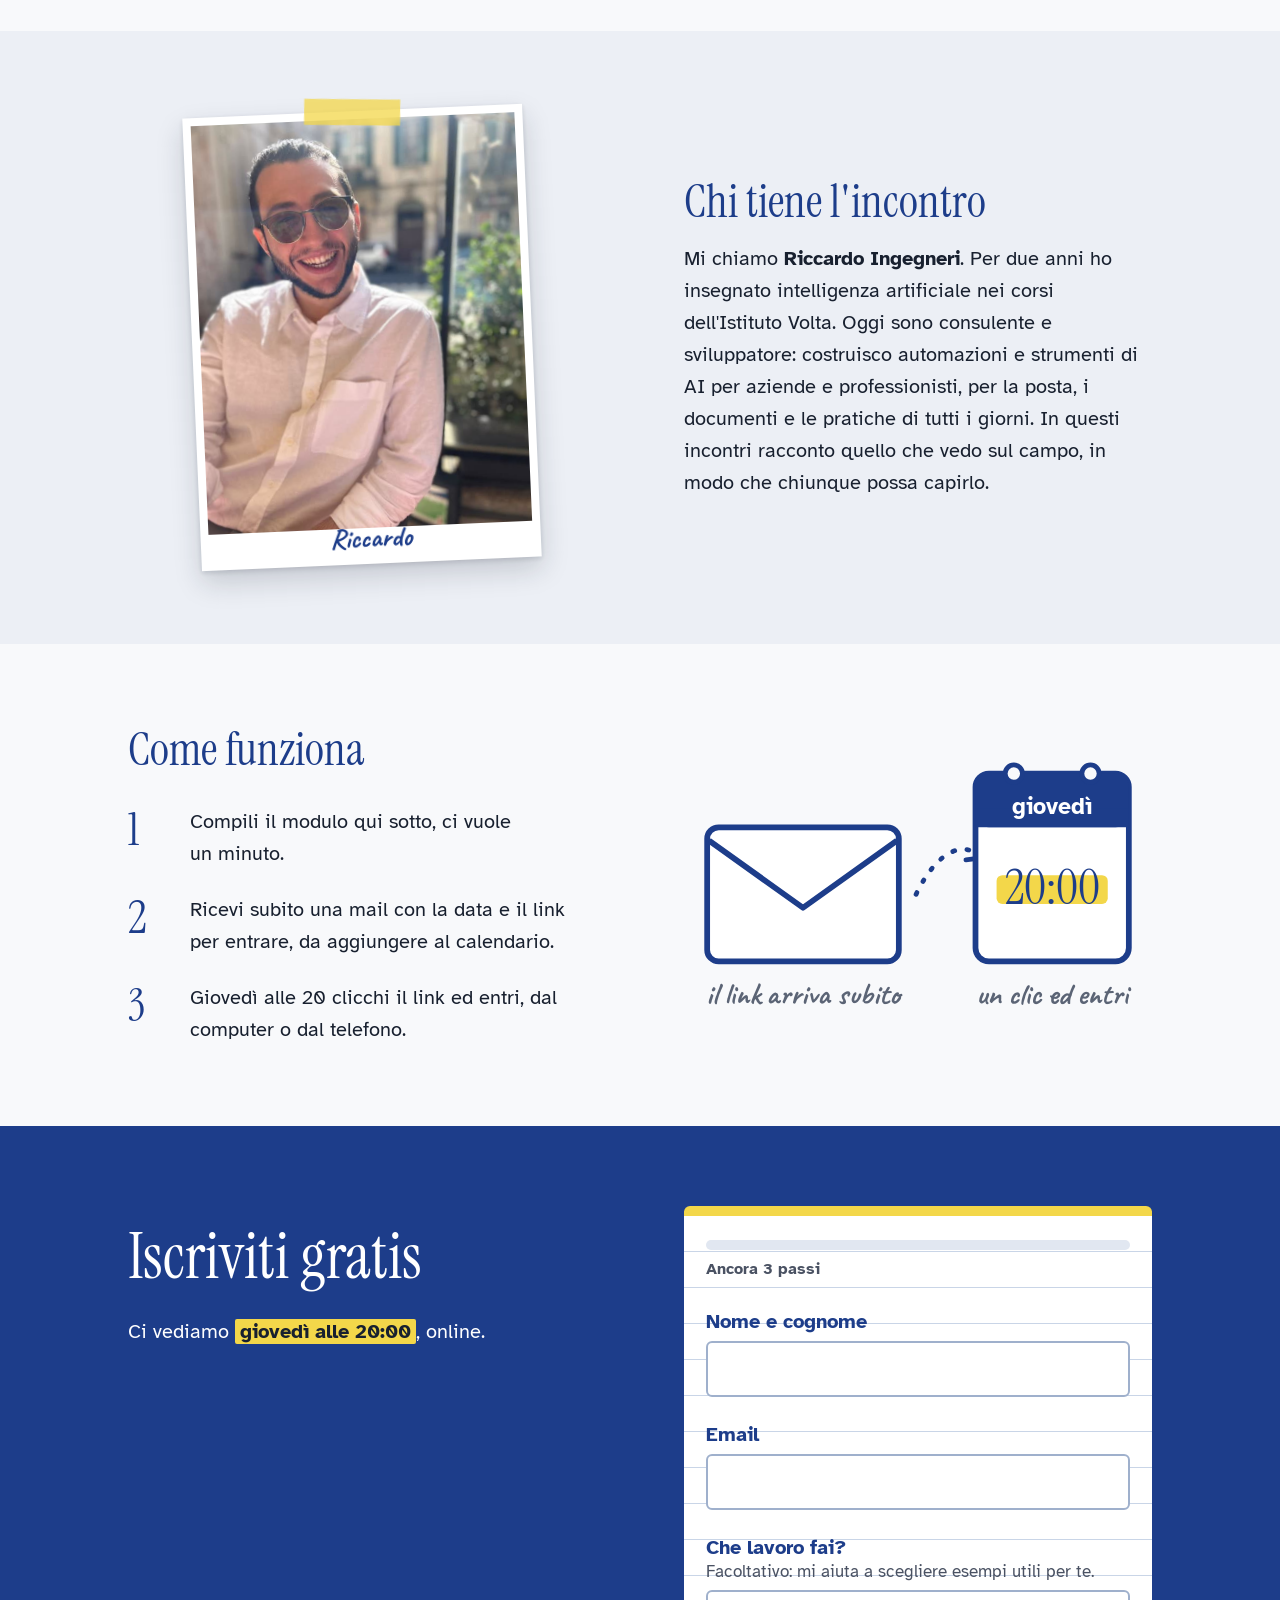
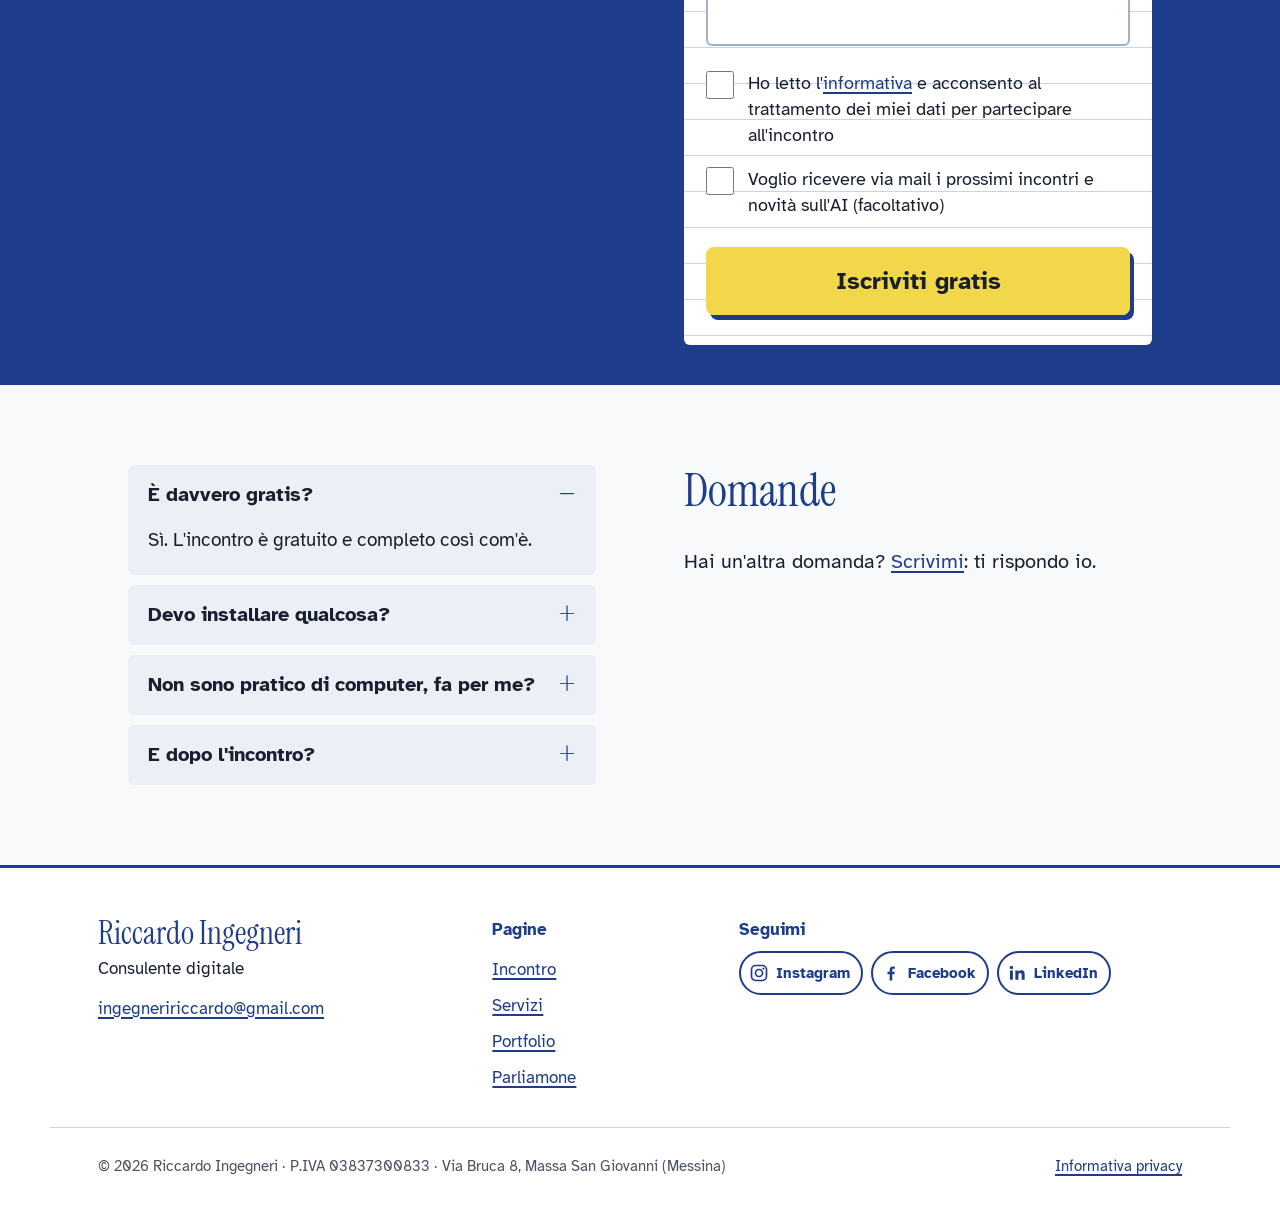
<file: webinar/index.html>
<!DOCTYPE html>
<html lang="it"><head>


<meta charset="utf-8">
<meta name="viewport" content="width=device-width, initial-scale=1">
<link rel="icon" href="/img/logo/favicon.ico" sizes="any">
<link rel="icon" type="image/png" href="/img/logo/favicon-32.png">
<link rel="apple-touch-icon" href="/img/logo/apple-touch-icon.png">
<title>L'AI per chi lavora — incontro gratuito online con Riccardo Ingegneri</title>
<meta name="description" content="L'intelligenza artificiale e la tecnologia di oggi, spiegate semplice. Un incontro dal vivo, online e gratuito, di 45 minuti.">
<meta property="og:title" content="L'AI per chi lavora">
<meta property="og:description" content="L'intelligenza artificiale e la tecnologia di oggi, spiegate semplice. Online e gratuito, 45 minuti.">
<meta property="og:type" content="website">
<meta property="og:image" content="https://riccardoingegneri.it/webinar/video/copertina.jpg">
<meta property="og:url" content="https://riccardoingegneri.it/webinar/">
<meta name="theme-color" content="#1d3d8a">
<link rel="preconnect" href="https://fonts.googleapis.com">
<link rel="preconnect" href="https://fonts.gstatic.com" crossorigin="">
<link href="https://fonts.googleapis.com/css2?family=Atkinson+Hyperlegible:wght@400;700&amp;family=Instrument+Serif&amp;family=Caveat:wght@700&amp;display=swap" rel="stylesheet">
<link rel="stylesheet" href="/assets/sito.css?v=20261029">
<style>
:root{
  --ink:#1d3d8a;      /* blu inchiostro */
  --text:#18202f;     /* testo */
  --paper:#f8f9fb;    /* carta */
  --rule:#c9d5e7;     /* righe del quaderno */
  --panel:#eceff5;
  --lamp:#f3d74a;     /* giallo evidenziatore */
}
*{box-sizing:border-box}
html{scroll-behavior:smooth}
body{margin:0;background:var(--paper);color:var(--text);font-family:'Atkinson Hyperlegible',system-ui,sans-serif;font-size:19px;line-height:1.6;-webkit-font-smoothing:antialiased;text-rendering:optimizeLegibility}
a{color:var(--ink);text-decoration-thickness:2px;text-underline-offset:3px}
a:hover{text-decoration-thickness:3px}
a:focus-visible,button:focus-visible,summary:focus-visible{outline:3px solid var(--lamp);outline-offset:3px}
h1,h2,h3{font-family:'Instrument Serif',Georgia,serif;font-weight:400;color:var(--ink);margin:0;text-wrap:pretty}
p{margin:0;text-wrap:pretty}
strong{font-weight:700}

.wrap{max-width:1120px;margin:0 auto;padding:0 24px}
.narrow{max-width:680px}

/* ---------- foglio d'agenda ---------- */
.agenda{background-color:var(--paper);background-image:repeating-linear-gradient(to bottom,transparent 0 35px,var(--rule) 35px 36px);background-position:0 18px;padding:28px 0 32px}
.date{display:flex;align-items:flex-end;gap:16px;border-bottom:3px solid var(--ink);padding-bottom:12px}
.day{position:relative;font-family:'Instrument Serif',Georgia,serif;font-size:200px;line-height:.78;color:var(--ink);letter-spacing:-6px;padding-right:6px}
.day span{position:relative;z-index:1}
.day::before{content:"";position:absolute;left:-6px;right:-4px;bottom:4px;height:44%;background:var(--lamp);opacity:.85;transform-origin:left center;z-index:0;border-radius:3px 10px 6px 2px}
@media (prefers-reduced-motion:no-preference){
  .day::before{transform:scaleX(0);animation:swipe .7s cubic-bezier(.6,.05,.3,1) .45s forwards}
}
@keyframes swipe{to{transform:scaleX(1)}}
.weekday{display:flex;flex-direction:column;gap:2px;padding-bottom:4px}
.weekday b{font-size:26px}
.weekday span{font-size:22px}
.time{display:flex;gap:16px;align-items:baseline;padding-top:16px;flex-wrap:wrap}
.time .h{font-size:23px;font-weight:700;color:var(--ink)}
.time .name{font-size:23px;font-weight:700}
.time-note{margin:4px 0 0;font-size:19px}
.in-corso{margin:14px 0 0;padding:10px 14px;background:var(--lamp);color:var(--text);border-radius:6px;font-size:19px;line-height:1.45}
.in-corso b{display:block;font-size:21px}

/* ---------- hero ---------- */
.hero-text{padding:8px 0 40px}
.hero-text h1{font-size:42px;line-height:1.08;margin-bottom:16px}
.hero-text .sub{margin-bottom:28px}
.btn{display:flex;align-items:center;justify-content:center;min-height:62px;padding:0 28px;background:var(--ink);color:#fff;font-size:22px;font-weight:700;border-radius:8px;text-decoration:none}
.btn:hover{background:#163070}
/* pulsante evidenziato: una sola passata gialla dopo quella sulla data, poi resta fermo */
.cta{position:relative;isolation:isolate;overflow:hidden;min-height:68px;font-size:24px;background:var(--lamp);color:var(--text);border:3px solid var(--ink);box-shadow:4px 5px 0 var(--ink)}
.cta::before{content:"";position:absolute;inset:0;background:var(--lamp);z-index:-1;transform-origin:left center}
.cta:hover{background:#f7e27a;box-shadow:5px 7px 0 var(--ink)}
.cta:active{transform:translate(2px,3px);box-shadow:2px 2px 0 var(--ink)}
@media (prefers-reduced-motion:no-preference){
  .cta{background:#fff;transition:box-shadow .15s}
  .cta::before{transform:scaleX(0);animation:swipe .6s cubic-bezier(.6,.05,.3,1) 1.25s forwards}
  .cta:hover::before{background:#f7e27a}
}
.btn-note{margin-top:12px;font-size:18px;line-height:1.5;text-align:center}

/* ---------- video ---------- */
.video{padding:0 0 52px}
.video-frame{position:relative;width:100%;aspect-ratio:9/16;border-radius:8px;overflow:hidden;background:#000}
.video-frame video{position:absolute;inset:0;width:100%;height:100%;object-fit:cover}
.play{width:88px;height:88px;border-radius:50%;background:var(--ink);display:flex;align-items:center;justify-content:center;box-shadow:0 0 0 6px rgba(255,255,255,.9)}
.play i{width:0;height:0;border-left:28px solid #fff;border-top:17px solid transparent;border-bottom:17px solid transparent;margin-left:7px}
.video-cap{margin-top:12px;font-size:18px}
/* copertina del video: schermo blu con le domande del video e il tasto play; al clic parte il video */
.copertina{position:absolute;inset:0;z-index:2;display:flex;flex-direction:column;justify-content:center;gap:34px;width:100%;padding:28px 26px 44px;border:0;margin:0;text-align:left;cursor:pointer;font:inherit;color:#fff;background:radial-gradient(120% 70% at 30% 20%,#2c56b3 0%,var(--ink) 55%,#122a63 100%)}
.copertina .domande span{display:block;font-family:'Instrument Serif',Georgia,serif;font-size:clamp(28px,8.4vw,38px);line-height:1.12}
.copertina .domande span + span{margin-top:14px}
.copertina .domande span:nth-child(2){color:var(--lamp)}
.copertina .tasto{align-self:center;width:96px;height:96px;border-radius:50%;background:var(--lamp);display:flex;align-items:center;justify-content:center;box-shadow:0 0 0 10px rgba(255,255,255,.14),0 10px 30px rgba(0,0,0,.35);transition:transform .15s}
.copertina .tasto i{width:0;height:0;border-left:32px solid var(--ink);border-top:19px solid transparent;border-bottom:19px solid transparent;margin-left:8px}
.copertina .barra{position:absolute;left:18px;right:18px;bottom:18px;display:flex;align-items:center;gap:12px;font-size:16px;font-weight:700}
.copertina .barra::before{content:"";flex:1;height:4px;border-radius:2px;background:rgba(255,255,255,.35)}
.copertina:hover .tasto{transform:scale(1.06)}
.copertina:active .tasto{transform:scale(.97)}
.copertina:focus-visible{outline:4px solid var(--lamp);outline-offset:-4px}
.copertina[hidden]{display:none}

/* ---------- sezioni ---------- */
section{padding:52px 0}
section h2{font-size:36px;line-height:1.12;margin-bottom:22px}
.list{display:flex;flex-direction:column;gap:22px;margin:0;padding:0;list-style:none}
.list li{display:flex;gap:16px}
.box{flex:none;width:22px;height:22px;border:2.5px solid var(--ink);border-radius:3px;margin-top:5px}
.closing{margin-top:28px;font-weight:700}

.about{background:var(--panel)}
.about-grid{display:grid;gap:22px}
.portrait{width:180px;aspect-ratio:3/4;border-radius:6px;overflow:hidden}
.portrait img{display:block;width:100%;height:100%;object-fit:cover}
.ph{font-family:ui-monospace,Menlo,monospace;font-size:13px;background:#fff;color:#222;padding:3px 7px;line-height:1.4}

.steps{display:flex;flex-direction:column;gap:24px;margin:0;padding:0;list-style:none}
.steps li{display:grid;grid-template-columns:48px minmax(0,1fr);gap:14px}
.steps .n{font-family:'Instrument Serif',Georgia,serif;font-size:46px;line-height:1;color:var(--ink)}

/* ---------- modulo ---------- */
.signup{background:var(--ink);color:#fff;padding:48px 0 20px}
.signup h2{color:#fff;font-size:42px;margin-bottom:8px}
.signup .lead{margin-bottom:26px}
.signup mark{background:var(--lamp);color:var(--text);padding:0 5px;font-weight:700;border-radius:2px}
.form-sheet{background-color:#fff;background-image:repeating-linear-gradient(to bottom,transparent 0 35px,var(--rule) 35px 36px);border-radius:6px;border-top:10px solid var(--lamp);color:var(--text);padding:28px 22px 30px}
.campo{margin-bottom:24px}
.campo label{display:block;font-weight:700;font-size:20px;line-height:1.35;margin-bottom:6px;color:var(--ink)}
.campo .aiuto{display:block;font-weight:400;font-size:17px;color:#4a5263}
.campo input{display:block;width:100%;min-height:56px;padding:10px 14px;font:inherit;font-size:19px;color:var(--text);background:#fff;border:2px solid #9fb0cc;border-radius:6px}
.campo input:focus{outline:3px solid var(--lamp);outline-offset:1px;border-color:var(--ink)}
.campo input[aria-invalid="true"]{border-color:#b3261e}
.errore{display:block;margin-top:6px;font-size:17px;color:#b3261e;font-weight:700}
.spunta{display:flex;gap:14px;align-items:flex-start;margin-bottom:18px;font-size:18px;line-height:1.45;cursor:pointer}
.spunta input{flex:none;width:28px;height:28px;margin:1px 0 0;accent-color:var(--ink);cursor:pointer}
.spunta a{color:var(--ink)}
.invia{width:100%;margin-top:10px;border:0;cursor:pointer;font-family:inherit}
.invia[disabled]{opacity:.7;cursor:wait}
.grazie{padding:8px 4px}
.grazie h3{font-size:40px;line-height:1.1;margin-bottom:12px}
.grazie p{font-size:20px}
.fallback{padding:18px 4px 8px;font-size:18px}
.fallback a{color:#fff;display:inline-flex;min-height:48px;align-items:center}
.problema{margin-top:16px;padding:12px 14px;background:#fdf0ee;border-left:4px solid #b3261e;font-size:18px}
.problema a{color:var(--ink);font-weight:700}

/* ---------- FAQ ---------- */
.faq{display:flex;flex-direction:column;gap:10px}
details{background:var(--panel);border-radius:6px}
summary{list-style:none;cursor:pointer;min-height:60px;display:flex;align-items:center;justify-content:space-between;gap:16px;padding:10px 20px;font-size:20px;font-weight:700;line-height:1.35}
summary::-webkit-details-marker{display:none}
summary::after{content:"+";flex:none;font-family:'Instrument Serif',Georgia,serif;font-size:34px;font-weight:400;line-height:1;color:var(--ink)}
details[open] summary::after{content:"\2212"}
details p{padding:0 20px 20px;font-size:19px}

footer{border-top:3px solid var(--ink);padding:32px 0 56px;font-size:18px;line-height:1.75}
footer{text-align:center}
footer a{display:inline-flex;min-height:48px;align-items:center}


/* ---------- sezioni affiancate (da computer): testo da un lato, disegno dall'altro, a lati alterni ---------- */
.sez-vis{display:none}
.polaroid{position:relative;width:200px;margin:22px 0 0;transform:rotate(-2deg)}
.polaroid img{display:block;width:100%;height:auto;aspect-ratio:3/4;object-fit:cover;object-position:50% 30%;border:8px solid #fff;border-bottom-width:36px;box-shadow:0 12px 26px rgba(24,32,47,.18),0 2px 5px rgba(24,32,47,.14)}
.polaroid::before{content:"";position:absolute;top:-12px;left:50%;width:96px;height:26px;margin-left:-48px;background:rgba(243,215,74,.75);transform:rotate(3deg);z-index:1}
.polaroid figcaption{position:absolute;left:0;right:0;bottom:4px;text-align:center;font-family:'Caveat',cursive;font-weight:700;font-size:22px;color:var(--ink)}
.about h2{margin-bottom:16px}
.nota-faq{margin:-6px 0 22px}

/* ---------- desktop ---------- */
@media (min-width:900px){
  body{font-size:20px}
  .wrap{padding:0 48px}
  .agenda{padding:56px 0 48px}
  .hero{display:grid;grid-template-columns:minmax(0,1.25fr) minmax(0,.75fr);gap:72px;align-items:start}
  .day{font-size:260px}
  .weekday b{font-size:32px}.weekday span{font-size:26px}
  .time .h,.time .name{font-size:26px}
  .hero-text{padding:36px 0 0}
  .hero-text h1{font-size:60px}
  .btn{display:inline-flex;min-width:320px}
  .btn-note{text-align:left}
  .video{padding:56px 0 0;position:sticky;top:24px}
  .video-frame{max-height:640px}
  section{padding:80px 0}
  section h2{font-size:46px;margin-bottom:30px}
  .about-grid{grid-template-columns:220px minmax(0,1fr);gap:48px;align-items:start}
  .portrait{width:220px}
  .signup{padding:80px 0 40px}
  .signup h2{font-size:56px}
  .signup .narrow{margin:0 auto}
  .sez{display:grid;grid-template-columns:minmax(0,1fr) minmax(0,1fr);gap:88px;align-items:center}
  .sez-vis{display:flex;justify-content:center}
  .sez-vis svg{width:100%;max-width:460px;height:auto}
  .sez.inversa>:last-child{order:-1}
  .polaroid{justify-self:center;width:min(100%,340px);margin:0;transform:rotate(-2.5deg)}
  .polaroid figcaption{font-size:28px}
  .sez-modulo{align-items:start}
  .sez-modulo .sez-testo{position:sticky;top:110px}
  .signup .sez-modulo h2{font-size:64px}
  .sez-domande{align-items:start}
  .sez-domande .sez-testo{position:sticky;top:110px}
  .nota-faq{margin:0}
}
</style>
</head>
<body>

<nav class="barra-sito" aria-label="Menu principale">
  <div class="barra-in">
    <a class="marchio" href="/"><img src="/img/riccardo.jpg" alt="" width="900" height="1200"><span>Riccardo Ingegneri</span></a>
    <ul>
      <li><a href="/webinar/">Incontro</a></li>
      <li><a href="/servizi/">Servizi</a></li>
      <li><a href="/portfolio/">Portfolio</a></li>
      <li><a class="parla" href="/parliamone/">Parliamone</a></li>
    </ul>
    <p class="barra-social"><a href="https://www.instagram.com/riccardoingegneri.it/" target="_blank" rel="noopener" aria-label="Instagram (si apre in una nuova scheda)"><svg viewBox="0 0 24 24" aria-hidden="true"><rect x="3" y="3" width="18" height="18" rx="5" fill="none" stroke="currentColor" stroke-width="2"/><circle cx="12" cy="12" r="4.2" fill="none" stroke="currentColor" stroke-width="2"/><circle cx="17.3" cy="6.7" r="1.3" fill="currentColor"/></svg></a><a href="https://www.facebook.com/957837211037426" target="_blank" rel="noopener" aria-label="Facebook (si apre in una nuova scheda)"><svg viewBox="0 0 24 24" aria-hidden="true"><path d="M13.5 21v-7.6h2.6l.4-3h-3V8.5c0-.9.3-1.5 1.5-1.5h1.6V4.3c-.3 0-1.2-.1-2.3-.1-2.3 0-3.9 1.4-3.9 4v2.2H7.8v3h2.6V21z" fill="currentColor"/></svg></a><a href="https://www.linkedin.com/in/riccardoingegneri" target="_blank" rel="noopener" aria-label="LinkedIn (si apre in una nuova scheda)"><svg viewBox="0 0 24 24" aria-hidden="true"><rect x="3.5" y="9" width="3.6" height="11" fill="currentColor"/><circle cx="5.3" cy="5.4" r="2.1" fill="currentColor"/><path d="M10 9h3.4v1.6c.5-.9 1.7-1.9 3.6-1.9 3.6 0 4.2 2.3 4.2 5.4V20h-3.6v-5.2c0-1.3 0-2.9-1.8-2.9s-2.1 1.4-2.1 2.8V20H10z" fill="currentColor"/></svg></a></p>
  </div>
  <span class="avanzamento" aria-hidden="true"></span>
</nav>

<header class="agenda">
  <div class="wrap">
    <div class="hero">
      <div>
        <!-- Data dell'incontro: la scrive ogni notte strumenti/data_webinar.py (per chi legge senza JavaScript) e la ricalcola lo script in fondo alla pagina. -->
        <div class="date" id="data" aria-label="giovedì 26 novembre">
          <div class="day"><span id="giorno">26</span></div>
          <div class="weekday">
            <b>giovedì</b>
            <span id="mese">novembre</span>
          </div>
        </div>
        <!-- ============================================================= -->
        <div class="time">
          <span class="h">ore 20:00</span>
          <span class="name">L'AI per chi lavora</span>
        </div>
        <p class="time-note">Online e gratuito, 45 minuti.</p>
        <p class="in-corso" id="inCorso" hidden><b>In corso adesso.</b>Chi si iscrive ora partecipa al prossimo incontro, <span id="prossimo"></span>.</p>

        <div class="hero-text">
          <h1>L'intelligenza artificiale e la tecnologia di oggi, spiegate semplice</h1>
          <p class="sub">Un incontro dal vivo per chi lavora e vuole capire cosa può fare la tecnologia per la sua attività. Senza gergo tecnico e senza fretta.</p>
          <a class="btn cta" href="#iscrizione">Iscriviti gratis</a>
          <p class="btn-note">Ricevi subito una mail con il link per entrare.</p>
        </div>
      </div>

      <div class="video">
        <div class="video-frame">
          <video id="video" src="video/riccardo.mp4" playsinline preload="none"></video>
          <button type="button" class="copertina" id="copertina" aria-label="Guarda il video di presentazione, 51 secondi">
            <span class="domande">
              <span>Costa davvero così tanto?</span>
              <span>Posso usarla nel mio lavoro?</span>
              <span>I miei dati dove finiscono?</span>
            </span>
            <span class="tasto"><i></i></span>
            <span class="barra">0:51</span>
          </button>
        </div>
        <p class="video-cap">Guarda il video: meno di un minuto.</p>
      </div>
    </div>
  </div>
</header>

<main>
  <section>
    <div class="wrap sez">
      <div class="sez-testo">
      <h2>Di cosa <span class="segno">parliamo</span></h2>
      <ul class="list">
        <li><span class="box"></span><p><strong>Cos'è davvero l'intelligenza artificiale.</strong> Detto con parole normali, senza paroloni.</p></li>
        <li><span class="box"></span><p><strong>Cosa può fare oggi per un'attività come la tua.</strong> Esempi concreti, presi dal lavoro di tutti i giorni.</p></li>
        <li><span class="box"></span><p><strong>Cosa evitare.</strong> Truffe, privacy e dati dei clienti: le regole semplici per stare tranquilli.</p></li>
        <li><span class="box"></span><p><strong>Le tue domande.</strong> Gli ultimi 15 minuti sono tutti per te: chiedi quello che vuoi.</p></li>
      </ul>
      <p class="closing">Non serve essere esperti di computer. Basta la curiosità.</p>
      </div>
      <div class="sez-vis" aria-hidden="true">
        <svg viewBox="0 -44 520 430">
          <rect x="40" y="30" width="400" height="260" rx="18" fill="#fff" stroke="#1d3d8a" stroke-width="6"/>
          <rect x="40" y="30" width="400" height="42" rx="18" fill="#1d3d8a"/><rect x="40" y="54" width="400" height="18" fill="#1d3d8a"/>
          <circle cx="68" cy="51" r="6" fill="#f3d74a"/><circle cx="88" cy="51" r="6" fill="#fff"/><circle cx="108" cy="51" r="6" fill="#fff"/>
          <rect x="64" y="90" width="230" height="178" rx="10" fill="#e9eef7"/>
          <circle cx="179" cy="158" r="34" fill="#8fa6d4" stroke="#1d3d8a" stroke-width="5"/>
          <path d="M121 268 q58 -92 116 0 z" fill="#8fa6d4" stroke="#1d3d8a" stroke-width="5" stroke-linejoin="round"/>
          <g fill="#e9eef7"><rect x="310" y="90" width="106" height="52" rx="8"/><rect x="310" y="153" width="106" height="52" rx="8"/><rect x="310" y="216" width="106" height="52" rx="8"/></g>
          <g stroke="#1d3d8a" stroke-width="4"><circle cx="363" cy="116" r="13" fill="#8fa6d4"/><circle cx="363" cy="179" r="13" fill="#f3d74a"/><circle cx="363" cy="242" r="13" fill="#8fa6d4"/></g>
          <path d="M10 300 h460 l-30 34 h-400 z" fill="#fff" stroke="#1d3d8a" stroke-width="6" stroke-linejoin="round"/>
          <rect x="384" y="-34" width="110" height="76" rx="22" fill="#f3d74a" stroke="#1d3d8a" stroke-width="5"/>
          <path d="M406 40 l-16 30 l40 -28" fill="#f3d74a" stroke="#1d3d8a" stroke-width="5" stroke-linejoin="round"/>
          <rect x="400" y="30" width="40" height="12" fill="#f3d74a"/>
          <text x="439" y="26" text-anchor="middle" font-family="Instrument Serif" font-size="64" fill="#1d3d8a">?</text>
          <text x="240" y="380" text-anchor="middle" font-family="Caveat" font-weight="700" font-size="36" fill="#5b6475">giovedì alle 20, dal vivo</text>
        </svg>
      </div>
    </div>
  </section>

  <section class="about">
    <div class="wrap sez inversa">
      <div class="sez-testo">
        <h2>Chi tiene l'incontro</h2>
        <p>Mi chiamo <strong>Riccardo Ingegneri</strong>. Per due anni ho insegnato intelligenza artificiale nei corsi dell'Istituto Volta. Oggi sono consulente e sviluppatore: costruisco automazioni e strumenti di AI per aziende e professionisti, per la posta, i documenti e le pratiche di tutti i giorni. In questi incontri racconto quello che vedo sul campo, in modo che chiunque possa capirlo.</p>
      </div>
      <figure class="polaroid">
        <img src="img/riccardo.jpg" alt="Riccardo Ingegneri" width="600" height="800" loading="lazy">
        <figcaption>Riccardo</figcaption>
      </figure>
    </div>
  </section>

  <section>
    <div class="wrap sez">
      <div class="sez-testo">
      <h2>Come funziona</h2>
      <ol class="steps">
        <li><span class="n">1</span><p>Compili il modulo qui sotto, ci vuole un minuto.</p></li>
        <li><span class="n">2</span><p>Ricevi subito una mail con la data e il link per entrare, da aggiungere al calendario.</p></li>
        <li><span class="n">3</span><p>Giovedì alle 20 clicchi il link ed entri, dal computer o dal telefono.</p></li>
      </ol>
      </div>
      <div class="sez-vis" aria-hidden="true">
        <svg viewBox="0 30 480 300">
          <rect x="20" y="120" width="200" height="140" rx="12" fill="#fff" stroke="#1d3d8a" stroke-width="6"/>
          <path d="M22 134 l98 70 l98 -70" fill="none" stroke="#1d3d8a" stroke-width="6" stroke-linejoin="round"/>
          <path d="M238 190 C 262 140, 290 136, 304 150" fill="none" stroke="#1d3d8a" stroke-width="5" stroke-dasharray="2 13" stroke-linecap="round"/>
          <path d="M290 154 l16 -2 l-3 -16" fill="none" stroke="#1d3d8a" stroke-width="5" stroke-linecap="round" stroke-linejoin="round"/>
          <rect x="300" y="64" width="160" height="196" rx="14" fill="#fff" stroke="#1d3d8a" stroke-width="6"/>
          <rect x="300" y="64" width="160" height="56" rx="14" fill="#1d3d8a"/><rect x="300" y="100" width="160" height="20" fill="#1d3d8a"/>
          <circle cx="340" cy="64" r="9" fill="#f8f9fb" stroke="#1d3d8a" stroke-width="5"/><circle cx="420" cy="64" r="9" fill="#f8f9fb" stroke="#1d3d8a" stroke-width="5"/>
          <text x="380" y="106" text-anchor="middle" font-family="Atkinson Hyperlegible" font-weight="700" font-size="24" fill="#fff">giovedì</text>
          <rect x="322" y="170" width="116" height="30" rx="6" fill="#f3d74a"/>
          <text x="380" y="200" text-anchor="middle" font-family="Instrument Serif" font-size="50" fill="#1d3d8a">20:00</text>
          <text x="120" y="304" text-anchor="middle" font-family="Caveat" font-weight="700" font-size="32" fill="#5b6475">il link arriva subito</text>
          <text x="380" y="304" text-anchor="middle" font-family="Caveat" font-weight="700" font-size="32" fill="#5b6475">un clic ed entri</text>
        </svg>
      </div>
    </div>
  </section>

  <div class="signup" id="iscrizione">
    <div class="wrap sez sez-modulo">
      <div class="sez-testo">
      <h2>Iscriviti gratis</h2>
      <p class="lead">Ci vediamo <mark>giovedì alle 20:00</mark>, online.</p>
      </div>
      <div class="form-sheet">
        <!-- Il modulo invia i dati al Google Form: le mail automatiche restano quelle di Apps Script -->
        <form id="modulo" novalidate data-passi>
          <div class="campo">
            <label for="f-nome">Nome e cognome</label>
            <input id="f-nome" data-passo name="entry.622737286" type="text" autocomplete="name" required>
          </div>
          <div class="campo">
            <label for="f-email">Email</label>
            <input id="f-email" data-passo name="entry.1852853787" type="email" autocomplete="email" inputmode="email" required>
          </div>
          <div class="campo">
            <label for="f-lavoro">Che lavoro fai? <span class="aiuto">Facoltativo: mi aiuta a scegliere esempi utili per te.</span></label>
            <input id="f-lavoro" name="entry.113207348" type="text" autocomplete="organization-title">
          </div>
          <label class="spunta"><input id="f-privacy" data-passo type="checkbox" name="entry.1917500661" value="Ho letto l'informativa e acconsento al trattamento dei miei dati per partecipare all'incontro" required><span>Ho letto l'<a href="/privacy/" target="_blank" rel="noopener">informativa</a> e acconsento al trattamento dei miei dati per partecipare all'incontro</span></label>
          <label class="spunta"><input type="checkbox" name="entry.1247084656" value="Voglio ricevere via mail i prossimi incontri e novità sull'AI"><span>Voglio ricevere via mail i prossimi incontri e novità sull'AI <span class="aiuto">(facoltativo)</span></span></label>
          <button class="btn cta invia" type="submit">Iscriviti gratis</button>
          <p class="problema" id="problema" hidden>Non sono riuscito a inviare l'iscrizione. Controlla la connessione e riprova, oppure <a href="https://docs.google.com/forms/d/e/1FAIpQLSdVGzUxkSgH0O3nS5nqawB8p5Nh2JARU2FbaSFsUWK2o-beaQ/viewform" target="_blank" rel="noopener">iscriviti da questa pagina</a>.</p>
        </form>
        <div class="grazie" id="grazie" hidden tabindex="-1" data-timbro="Iscritto">
          <h3>Fatto, <span id="g-nome">sei iscritto</span>!</h3>
          <p>Ti ho appena mandato una mail con la data e il link per entrare. Se non la trovi, guarda nella posta indesiderata.</p>
        </div>
      </div>
    </div>
  </div>

  <section>
    <div class="wrap sez inversa sez-domande">
      <div class="sez-testo">
        <h2>Domande</h2>
        <p class="nota-faq">Hai un'altra domanda? <a href="mailto:ingegneririccardo@gmail.com">Scrivimi</a>: ti rispondo io.</p>
      </div>
      <div class="faq">
        <details open=""><summary>È davvero gratis?</summary><p>Sì. L'incontro è gratuito e completo così com'è.</p></details>
        <details><summary>Devo installare qualcosa?</summary><p>No. Basta cliccare il link che ricevi per mail. Dal telefono, Google potrebbe chiederti di aprire l'app Meet: è gratuita.</p></details>
        <details><summary>Non sono pratico di computer, fa per me?</summary><p>Sì, è pensato proprio per chi parte da zero. Si va piano e si può chiedere tutto.</p></details>
        <details><summary>E dopo l'incontro?</summary><p>Chi vuole può prenotare una consulenza gratuita di 20 minuti per capire cosa si può fare per la sua attività. Nessun impegno.</p></details>
      </div>
    </div>
  </section>
</main>

<footer class="piede">
  <div class="piede-in">
    <div class="piede-chi">
      <p class="piede-nome">Riccardo Ingegneri</p>
      <p>Consulente digitale</p>
      <p><a href="mailto:ingegneririccardo@gmail.com">ingegneririccardo@gmail.com</a></p>
    </div>
    <nav class="piede-col" aria-label="Pagine del sito">
      <p class="piede-tit">Pagine</p>
      <ul><li><a href="/webinar/">Incontro</a></li><li><a href="/servizi/">Servizi</a></li><li><a href="/portfolio/">Portfolio</a></li><li><a href="/parliamone/">Parliamone</a></li></ul>
    </nav>
    <div class="piede-col">
      <p class="piede-tit">Seguimi</p>
      <p class="social"><a href="https://www.instagram.com/riccardoingegneri.it/" target="_blank" rel="noopener" aria-label="Instagram (si apre in una nuova scheda)"><svg viewBox="0 0 24 24" aria-hidden="true"><rect x="3" y="3" width="18" height="18" rx="5" fill="none" stroke="currentColor" stroke-width="2"/><circle cx="12" cy="12" r="4.2" fill="none" stroke="currentColor" stroke-width="2"/><circle cx="17.3" cy="6.7" r="1.3" fill="currentColor"/></svg><span>Instagram</span></a><a href="https://www.facebook.com/957837211037426" target="_blank" rel="noopener" aria-label="Facebook (si apre in una nuova scheda)"><svg viewBox="0 0 24 24" aria-hidden="true"><path d="M13.5 21v-7.6h2.6l.4-3h-3V8.5c0-.9.3-1.5 1.5-1.5h1.6V4.3c-.3 0-1.2-.1-2.3-.1-2.3 0-3.9 1.4-3.9 4v2.2H7.8v3h2.6V21z" fill="currentColor"/></svg><span>Facebook</span></a><a href="https://www.linkedin.com/in/riccardoingegneri" target="_blank" rel="noopener" aria-label="LinkedIn (si apre in una nuova scheda)"><svg viewBox="0 0 24 24" aria-hidden="true"><rect x="3.5" y="9" width="3.6" height="11" fill="currentColor"/><circle cx="5.3" cy="5.4" r="2.1" fill="currentColor"/><path d="M10 9h3.4v1.6c.5-.9 1.7-1.9 3.6-1.9 3.6 0 4.2 2.3 4.2 5.4V20h-3.6v-5.2c0-1.3 0-2.9-1.8-2.9s-2.1 1.4-2.1 2.8V20H10z" fill="currentColor"/></svg><span>LinkedIn</span></a></p>
    </div>
  </div>
  <div class="piede-fondo">
    <p>© 2026 Riccardo Ingegneri · P.IVA 03837300833 · Via Bruca 8, Massa San Giovanni (Messina)</p>
    <p><a href="/privacy/">Informativa privacy</a></p>
  </div>
</footer>



<script>
// La data in cima segue l'orario dell'incontro (ora italiana), mai prima del primo incontro:
// fino alle 20:00 del giovedì mostra quel giovedì; dalle 20:00 alle 20:45 lo stesso giovedì
// con la scritta "In corso adesso"; dalle 20:45 il giovedì seguente.
(function () {
  var PRIMO = new Date(2026, 9, 22);
  var MESI = ['gennaio','febbraio','marzo','aprile','maggio','giugno','luglio','agosto','settembre','ottobre','novembre','dicembre'];
  var INIZIO = 20 * 60, FINE = 20 * 60 + 45; // minuti dalla mezzanotte
  function adessoInItalia() {
    try {
      var p = {};
      new Intl.DateTimeFormat('en-GB', { timeZone: 'Europe/Rome', year: 'numeric', month: '2-digit', day: '2-digit', hour: '2-digit', minute: '2-digit', hourCycle: 'h23' })
        .formatToParts(new Date()).forEach(function (x) { p[x.type] = x.value; });
      return { giorno: new Date(+p.year, +p.month - 1, +p.day), minuti: (+p.hour % 24) * 60 + (+p.minute) };
    } catch (e) {
      var n = new Date();
      return { giorno: new Date(n.getFullYear(), n.getMonth(), n.getDate()), minuti: n.getHours() * 60 + n.getMinutes() };
    }
  }
  function etichetta(d) { return 'giovedì ' + d.getDate() + ' ' + MESI[d.getMonth()]; }
  function aggiorna() {
    var a = adessoInItalia();
    var d = new Date(a.giorno);
    var eGiovedi = d.getDay() === 4;
    d.setDate(d.getDate() + (4 - d.getDay() + 7) % 7);
    if (eGiovedi && a.minuti >= FINE) d.setDate(d.getDate() + 7);
    if (d < PRIMO) d = PRIMO;
    var inCorso = eGiovedi && a.minuti >= INIZIO && a.minuti < FINE && d >= PRIMO && d.getTime() === a.giorno.getTime();
    document.getElementById('giorno').textContent = d.getDate();
    document.getElementById('mese').textContent = MESI[d.getMonth()];
    document.getElementById('data').setAttribute('aria-label', etichetta(d));
    var prossimo = new Date(d); prossimo.setDate(prossimo.getDate() + 7);
    document.getElementById('prossimo').textContent = etichetta(prossimo);
    document.getElementById('inCorso').hidden = !inCorso;
  }
  aggiorna();
  setInterval(aggiorna, 30000); // si aggiorna anche se la pagina resta aperta
})();

// Copertina del video: al clic sparisce, compaiono i comandi e parte il video.
(function () {
  var copertina = document.getElementById('copertina');
  var video = document.getElementById('video');
  copertina.addEventListener('click', function () {
    copertina.hidden = true;
    video.controls = true;
    video.play();
    video.focus();
  });
})();

// Modulo d'iscrizione: controlla i campi e invia le risposte al Google Form.
// Google non permette di leggere la risposta (no-cors): se la richiesta parte, l'iscrizione è arrivata.
(function () {
  var URL_FORM = 'https://docs.google.com/forms/d/e/1FAIpQLSdVGzUxkSgH0O3nS5nqawB8p5Nh2JARU2FbaSFsUWK2o-beaQ/formResponse';
  var form = document.getElementById('modulo');
  var bottone = form.querySelector('.invia');

  function segna(campo, messaggio) {
    var vecchio = campo.parentNode.querySelector('.errore');
    if (vecchio) vecchio.remove();
    campo.removeAttribute('aria-invalid');
    if (!messaggio) return true;
    var e = document.createElement('span');
    e.className = 'errore';
    e.id = campo.id + '-errore';
    e.textContent = messaggio;
    (campo.type === 'checkbox' ? campo.parentNode.parentNode.insertBefore(e, campo.parentNode.nextSibling) : campo.parentNode.appendChild(e));
    campo.setAttribute('aria-invalid', 'true');
    campo.setAttribute('aria-describedby', e.id);
    return false;
  }
  function controlla() {
    var nome = document.getElementById('f-nome');
    var email = document.getElementById('f-email');
    var privacy = document.getElementById('f-privacy');
    form.querySelectorAll('.errore').forEach(function (e) { e.remove(); });
    var ok = [
      segna(nome, nome.value.trim() ? '' : 'Scrivi il tuo nome.'),
      segna(email, /^[^\s@]+@[^\s@]+\.[^\s@]{2,}$/.test(email.value.trim()) ? '' : 'Controlla l\'indirizzo email: sembra incompleto.'),
      segna(privacy, privacy.checked ? '' : 'Per iscriverti serve la spunta sull\'informativa.')
    ];
    var primo = [nome, email, privacy][ok.indexOf(false)];
    if (primo) primo.focus();
    return !primo;
  }

  form.addEventListener('submit', function (ev) {
    ev.preventDefault();
    document.getElementById('problema').hidden = true;
    if (!controlla()) return;
    var dati = new URLSearchParams();
    form.querySelectorAll('input').forEach(function (i) {
      if ((i.type === 'checkbox' && !i.checked) || !i.name) return;
      dati.append(i.name, i.value.trim());
    });
    bottone.disabled = true;
    bottone.textContent = 'Invio in corso…';
    fetch(URL_FORM, { method: 'POST', mode: 'no-cors', body: dati })
      .then(function () {
        var nome = document.getElementById('f-nome').value.trim().split(/\s+/)[0];
        if (nome) document.getElementById('g-nome').textContent = nome;
        form.hidden = true;
        var g = document.getElementById('grazie');
        g.hidden = false;
        g.focus();
      })
      .catch(function () {
        bottone.disabled = false;
        bottone.textContent = 'Iscriviti gratis';
        document.getElementById('problema').hidden = false;
      });
  });
})();
</script>

<script src="/assets/sito.js?v=20261029"></script>
<!-- Cloudflare Web Analytics --><script type='module' src='https://static.cloudflareinsights.com/beacon.min.js' data-cf-beacon='{"token": "07f9f75d46ac4bcd8fdc00e0d40977d0"}'></script><!-- End Cloudflare Web Analytics -->
</body></html>
</file>
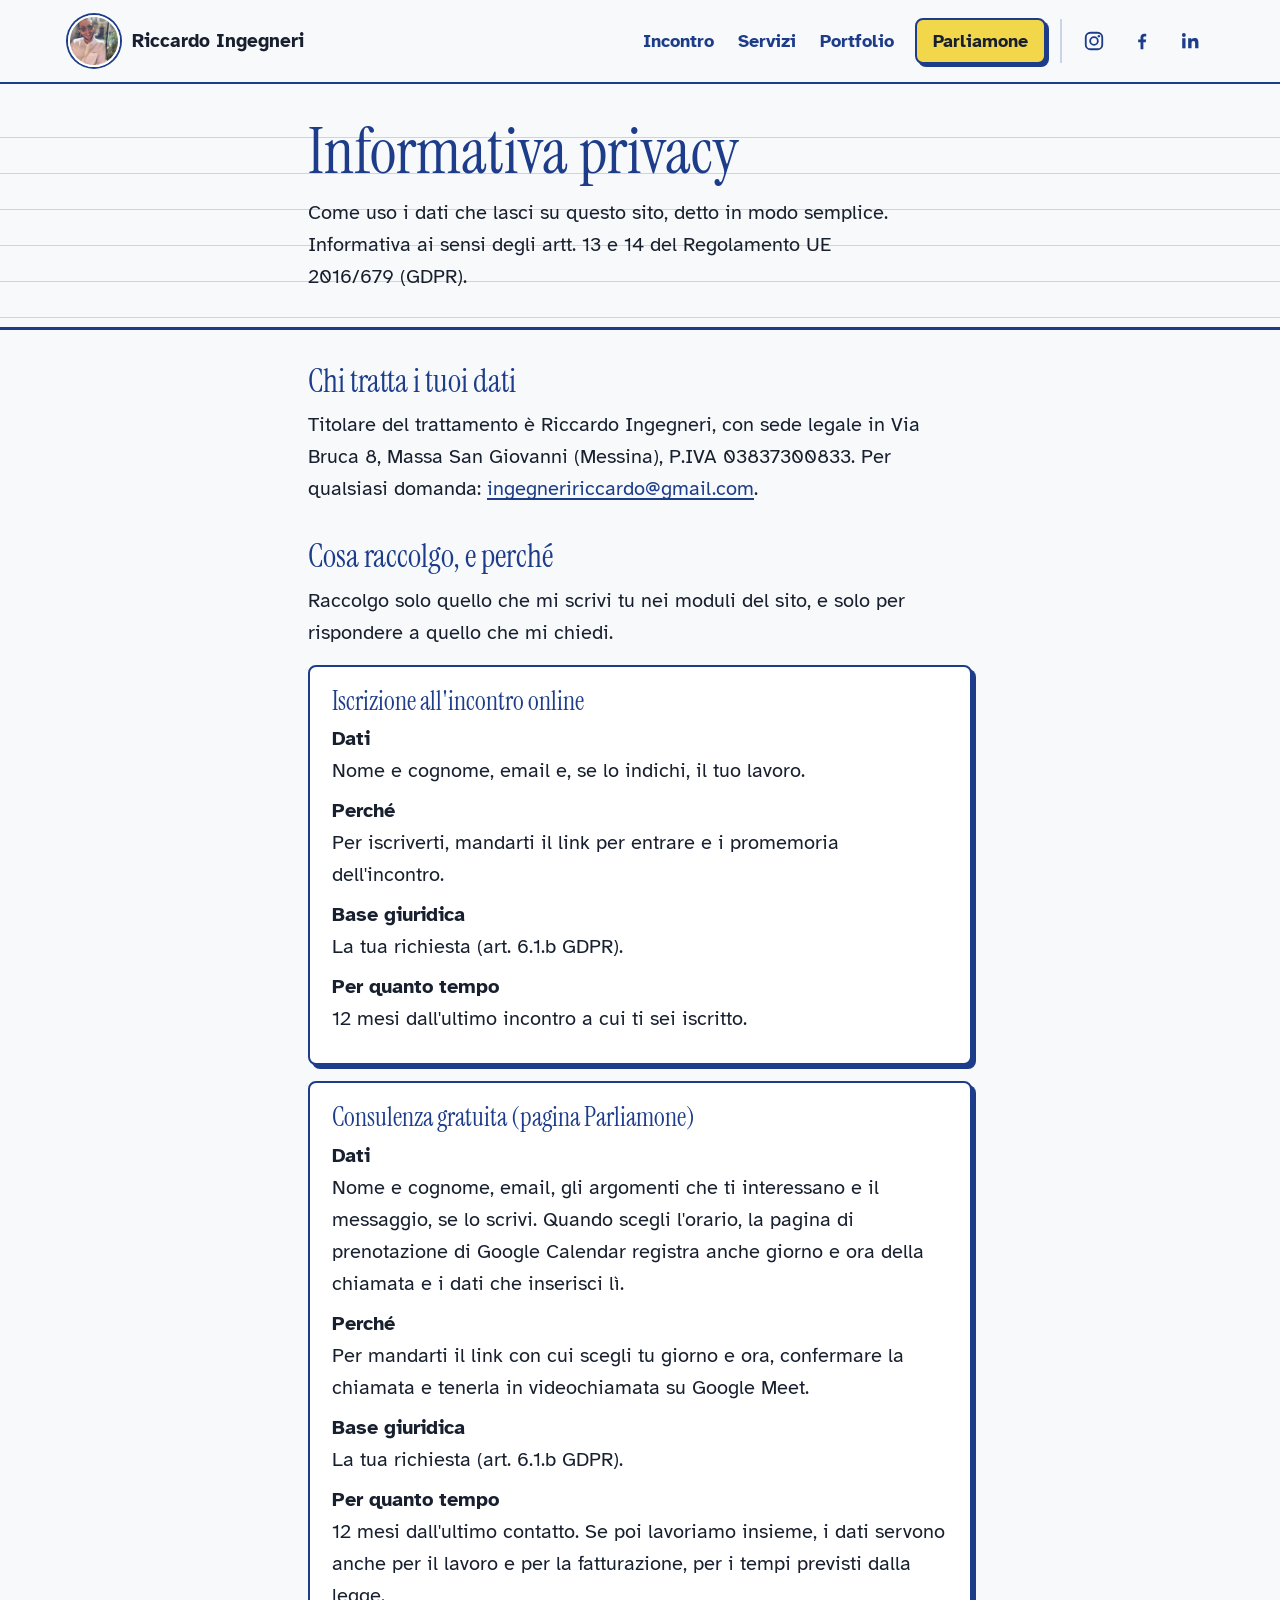
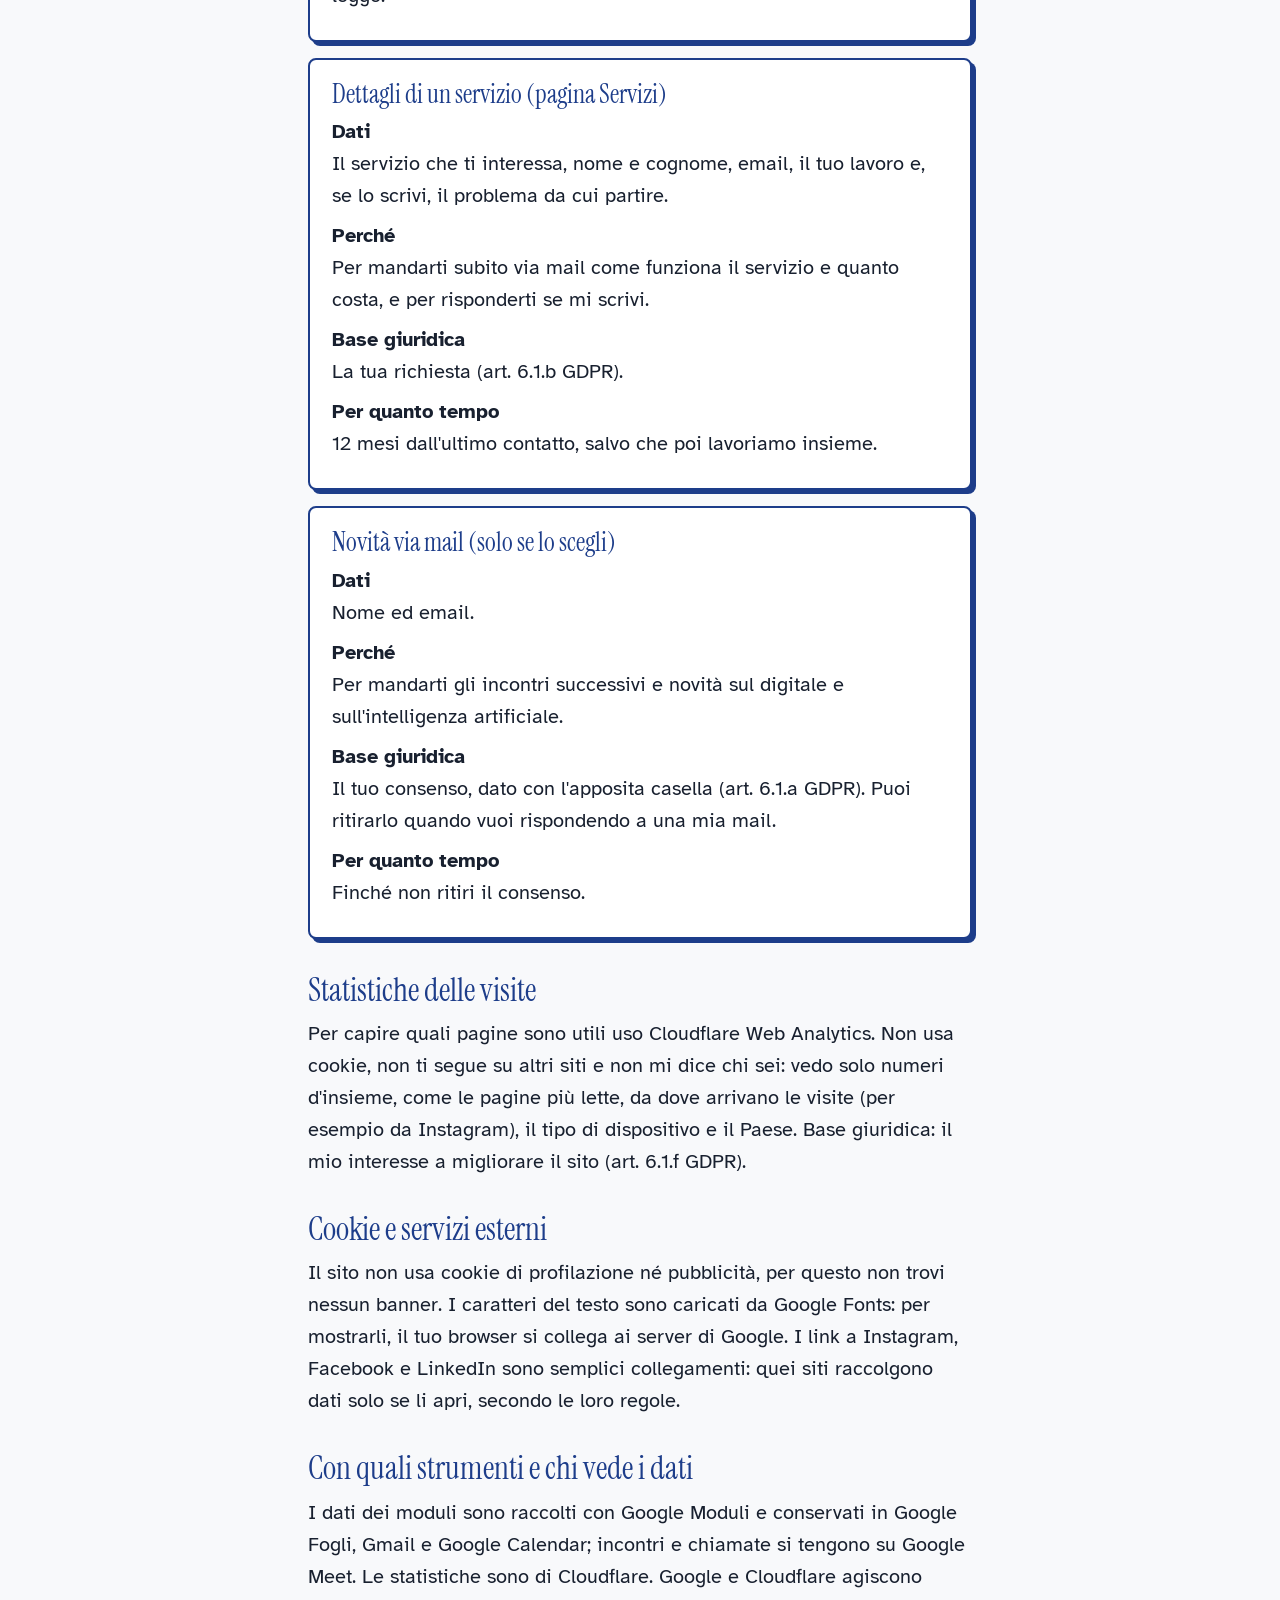
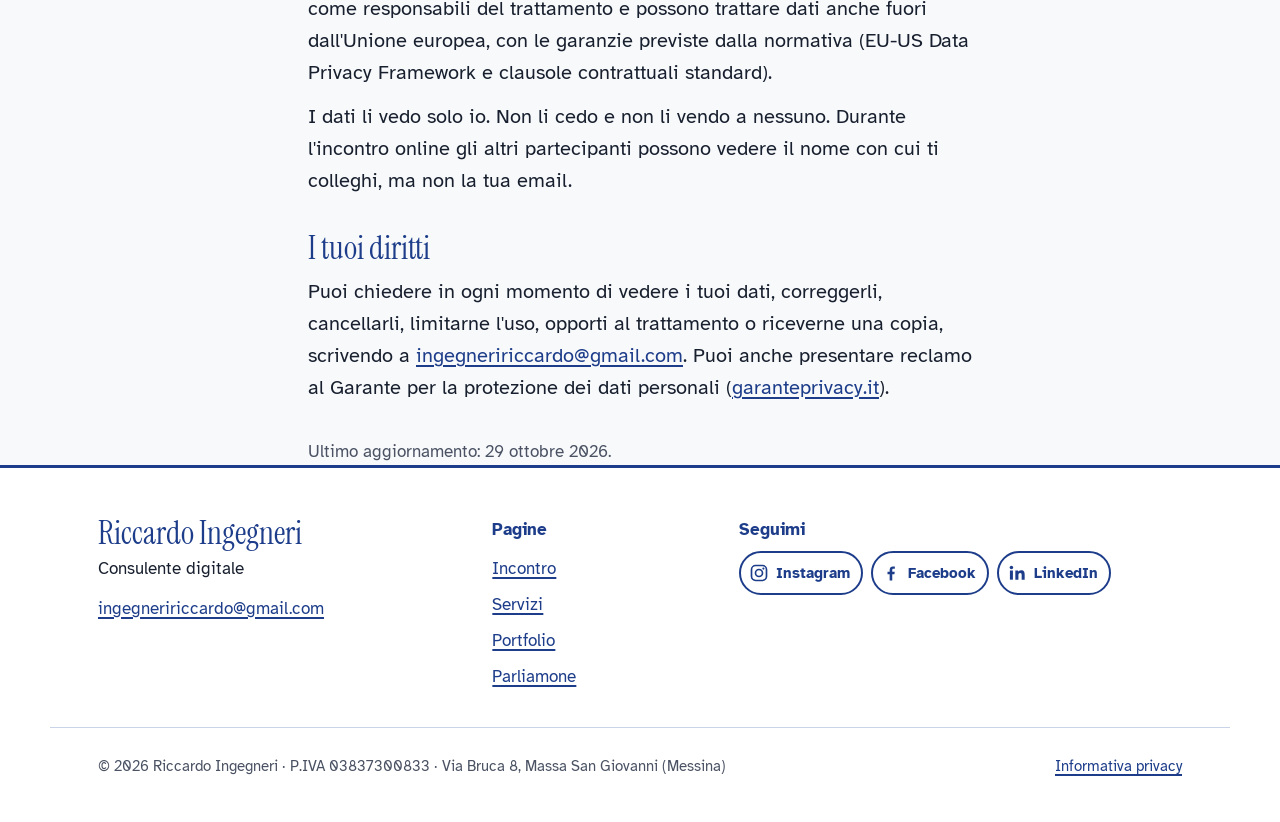
<file: webinar/privacy.html>
<!doctype html>
<html lang="it">
<head>
<meta charset="utf-8">
<meta name="viewport" content="width=device-width, initial-scale=1">
<title>Informativa privacy · Riccardo Ingegneri</title>
<meta name="robots" content="noindex">
<link rel="canonical" href="https://riccardoingegneri.it/privacy/">
<meta http-equiv="refresh" content="0; url=/privacy/">
<script>location.replace('/privacy/');</script>
<style>body{margin:0;padding:48px 20px;font:18px/1.5 Arial,sans-serif;color:#18202f;background:#f8f9fb}a{color:#1d3d8a}</style>
</head>
<body>
<p>L'informativa si è spostata: <a href="/privacy/">riccardoingegneri.it/privacy</a>.</p>
</body>
</html>
</file>
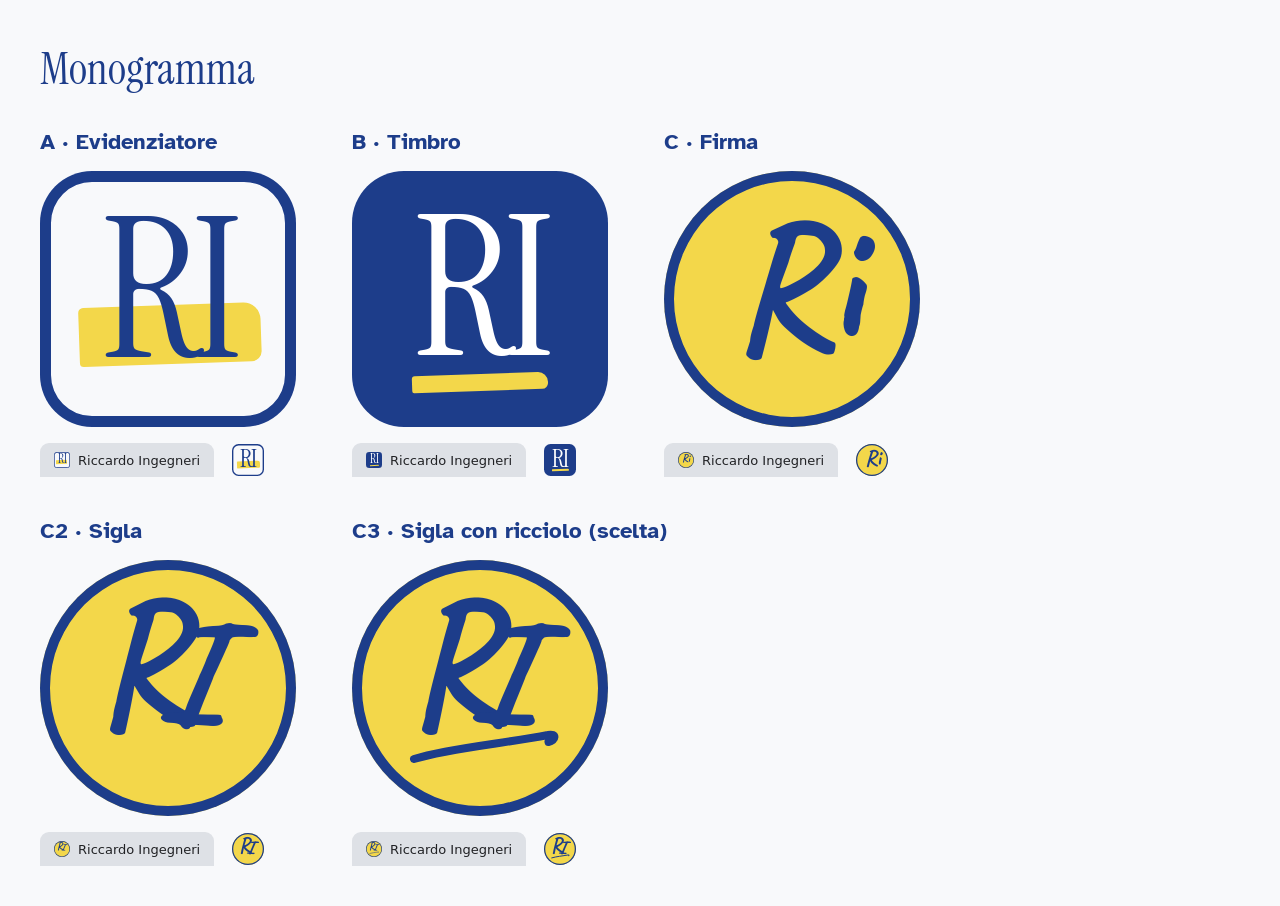
<file: strumenti/logo/logo.html>
<!doctype html>
<html lang="it">
<head>
<meta charset="utf-8">
<!-- Monogramma «RI»: tre proposte. Si vedono qui a grandezza piena e come icona delle schede (32 e 16 px).
     I PNG si rifanno con: python strumenti/logo/logo.py -->
<link href="https://fonts.googleapis.com/css2?family=Atkinson+Hyperlegible:wght@700&family=Instrument+Serif&family=Caveat:wght@700&display=swap" rel="stylesheet">
<style>
body{margin:0;padding:40px;background:#f8f9fb;font-family:'Atkinson Hyperlegible',sans-serif;color:#18202f}
h1{font-family:'Instrument Serif',serif;font-weight:400;color:#1d3d8a;font-size:44px;margin:0 0 30px}
.riga{display:flex;gap:56px;flex-wrap:wrap}
.prova{display:flex;flex-direction:column;gap:16px;align-items:flex-start}
.prova b{font-size:22px;color:#1d3d8a}
.piccole{display:flex;gap:18px;align-items:center}
.tab{display:flex;align-items:center;gap:8px;height:34px;padding:0 14px;background:#dee1e6;border-radius:9px 9px 0 0;font:13px system-ui,sans-serif;color:#202124}

/* le icone: quadrato 512, scalato con zoom per le prove piccole */
.ico{width:512px;height:512px;position:relative;overflow:hidden;flex:none}
.p256{zoom:.5}.p32{zoom:.0625}.p16{zoom:.03125}

/* A · evidenziatore: come il titolo della home */
.a{background:#f8f9fb;border-radius:104px;box-shadow:inset 0 0 0 22px #1d3d8a}
.a span{position:absolute;left:0;right:0;top:44px;text-align:center;font-family:'Instrument Serif',serif;font-size:390px;line-height:1;color:#1d3d8a;letter-spacing:-14px;z-index:1}
.a::before{content:"";position:absolute;left:78px;right:70px;top:268px;height:118px;background:#f3d74a;border-radius:10px 34px 20px 8px;transform:rotate(-2deg)}

/* B · timbro: pieno blu, lettere bianche, tratto giallo */
.b{background:#1d3d8a;border-radius:104px}
.b span{position:absolute;left:0;right:0;top:40px;text-align:center;font-family:'Instrument Serif',serif;font-size:390px;line-height:1;color:#fff;letter-spacing:-14px}
.b::after{content:"";position:absolute;left:120px;right:120px;bottom:72px;height:34px;background:#f3d74a;border-radius:6px 20px 12px 4px;transform:rotate(-2deg)}

/* C · firma: «Ri» scritto a mano su un cerchio giallo */
.c{background:#f3d74a;border-radius:50%;box-shadow:inset 0 0 0 20px #1d3d8a}
.c span{position:absolute;left:0;right:0;top:46px;text-align:center;font-family:'Caveat',cursive;font-weight:700;font-size:360px;line-height:1;color:#1d3d8a;transform:rotate(-6deg)}

/* C2 · sigla: R e I separate, la I si appoggia sulla gamba della R; C3 aggiunge il ricciolo della firma */
.s{background:#f3d74a;border-radius:50%;box-shadow:inset 0 0 0 20px #1d3d8a}
.s .r,.s .i{position:absolute;font-family:'Caveat',cursive;font-weight:700;line-height:1;color:#1d3d8a}
.s .r{left:96px;top:30px;font-size:350px;transform:rotate(-8deg)}
.s .i{left:238px;top:66px;font-size:310px;transform:rotate(6deg)}
.s svg{position:absolute;left:0;top:0;width:512px;height:512px}
</style>
</head>
<body>
<h1>Monogramma</h1>
<div class="riga">
  <div class="prova"><b>A · Evidenziatore</b><div class="ico p256 a" id="a"><span>RI</span></div>
    <div class="piccole"><div class="tab"><div class="ico p16 a"><span>RI</span></div>Riccardo Ingegneri</div><div class="ico p32 a"><span>RI</span></div></div></div>
  <div class="prova"><b>B · Timbro</b><div class="ico p256 b" id="b"><span>RI</span></div>
    <div class="piccole"><div class="tab"><div class="ico p16 b"><span>RI</span></div>Riccardo Ingegneri</div><div class="ico p32 b"><span>RI</span></div></div></div>
  <div class="prova"><b>C · Firma</b><div class="ico p256 c" id="c"><span>Ri</span></div>
    <div class="piccole"><div class="tab"><div class="ico p16 c"><span>Ri</span></div>Riccardo Ingegneri</div><div class="ico p32 c"><span>Ri</span></div></div></div>
</div>
<div style="height:40px"></div>
<div class="riga">
  <div class="prova"><b>C2 · Sigla</b><div class="ico p256 s"><span class="r">R</span><span class="i">I</span></div>
    <div class="piccole"><div class="tab"><div class="ico p16 s"><span class="r">R</span><span class="i">I</span></div>Riccardo Ingegneri</div><div class="ico p32 s"><span class="r">R</span><span class="i">I</span></div></div></div>
  <div class="prova"><b>C3 · Sigla con ricciolo (scelta)</b><div class="ico p256 s" id="sigla"><span class="r">R</span><span class="i">I</span><svg viewBox="0 0 512 512"><path d="M124 398 C 196 376, 298 368, 392 350 C 410 346, 408 361, 393 364" fill="none" stroke="#1d3d8a" stroke-width="16" stroke-linecap="round"/></svg></div>
    <div class="piccole"><div class="tab"><div class="ico p16 s"><span class="r">R</span><span class="i">I</span><svg viewBox="0 0 512 512"><path d="M124 398 C 196 376, 298 368, 392 350 C 410 346, 408 361, 393 364" fill="none" stroke="#1d3d8a" stroke-width="16" stroke-linecap="round"/></svg></div>Riccardo Ingegneri</div><div class="ico p32 s"><span class="r">R</span><span class="i">I</span><svg viewBox="0 0 512 512"><path d="M124 398 C 196 376, 298 368, 392 350 C 410 346, 408 361, 393 364" fill="none" stroke="#1d3d8a" stroke-width="16" stroke-linecap="round"/></svg></div></div></div>
</div>
</body>
</html>
</file>
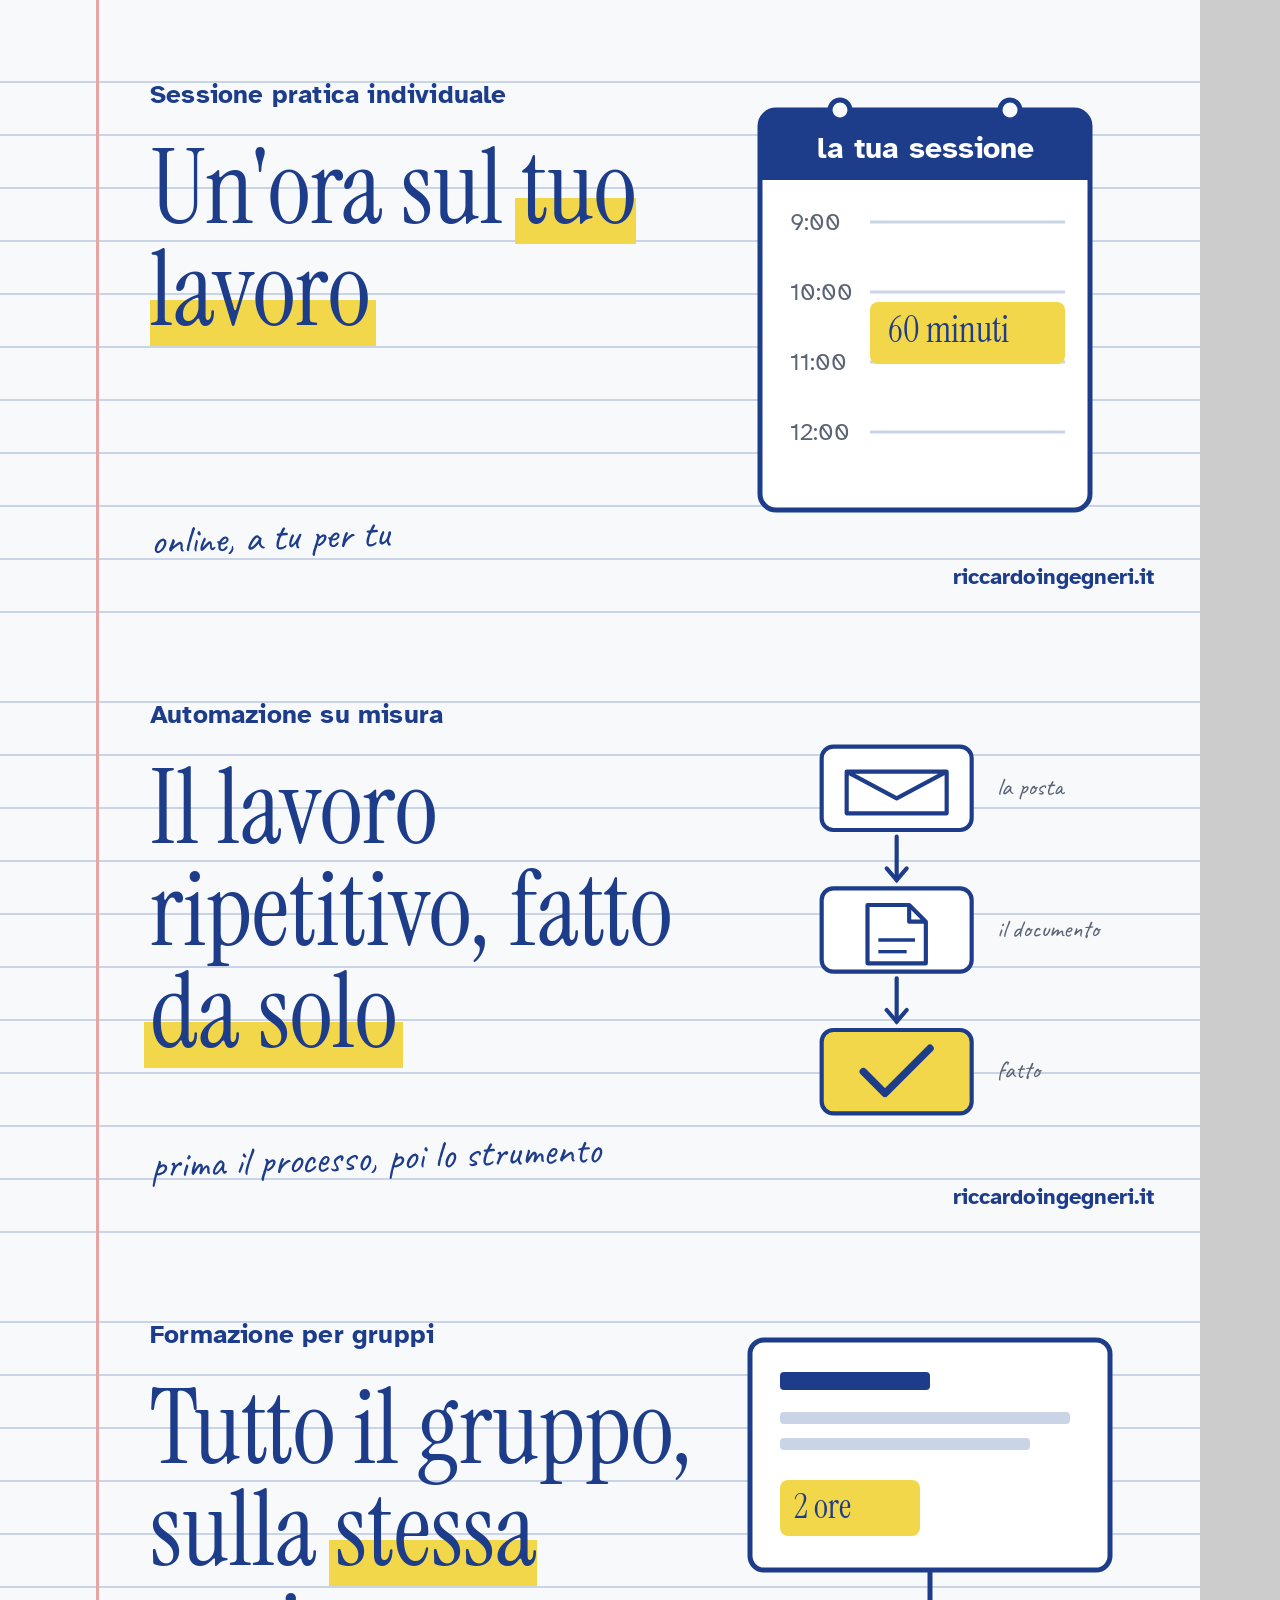
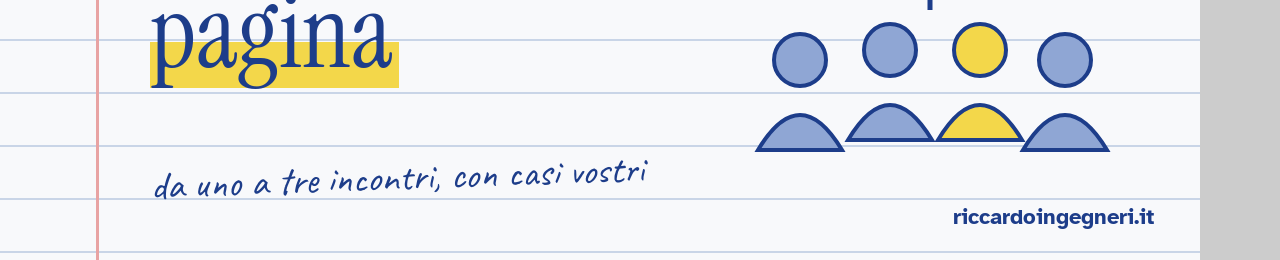
<file: strumenti/mail/copertine.html>
<!doctype html>
<html lang="it">
<head>
<meta charset="utf-8">
<!-- Copertine delle mail dei servizi (1200x620). Si rifanno con: python strumenti/mail/copertine.py -->
<link href="https://fonts.googleapis.com/css2?family=Atkinson+Hyperlegible:wght@400;700&family=Instrument+Serif&family=Caveat:wght@700&display=swap" rel="stylesheet">
<style>
:root{--ink:#1d3d8a;--text:#18202f;--paper:#f8f9fb;--rule:#c9d5e7;--lamp:#f3d74a;--cielo:#8fa6d4}
*{box-sizing:border-box;margin:0}
body{background:#ccc}
.cop{width:1200px;height:620px;position:relative;overflow:hidden;font-family:'Atkinson Hyperlegible',sans-serif;color:var(--text);
  background-color:var(--paper);background-image:repeating-linear-gradient(to bottom,transparent 0 51px,var(--rule) 51px 53px);background-position:0 30px}
.cop::before{content:"";position:absolute;left:96px;top:0;bottom:0;width:3px;background:#e8a3a3}
.testo{position:absolute;left:150px;top:78px;width:560px}
.tipo{font-size:26px;font-weight:700;color:var(--ink);letter-spacing:.2px}
h1{font-family:'Instrument Serif',serif;font-weight:400;font-size:104px;line-height:.98;color:var(--ink);margin-top:26px}
h1 span{background:linear-gradient(transparent 58%,var(--lamp) 58%,var(--lamp) 92%,transparent 92%);padding:0 6px;margin:0 -6px}
.nota{font-family:'Caveat',cursive;font-size:40px;color:var(--ink);position:absolute;left:150px;bottom:58px;transform:rotate(-2deg)}
.disegno{position:absolute;right:70px;top:70px;width:400px;height:480px}
.firma{position:absolute;right:46px;bottom:30px;font-size:22px;font-weight:700;color:var(--ink)}
</style>
</head>
<body>

<!-- Sessione pratica: il foglio d'agenda con un'ora segnata -->
<div class="cop" id="sessione">
  <div class="testo">
    <p class="tipo">Sessione pratica individuale</p>
    <h1>Un'ora sul <span>tuo lavoro</span></h1>
  </div>
  <p class="nota">online, a tu per tu</p>
  <svg class="disegno" viewBox="0 0 400 480" aria-hidden="true">
    <rect x="30" y="40" width="330" height="400" rx="16" fill="#fff" stroke="#1d3d8a" stroke-width="5"/>
    <rect x="30" y="40" width="330" height="70" rx="16" fill="#1d3d8a"/>
    <rect x="30" y="90" width="330" height="20" fill="#1d3d8a"/>
    <circle cx="110" cy="40" r="10" fill="#f8f9fb" stroke="#1d3d8a" stroke-width="5"/>
    <circle cx="280" cy="40" r="10" fill="#f8f9fb" stroke="#1d3d8a" stroke-width="5"/>
    <text x="195" y="88" text-anchor="middle" font-family="Atkinson Hyperlegible" font-weight="700" font-size="30" fill="#fff">la tua sessione</text>
    <g font-family="Atkinson Hyperlegible" font-size="24" fill="#5b6475">
      <text x="60" y="160">9:00</text><text x="60" y="230">10:00</text><text x="60" y="300">11:00</text><text x="60" y="370">12:00</text>
    </g>
    <g stroke="#c9d5e7" stroke-width="3"><line x1="140" y1="152" x2="335" y2="152"/><line x1="140" y1="222" x2="335" y2="222"/><line x1="140" y1="292" x2="335" y2="292"/><line x1="140" y1="362" x2="335" y2="362"/></g>
    <rect x="140" y="232" width="195" height="62" rx="8" fill="#f3d74a"/>
    <text x="158" y="272" font-family="Instrument Serif" font-size="36" fill="#1d3d8a">60 minuti</text>
  </svg>
  <p class="firma">riccardoingegneri.it</p>
</div>

<!-- Automazione: tre passaggi che si fanno da soli -->
<div class="cop" id="automazione">
  <div class="testo">
    <p class="tipo">Automazione su misura</p>
    <h1>Il lavoro ripetitivo, fatto <span>da solo</span></h1>
  </div>
  <p class="nota">prima il processo, poi lo strumento</p>
  <svg class="disegno" viewBox="0 0 480 480" aria-hidden="true">
    <g font-family="Atkinson Hyperlegible" font-weight="700" font-size="24" fill="#1d3d8a" text-anchor="middle">
      <rect x="110" y="20" width="180" height="100" rx="14" fill="#fff" stroke="#1d3d8a" stroke-width="5"/>
      <path d="M140 50 h120 v50 h-120 z M140 50 l60 32 l60 -32" fill="none" stroke="#1d3d8a" stroke-width="5" stroke-linejoin="round"/>
      <rect x="110" y="190" width="180" height="100" rx="14" fill="#fff" stroke="#1d3d8a" stroke-width="5"/>
      <path d="M165 210 h50 l20 20 v50 h-70 z M215 210 v20 h20" fill="none" stroke="#1d3d8a" stroke-width="5" stroke-linejoin="round"/>
      <line x1="178" y1="252" x2="222" y2="252" stroke="#1d3d8a" stroke-width="4"/><line x1="178" y1="266" x2="212" y2="266" stroke="#1d3d8a" stroke-width="4"/>
      <rect x="110" y="360" width="180" height="100" rx="14" fill="#f3d74a" stroke="#1d3d8a" stroke-width="5"/>
      <path d="M160 410 l26 26 l54 -54" fill="none" stroke="#1d3d8a" stroke-width="9" stroke-linecap="round" stroke-linejoin="round"/>
    </g>
    <g stroke="#1d3d8a" stroke-width="5" fill="none" stroke-linecap="round">
      <path d="M200 128 v52"/><path d="M188 166 l12 14 l12 -14"/>
      <path d="M200 298 v52"/><path d="M188 336 l12 14 l12 -14"/>
    </g>
    <text x="320" y="78" font-family="Caveat" font-size="30" fill="#5b6475">la posta</text>
    <text x="320" y="248" font-family="Caveat" font-size="30" fill="#5b6475">il documento</text>
    <text x="320" y="418" font-family="Caveat" font-size="30" fill="#5b6475">fatto</text>
  </svg>
  <p class="firma">riccardoingegneri.it</p>
</div>

<!-- Formazione: il gruppo davanti alla stessa lavagna -->
<div class="cop" id="formazione">
  <div class="testo">
    <p class="tipo">Formazione per gruppi</p>
    <h1>Tutto il gruppo, sulla <span>stessa pagina</span></h1>
  </div>
  <p class="nota">da uno a tre incontri, con casi vostri</p>
  <svg class="disegno" viewBox="0 0 400 480" aria-hidden="true">
    <rect x="20" y="30" width="360" height="230" rx="14" fill="#fff" stroke="#1d3d8a" stroke-width="5"/>
    <rect x="50" y="62" width="150" height="18" rx="4" fill="#1d3d8a"/>
    <rect x="50" y="102" width="290" height="12" rx="4" fill="#c9d5e7"/><rect x="50" y="128" width="250" height="12" rx="4" fill="#c9d5e7"/>
    <rect x="50" y="170" width="140" height="56" rx="8" fill="#f3d74a"/>
    <text x="64" y="208" font-family="Instrument Serif" font-size="34" fill="#1d3d8a">2 ore</text>
    <line x1="200" y1="260" x2="200" y2="300" stroke="#1d3d8a" stroke-width="5"/>
    <g fill="#8fa6d4" stroke="#1d3d8a" stroke-width="4">
      <circle cx="70" cy="350" r="26"/><path d="M28 440 q42 -70 84 0 z"/>
      <circle cx="160" cy="340" r="26"/><path d="M118 430 q42 -70 84 0 z"/>
      <circle cx="250" cy="340" r="26" fill="#f3d74a"/><path d="M208 430 q42 -70 84 0 z" fill="#f3d74a"/>
      <circle cx="335" cy="350" r="26"/><path d="M293 440 q42 -70 84 0 z"/>
    </g>
  </svg>
  <p class="firma">riccardoingegneri.it</p>
</div>

</body>
</html>
</file>
<file: assets/sito.css>
/* Parti comuni a tutte le pagine: menu, entrate morbide allo scroll, evidenziatore,
   moduli che si riempiono passo dopo passo, timbro finale. Lo script è in sito.js. */


/* ---------- menu ---------- */
/* L'header resta sempre: in cima è pieno, scendendo si stringe in una striscia sottile (classe .stretto, da sito.js).
   È fisso sopra la pagina e il corpo gli lascia il posto, così stringendosi non fa saltare il testo. */
:root{--barra:84px}
body{padding-top:var(--barra)}
.barra-sito{position:fixed;top:0;left:0;right:0;z-index:50;background:rgba(248,249,251,.94);-webkit-backdrop-filter:saturate(1.4) blur(10px);backdrop-filter:saturate(1.4) blur(10px);border-bottom:2px solid #1d3d8a;transition:box-shadow .3s}
.barra-sito.stretto{box-shadow:0 6px 18px rgba(16,32,80,.10)}
.barra-in{max-width:1180px;margin:0 auto;padding:0 18px;display:flex;align-items:center;gap:14px;min-height:82px;transition:min-height .35s cubic-bezier(.2,.7,.2,1)}
.stretto .barra-in{min-height:50px}
.marchio{display:inline-flex;align-items:center;gap:12px;min-height:48px;text-decoration:none;color:#18202f;font-weight:700;font-size:19px;white-space:nowrap}
.marchio img{width:52px;height:52px;border-radius:50%;object-fit:cover;object-position:50% 25%;border:2px solid #fff;box-shadow:0 0 0 2px #1d3d8a;transition:transform .3s cubic-bezier(.3,1.6,.5,1),width .35s,height .35s}
.stretto .marchio img{width:34px;height:34px}
.marchio span{transition:font-size .35s}
.stretto .marchio span{font-size:17px}
.marchio:hover img{transform:rotate(-8deg) scale(1.06)}
.barra-sito ul{display:flex;align-items:center;gap:2px;margin:0 0 0 auto;padding:0;list-style:none}
.barra-sito ul a{position:relative;z-index:0;display:inline-flex;align-items:center;min-height:44px;padding:0 11px;font-size:18px;font-weight:700;color:#1d3d8a;text-decoration:none;white-space:nowrap;transition:font-size .35s}
.stretto ul a{font-size:16px}
.barra-sito ul a::after{content:"";position:absolute;left:8px;right:8px;bottom:10px;height:9px;background:#f3d74a;border-radius:2px 7px 4px 2px;z-index:-1;transform:scaleX(0);transform-origin:left center;transition:transform .4s cubic-bezier(.6,.05,.3,1)}
.barra-sito ul a:hover::after,.barra-sito ul a[aria-current]::after{transform:scaleX(1)}
.barra-sito ul a.parla{margin-left:8px;padding:0 16px;min-height:46px;background:#f3d74a;color:#18202f;border:2px solid #1d3d8a;border-radius:8px;box-shadow:3px 3px 0 #1d3d8a;transition:transform .15s,box-shadow .15s,min-height .35s,font-size .35s}
.stretto ul a.parla{min-height:38px}
.barra-sito ul a.parla::after{display:none}
.barra-sito ul a.parla:hover{transform:translate(-1px,-1px);box-shadow:4px 4px 0 #1d3d8a}
.barra-sito ul a.parla:active{transform:translate(2px,2px);box-shadow:1px 1px 0 #1d3d8a}
.barra-social{display:flex;gap:4px;margin:0;padding-left:10px;border-left:2px solid #c9d5e7}
.barra-social a{display:inline-flex;align-items:center;justify-content:center;width:44px;height:44px;border-radius:50%;color:#1d3d8a;transition:background .15s,transform .15s}
.barra-social a:hover{background:#f3d74a;transform:translateY(-1px)}
.barra-social svg{width:22px;height:22px;transition:width .35s,height .35s}
.stretto .barra-social svg{width:19px;height:19px}
.barra-sito a:focus-visible{outline:3px solid #f3d74a;outline-offset:2px}
.avanzamento{position:absolute;left:0;right:0;bottom:-2px;height:3px;background:#f3d74a;transform-origin:left center;transform:scaleX(var(--p,0))}
[id]{scroll-margin-top:70px}
@media (prefers-reduced-motion:reduce){.barra-sito,.barra-sito *{transition:none!important}}

/* telefono: in alto due righe (nome e social, poi il menu); scendendo resta solo la riga del menu */
@media (max-width:760px){
  :root{--barra:116px}
  .barra-in{display:grid;grid-template-columns:1fr auto;grid-template-areas:"marchio social" "menu menu";gap:0 8px;min-height:0;padding:6px 10px 2px}
  .stretto .barra-in{min-height:0;padding:2px 10px}
  .marchio{grid-area:marchio;font-size:18px;min-height:52px}
  .marchio img{width:44px;height:44px}
  .barra-social{grid-area:social;border-left:0;padding-left:0}
  .marchio,.barra-social{max-height:60px;overflow:hidden;transition:max-height .35s cubic-bezier(.2,.7,.2,1),opacity .25s}
  .stretto .marchio,.stretto .barra-social{max-height:0;min-height:0;opacity:0;pointer-events:none}
  .barra-sito ul{grid-area:menu;margin:0;justify-content:space-between;border-top:1px solid #c9d5e7}
  .stretto ul{border-top-color:transparent}
  .barra-sito ul a{padding:0 6px;font-size:16px}
  .stretto ul a{font-size:15px}
  .barra-sito ul a.parla{padding:0 11px;margin-left:2px;min-height:40px}
  .stretto ul a.parla{min-height:36px}
}

/* ---------- piè di pagina: le stesse voci del menu ---------- */
.piede-link{display:flex;justify-content:center;flex-wrap:wrap;gap:4px 18px;margin-bottom:10px;font-weight:700}

/* ---------- piè di pagina: in orizzontale, come di norma; su telefono in colonna, allineato a sinistra ---------- */
footer.piede{border-top:3px solid #1d3d8a;padding:0;text-align:left;font-size:17px;line-height:1.6;background:#fff}
.piede-in{max-width:1180px;margin:0 auto;padding:36px 22px 26px;display:grid;gap:28px}
.piede p{margin:0}
.piede-nome{font-family:'Instrument Serif',Georgia,serif;font-size:32px;line-height:1.1;color:#1d3d8a}
.piede-chi p+p{margin-top:4px}
.piede-tit{font-weight:700;color:#1d3d8a;margin-bottom:8px!important}
.piede ul{list-style:none;margin:0;padding:0;display:flex;flex-wrap:wrap;gap:0 18px}
.piede a{display:inline-flex;min-height:44px;align-items:center}
.piede .social a{min-height:44px}
.piede-fondo{max-width:1180px;margin:0 auto;padding:14px 22px 30px;border-top:1px solid #c9d5e7;display:flex;flex-wrap:wrap;justify-content:space-between;align-items:center;gap:4px 24px;font-size:15px;color:#4a5263}
@media (min-width:900px){
  .piede-in{grid-template-columns:minmax(0,1.2fr) minmax(0,.7fr) minmax(0,1.5fr);gap:40px;padding:48px 48px 32px}
  .piede ul{flex-direction:column}
  .piede ul a{min-height:36px}
  .piede-fondo{padding:16px 48px 34px}
}

/* ---------- social: piccoli, sempre gli stessi tre, mai invadenti ---------- */
.social{display:flex;flex-wrap:wrap;gap:8px;margin:0;align-items:center}
footer .social{margin:0}
.social a{display:inline-flex;align-items:center;gap:7px;min-height:44px;padding:0 11px 0 8px;border:2px solid #1d3d8a;border-radius:999px;background:#fff;color:#1d3d8a;font-weight:700;font-size:15px;text-decoration:none;transition:transform .15s,background .15s}
.social a:hover{background:#f3d74a;transform:translateY(-1px)}
.social svg{width:20px;height:20px;flex:none}
.social-titolo{font-weight:700;color:#1d3d8a;margin:22px 0 8px}

/* ---------- entrate morbide allo scroll ---------- */
@media (prefers-reduced-motion:no-preference){
  .js .entra{opacity:0;transform:translateY(26px);transition:opacity .9s cubic-bezier(.2,.7,.2,1),transform 1s cubic-bezier(.2,.7,.2,1);transition-delay:calc(var(--i,0) * 110ms)}
  .js .entra.visto{opacity:1;transform:none}
}

/* ---------- evidenziatore che passa quando la parola arriva sullo schermo ---------- */
.segno{position:relative;z-index:0;white-space:nowrap}
.segno::before{content:"";position:absolute;left:-4px;right:-6px;bottom:.1em;height:.4em;background:#f3d74a;opacity:.85;z-index:-1;border-radius:3px 10px 6px 2px;transform-origin:left center}
@media (prefers-reduced-motion:no-preference){
  .js .segno::before{transform:scaleX(0);transition:transform .8s cubic-bezier(.6,.05,.3,1) .3s}
  .js .segno.visto::before{transform:scaleX(1)}
}

/* ---------- caselle che si spuntano da sole mentre scorri ---------- */
.list .box{position:relative;transition:background .3s ease calc(var(--i,0) * 140ms + .4s)}
.list .box::after{content:"";position:absolute;left:5px;top:0;width:6px;height:11px;border:solid #fff;border-width:0 3px 3px 0;transform:rotate(45deg) scale(0);transition:transform .4s cubic-bezier(.3,1.6,.5,1) calc(var(--i,0) * 140ms + .5s)}
.list li.visto .box{background:#1d3d8a}
.list li.visto .box::after{transform:rotate(45deg) scale(1)}

/* ---------- moduli: barra dei passi e spunta su ogni campo fatto ---------- */
.tappe{margin:-4px 0 26px}
.tappe-barra{height:10px;border-radius:6px;background:#e1e7f1;overflow:hidden}
.tappe-barra i{display:block;height:100%;border-radius:6px;background:#1d3d8a;transform-origin:left center;transform:scaleX(0);transition:transform .6s cubic-bezier(.2,.8,.2,1),background .3s}
.tappe-testo{margin-top:7px;font-size:16px;font-weight:700;color:#4a5263}
.tappe.pronto .tappe-barra i{background:#f3d74a;box-shadow:inset 0 0 0 2px #1d3d8a}
.tappe.pronto .tappe-testo{color:#1d3d8a}
form .campo{position:relative}
form .campo>label:not(.spunta),form .campo>legend{padding-right:34px}
.campo.ok>label:not(.spunta)::after,.campo.ok>legend::after{content:"✓";position:absolute;right:0;top:0;display:flex;align-items:center;justify-content:center;width:26px;height:26px;border-radius:50%;background:#f3d74a;color:#1d3d8a;font-family:'Atkinson Hyperlegible',system-ui,sans-serif;font-size:15px;font-weight:700}
@media (prefers-reduced-motion:no-preference){
  .campo.ok>label:not(.spunta)::after,.campo.ok>legend::after{animation:pop .5s cubic-bezier(.3,1.7,.5,1)}
  .invito{animation:invito .7s cubic-bezier(.3,1.4,.5,1)}
  .scelto{animation:scelto 1.2s ease}
}
@keyframes pop{from{transform:scale(0) rotate(-40deg)}to{transform:none}}
@keyframes invito{0%,100%{transform:none}30%{transform:translateY(-4px) rotate(-1.2deg)}65%{transform:translateY(0) rotate(.8deg)}}
@keyframes scelto{0%{background:#fff}25%{background:#fbeea6}100%{background:#fff}}

/* ---------- timbro e coriandoli quando il modulo è partito ---------- */
.timbro{position:relative;display:inline-block;margin:0 0 18px;padding:4px 16px 1px;font-family:'Instrument Serif',Georgia,serif;font-size:34px;line-height:1.1;color:#1d3d8a;background:#fff;border:3px solid currentColor;border-radius:8px;transform:rotate(-6deg)}
.coriandolo{position:absolute;left:50%;top:50%;width:16px;height:6px;margin:-3px 0 0 -8px;border-radius:3px;background:#f3d74a;opacity:0;pointer-events:none}
.coriandolo:nth-child(3n){background:#1d3d8a;width:10px}
@media (prefers-reduced-motion:no-preference){
  .timbro{animation:timbra .6s cubic-bezier(.3,1.5,.5,1) both}
  .coriandolo{animation:vola 1s cubic-bezier(.15,.7,.3,1) .28s both}
}
@keyframes timbra{from{opacity:0;transform:rotate(-16deg) scale(2.3)}to{opacity:1;transform:rotate(-6deg) scale(1)}}
@keyframes vola{0%{opacity:1;transform:rotate(var(--a)) translateX(0) scaleX(.3)}70%{opacity:1}100%{opacity:0;transform:rotate(var(--a)) translateX(var(--d)) scaleX(1)}}

/* ---------- sezioni affiancate (da computer): testo da un lato, disegno dall'altro, a lati alterni ---------- */
.sez-vis{display:none}
.polaroid{position:relative;width:200px;margin:22px 0 0;transform:rotate(-2deg)}
.polaroid img{display:block;width:100%;height:auto;aspect-ratio:3/4;object-fit:cover;object-position:50% 30%;border:8px solid #fff;border-bottom-width:36px;box-shadow:0 12px 26px rgba(24,32,47,.18),0 2px 5px rgba(24,32,47,.14)}
.polaroid::before{content:"";position:absolute;top:-12px;left:50%;width:96px;height:26px;margin-left:-48px;background:rgba(243,215,74,.75);transform:rotate(3deg);z-index:1}
.polaroid figcaption{position:absolute;left:0;right:0;bottom:4px;text-align:center;font-family:'Caveat',cursive;font-weight:700;font-size:22px;color:#1d3d8a}
@media (min-width:900px){
  .sez{display:grid;grid-template-columns:minmax(0,1fr) minmax(0,1fr);gap:88px;align-items:center}
  .sez-vis{display:flex;justify-content:center}
  .sez-vis svg{width:100%;max-width:440px;height:auto}
  .sez.inversa>:last-child{order:-1}
  .polaroid{justify-self:center;width:min(100%,320px);margin:0;transform:rotate(-2.5deg)}
  .polaroid figcaption{font-size:28px}
  .sez-modulo{align-items:start}
  .sez-modulo>.sez-testo{position:sticky;top:110px}
}
</file>
